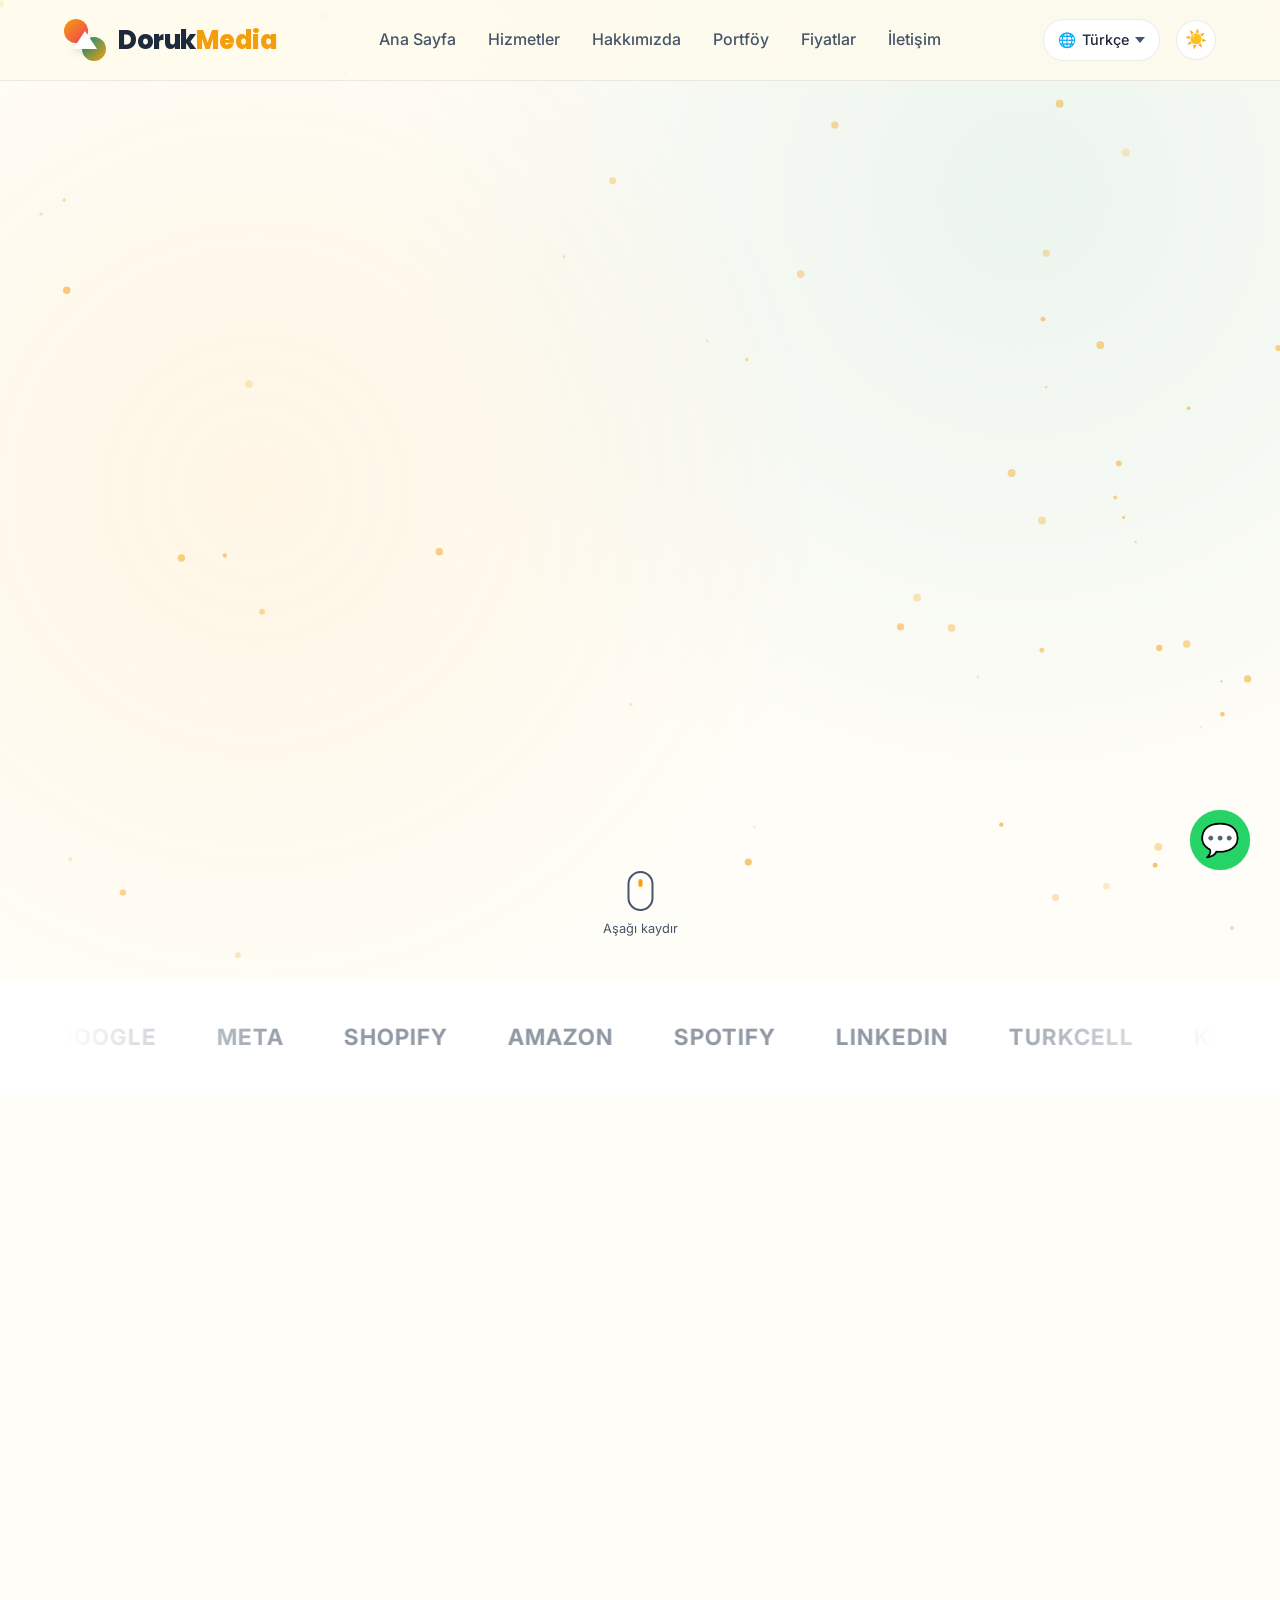
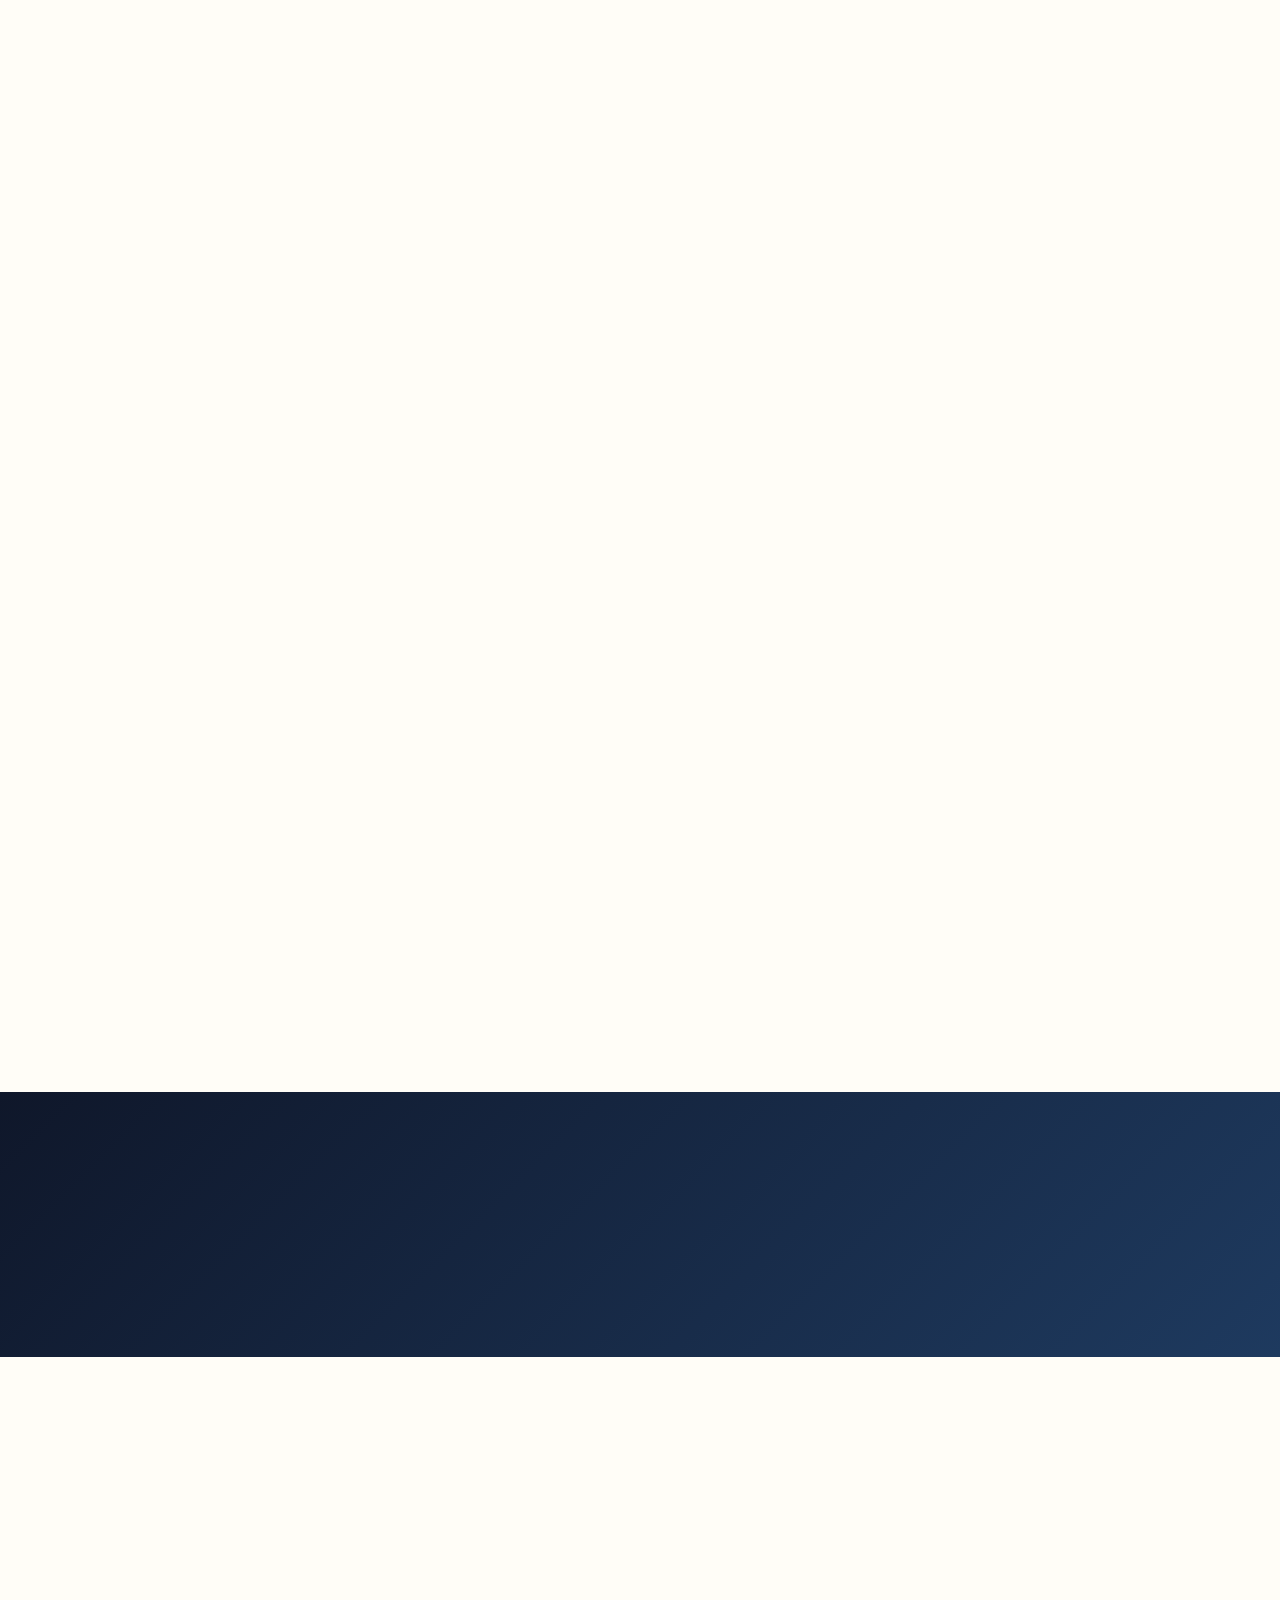
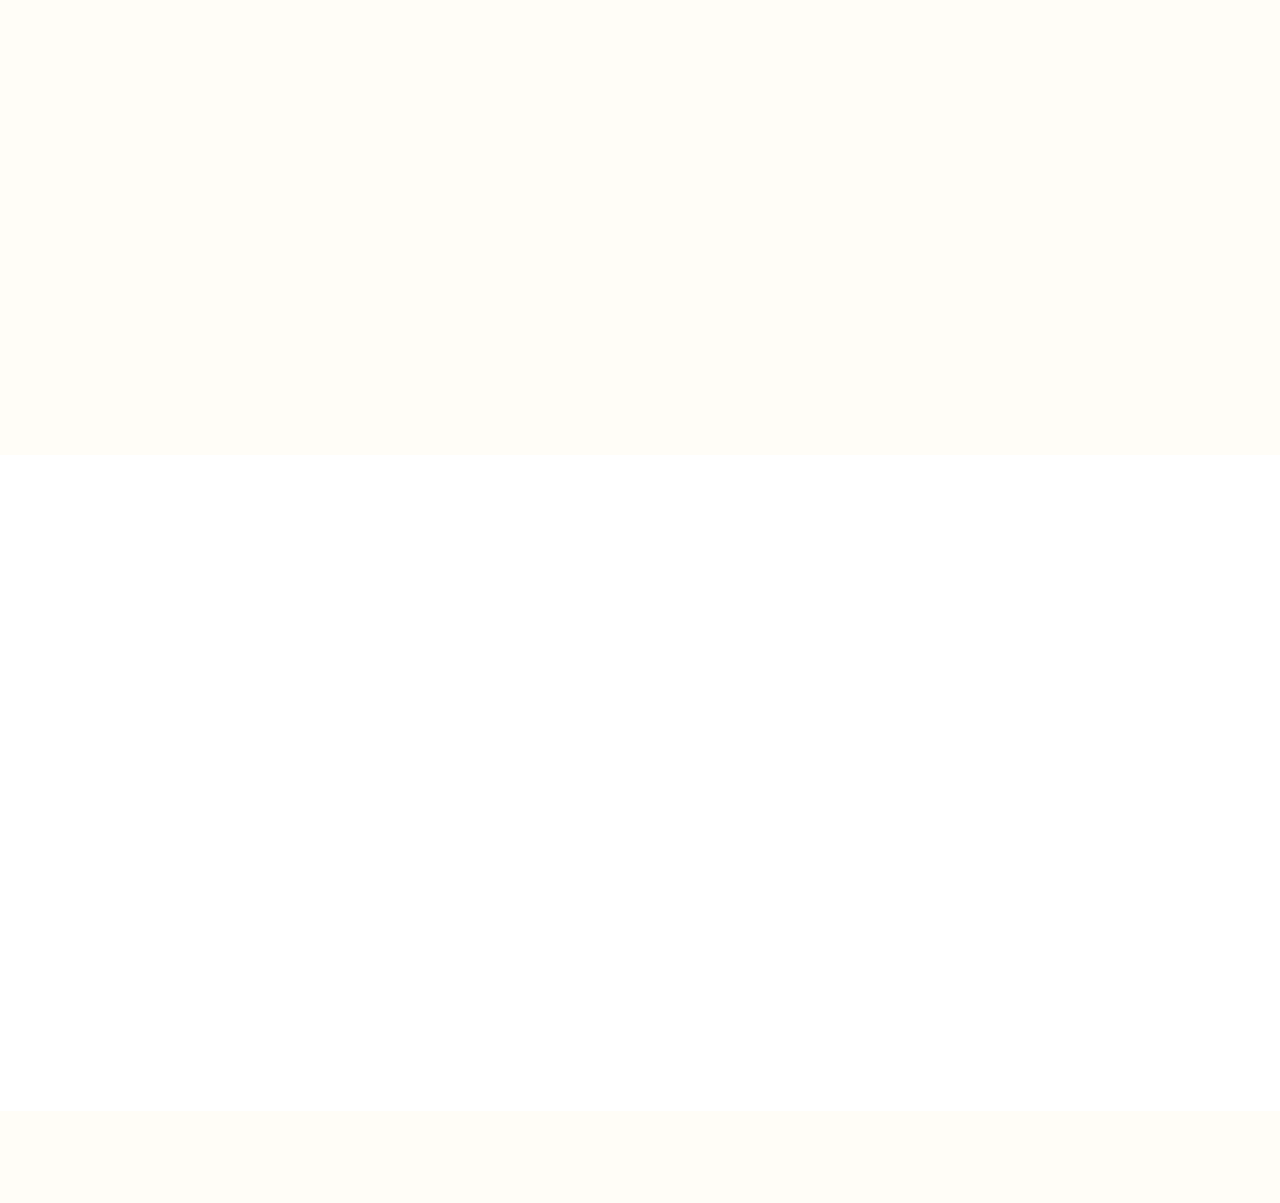
<file: index.html>
<!DOCTYPE html>
<html lang="tr">
<head>
    <meta charset="UTF-8">
    <meta name="viewport" content="width=device-width, initial-scale=1.0">
    <meta http-equiv="refresh" content="0;url=./tr/">
    <link rel="canonical" href="./tr/">
    <title>Doruk Media | Kıbrıs Sosyal Medya Ajansı</title>
</head>
<body>
    <p>Yönlendiriliyorsunuz... <a href="./tr/">Buraya tıklayın</a>.</p>
</body>
</html>
</file>
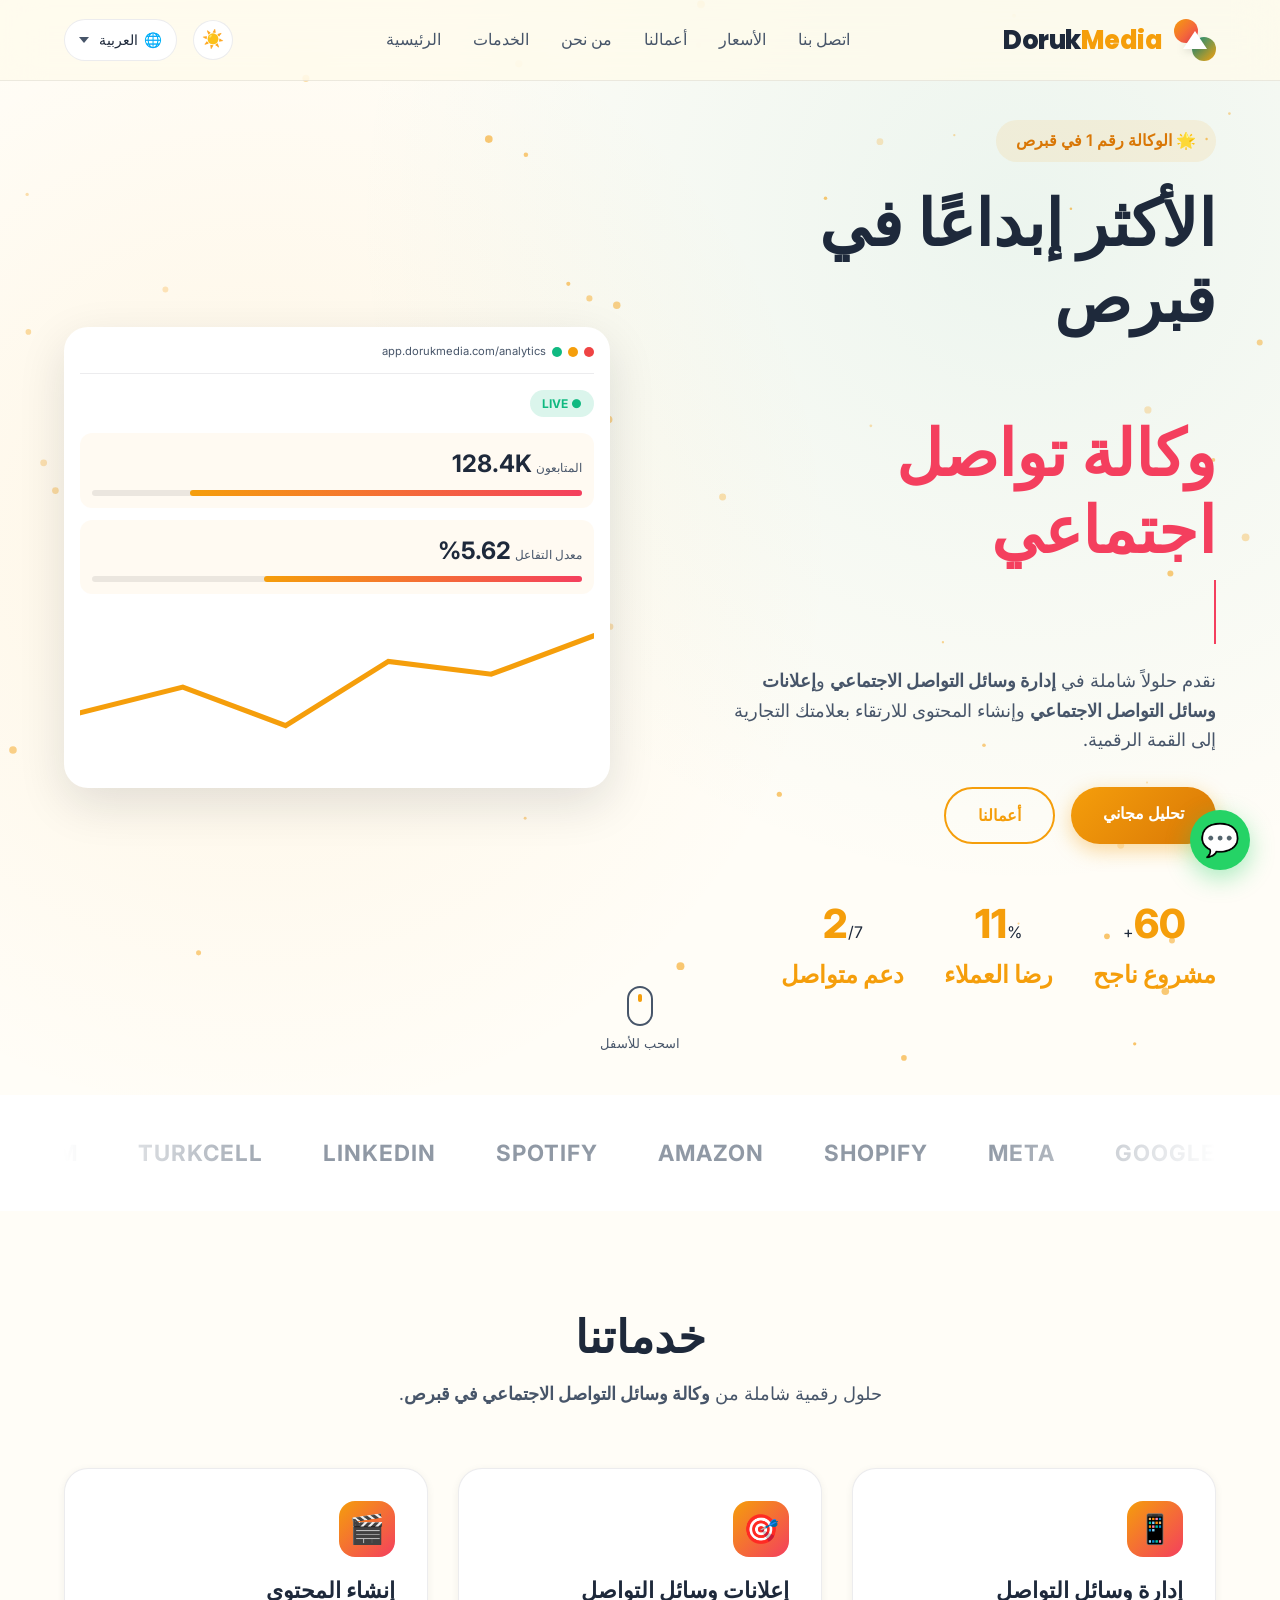
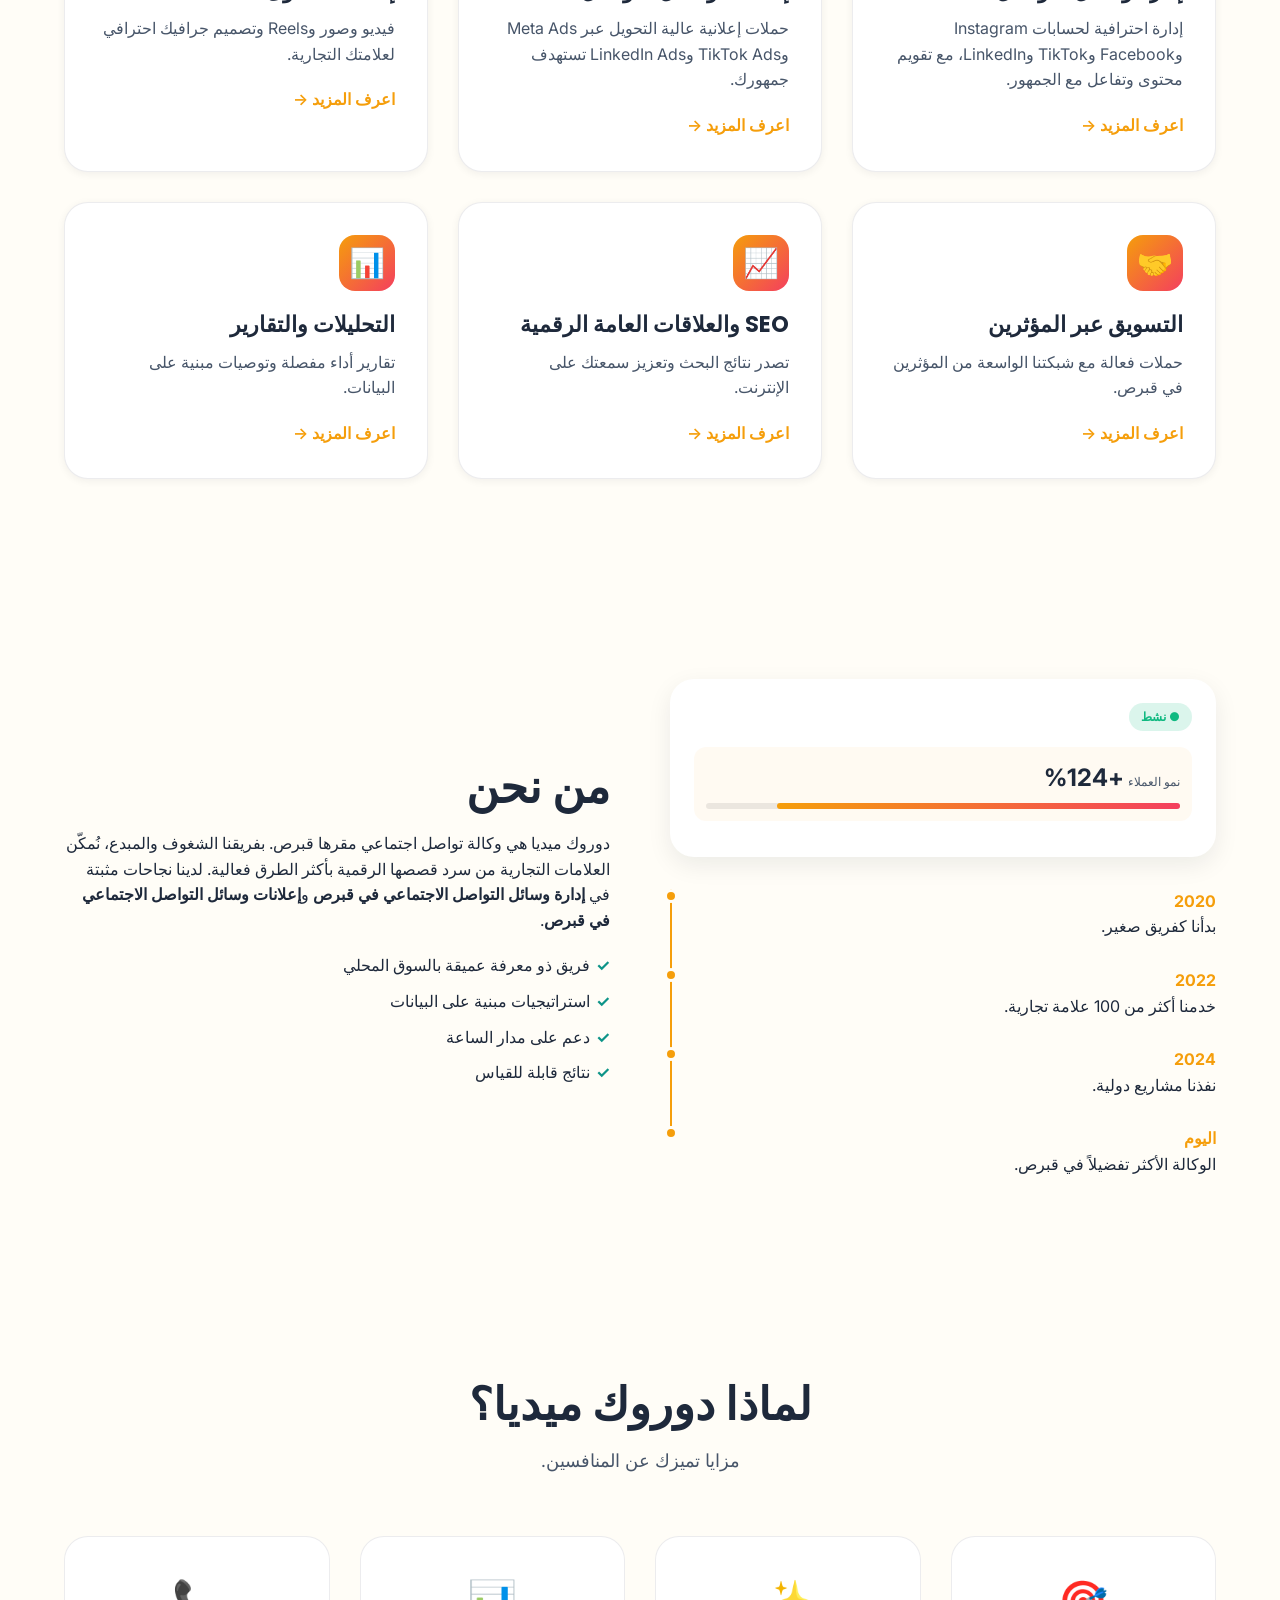
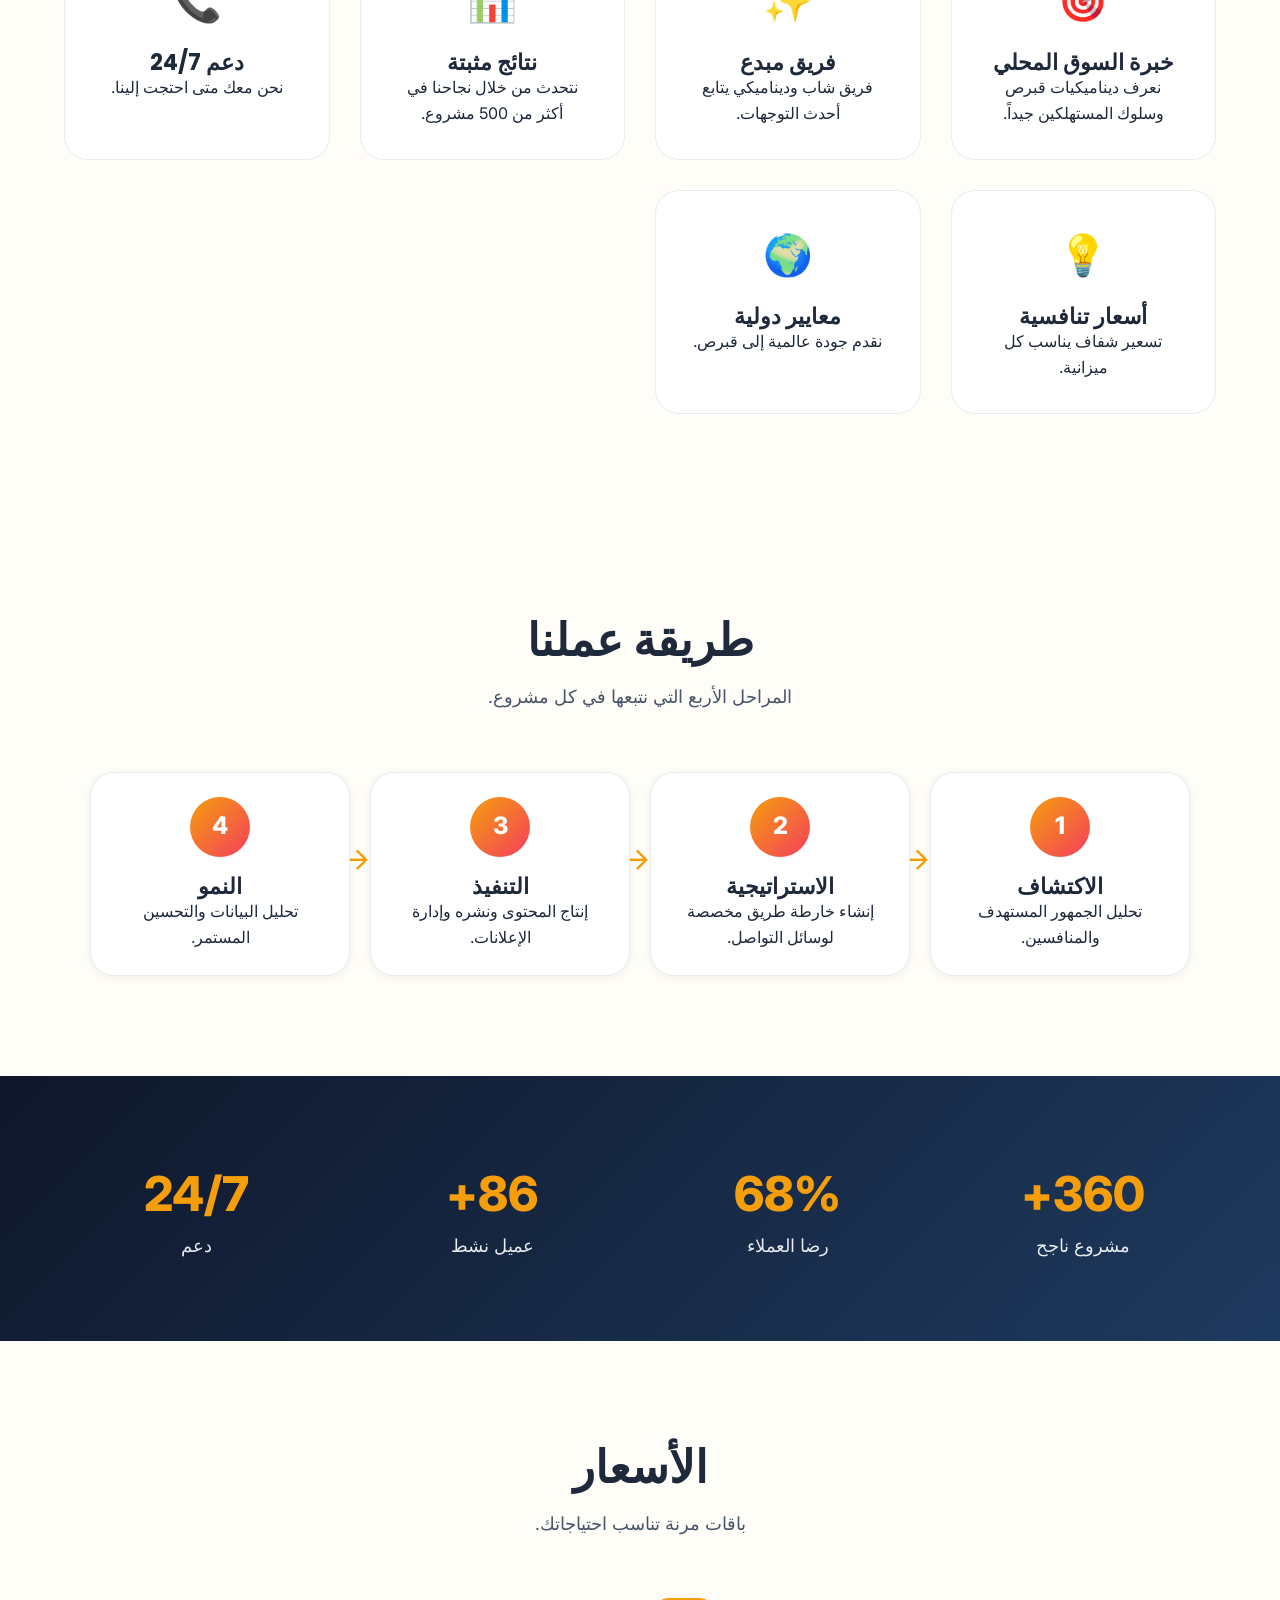
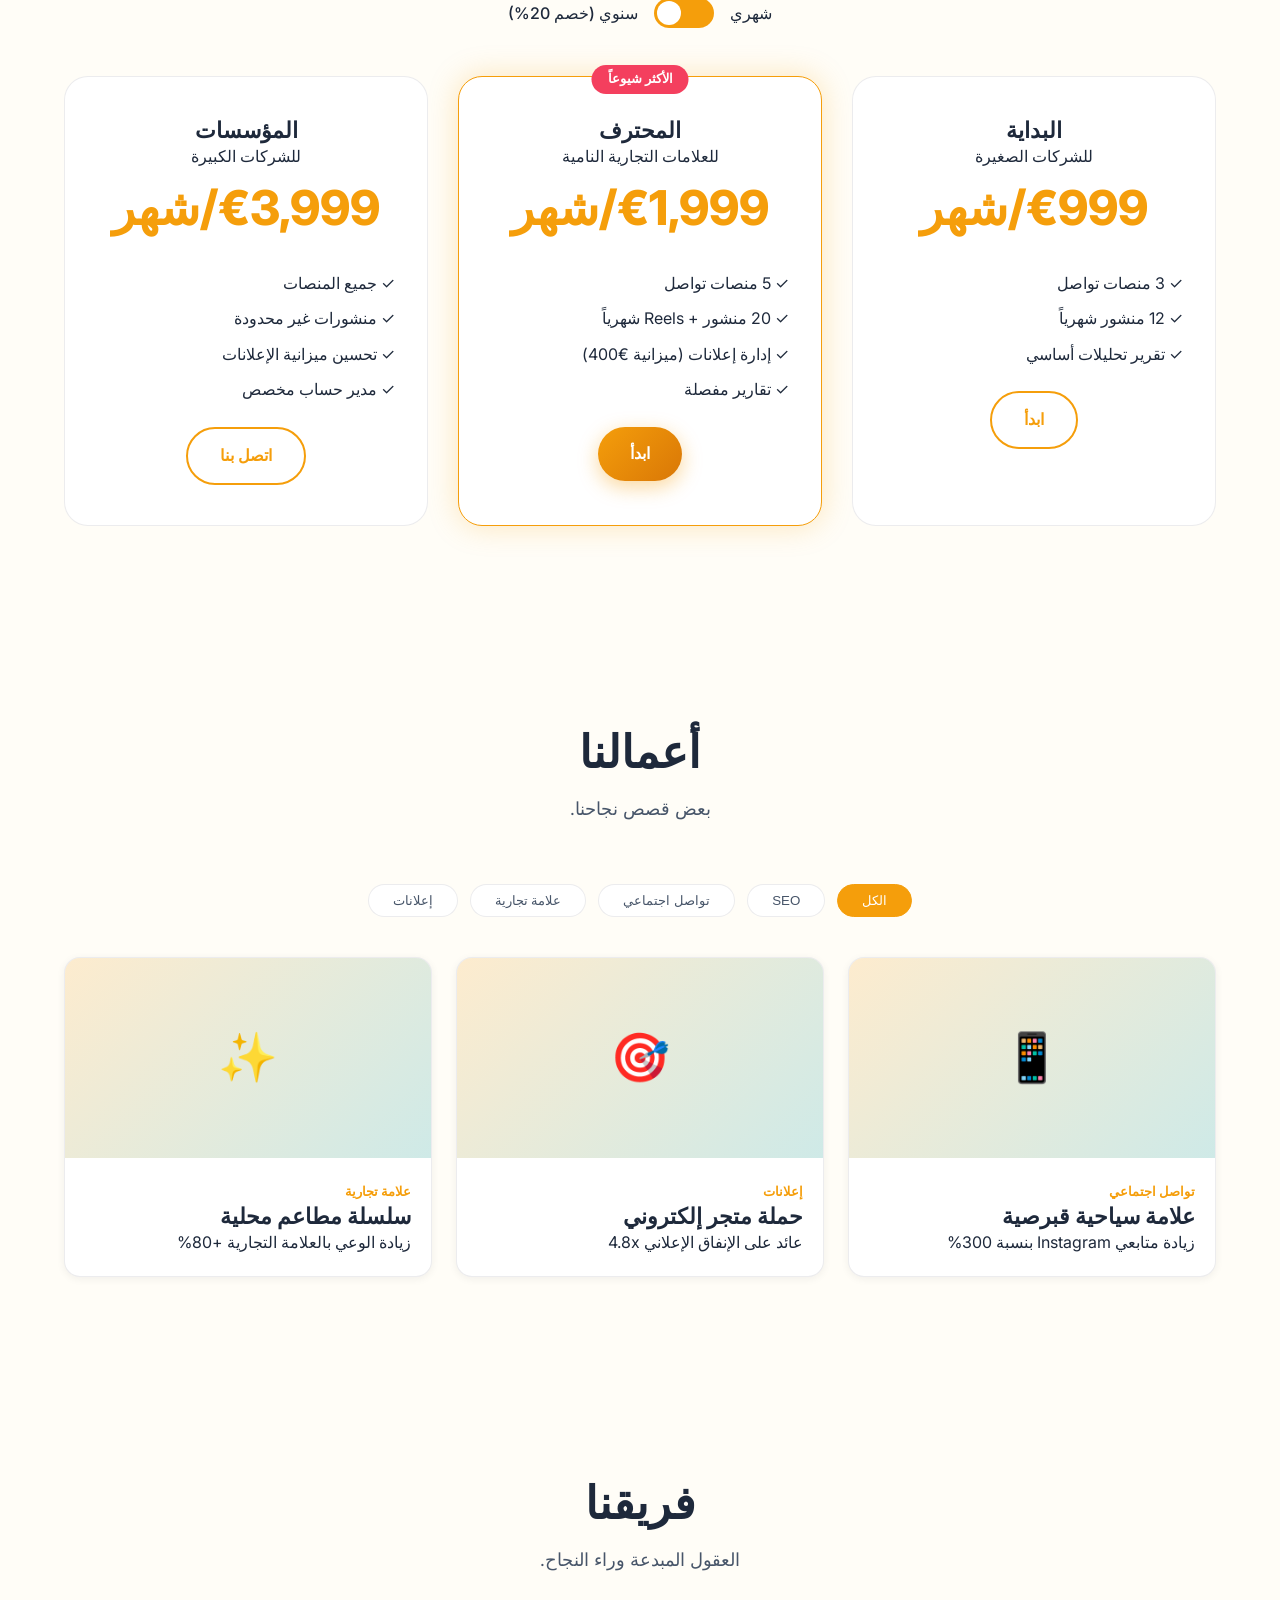
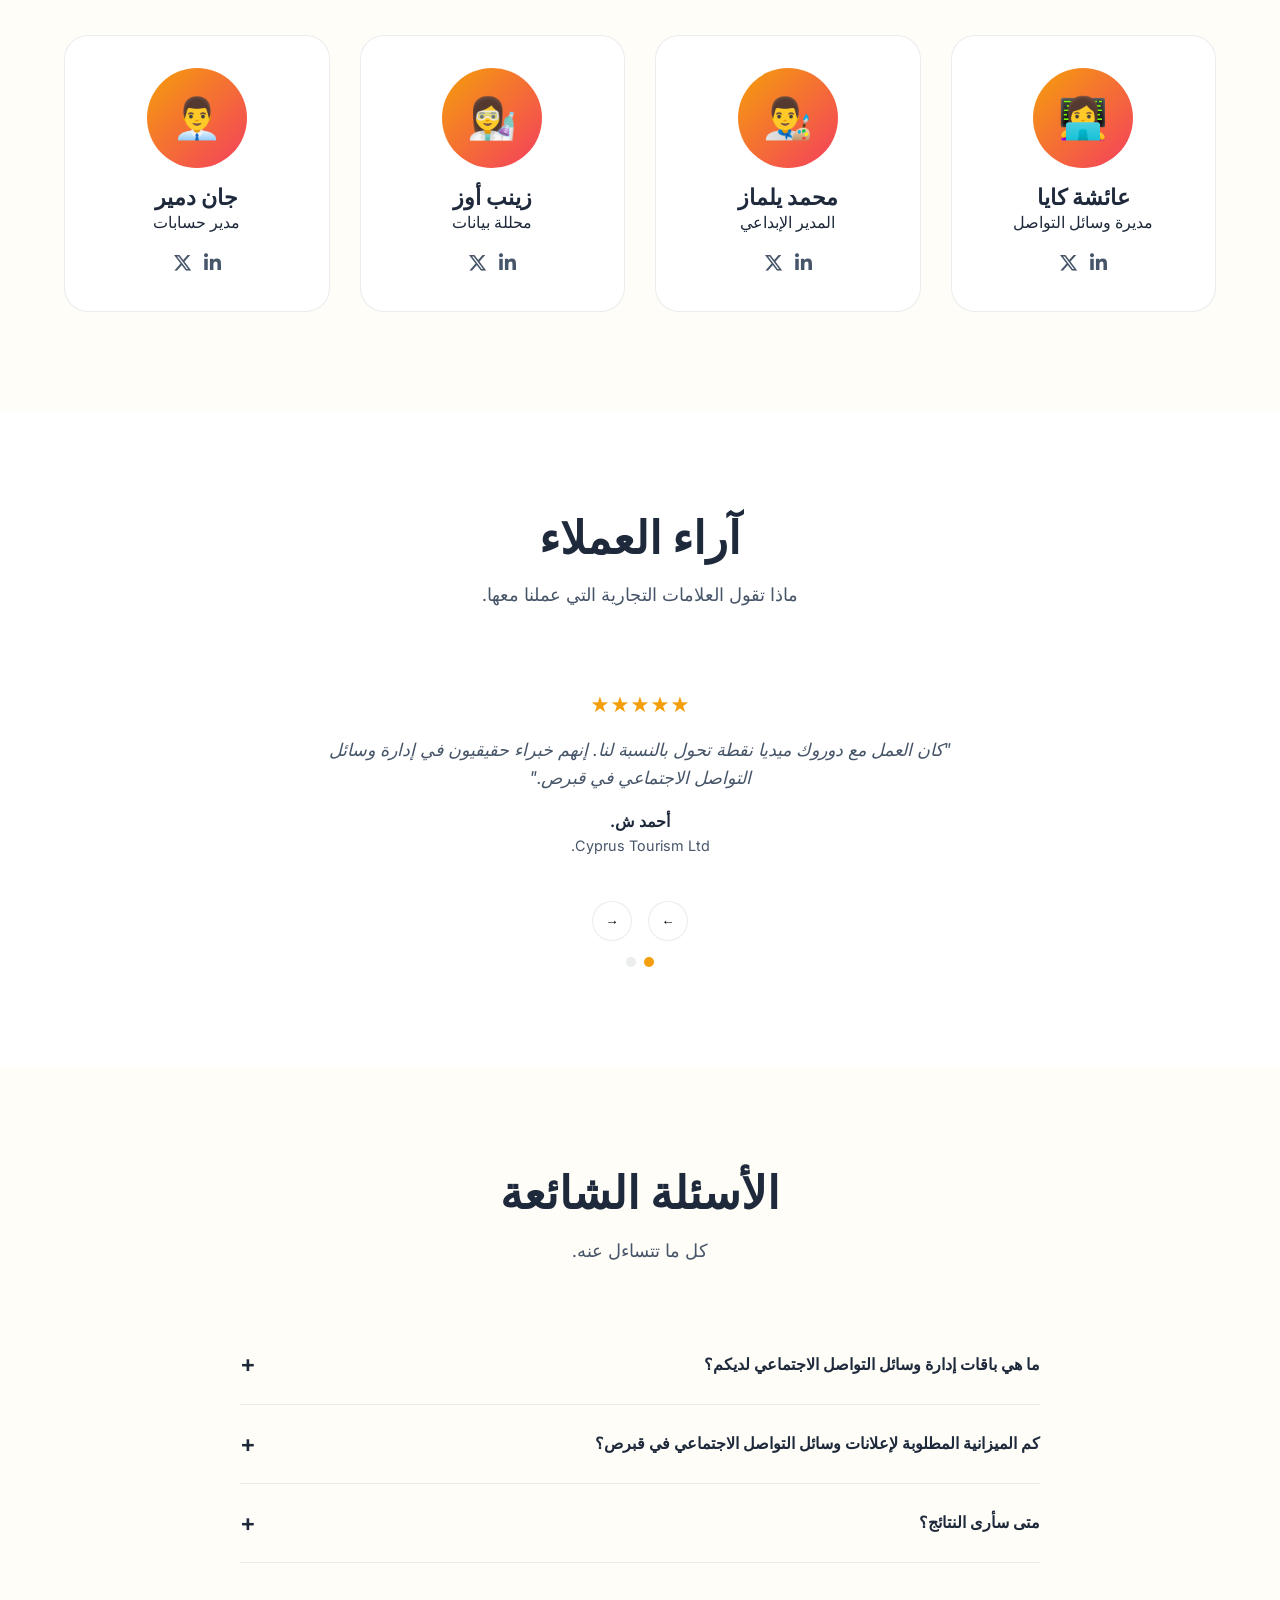
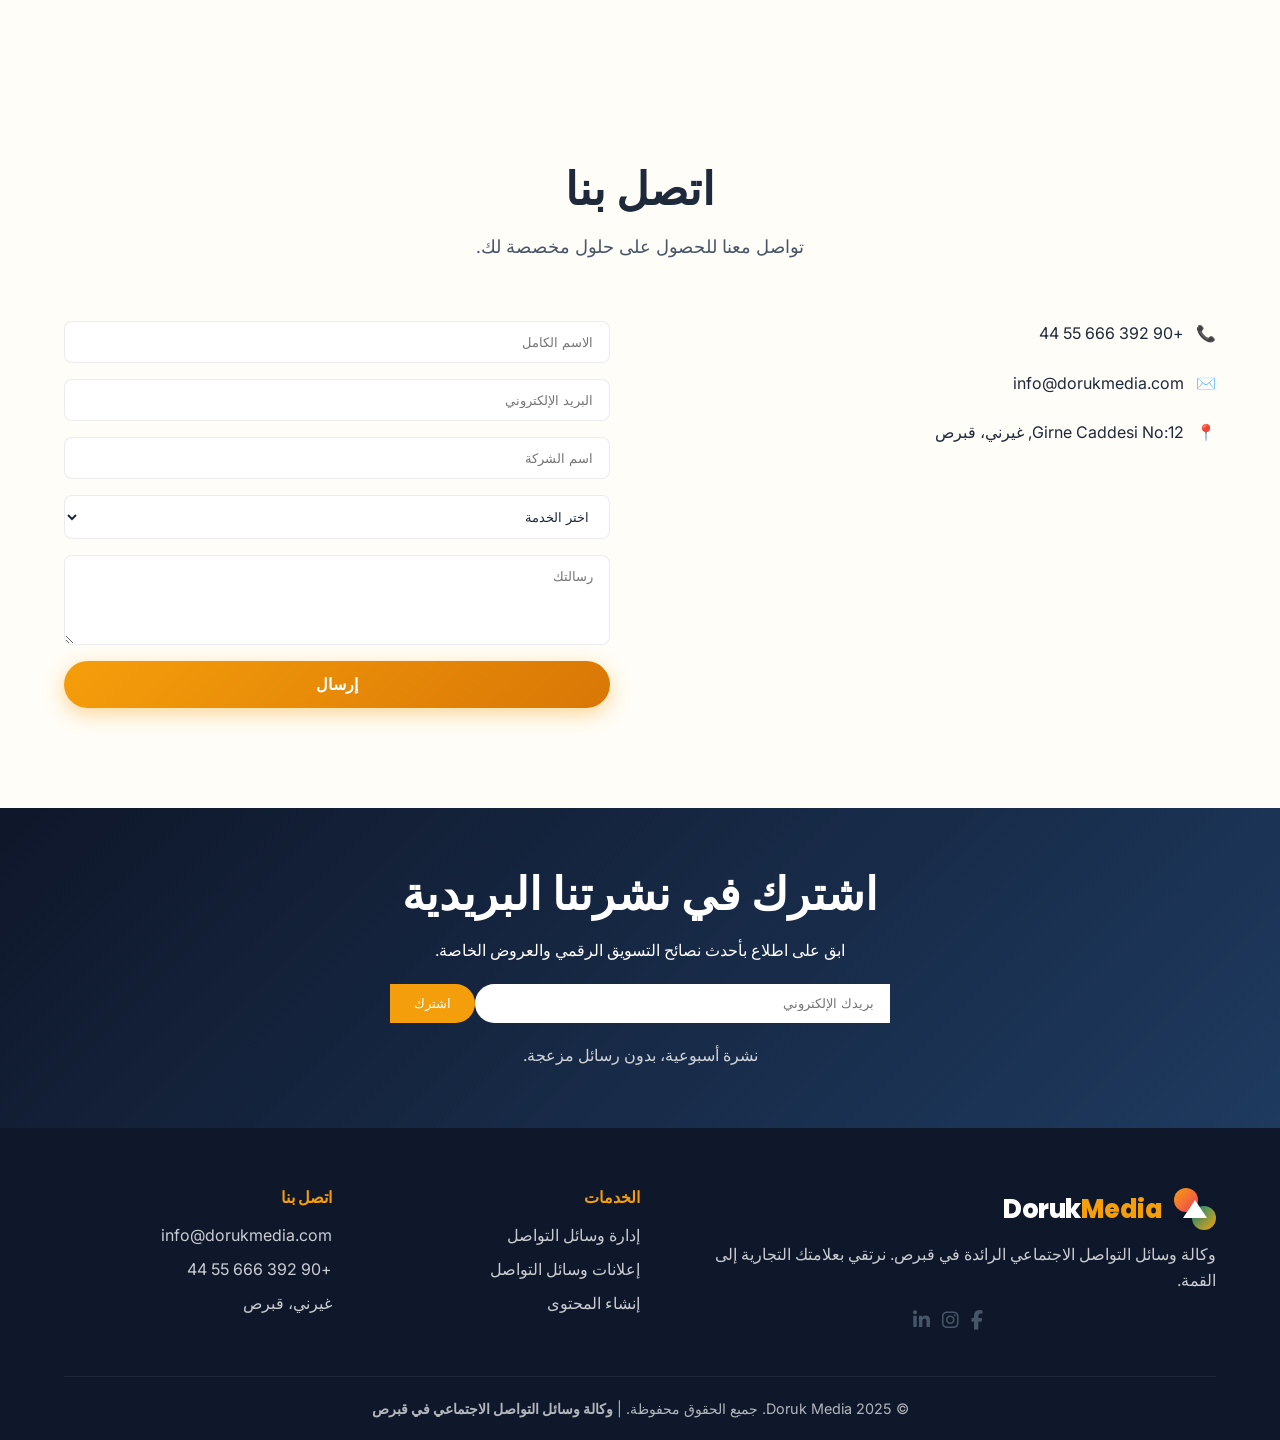
<file: ar/index.html>
<!DOCTYPE html>
<html lang="ar" dir="rtl">
<head>
    <meta charset="UTF-8">
    <meta name="viewport" content="width=device-width, initial-scale=1.0">
    <title>وكالة وسائل التواصل الاجتماعي في قبرص | دوروك ميديا - تصل إلى القمة الرقمية</title>
    <meta name="description" content="وكالة وسائل التواصل الاجتماعي الرائدة في قبرص دوروك ميديا؛ نقدم إدارة وسائل التواصل الاجتماعي، الإعلانات، إنشاء المحتوى والتسويق عبر المؤثرين. احصل على تحليل مجاني.">
    <meta name="keywords" content="وكالة وسائل التواصل الاجتماعي قبرص, إدارة وسائل التواصل الاجتماعي قبرص, إعلانات وسائل التواصل الاجتماعي قبرص, وكالة تواصل اجتماعي قبرص, التسويق الرقمي قبرص">
    <link rel="canonical" href="https://www.dorukmedia.com/ar/">
    <link rel="alternate" hreflang="tr" href="https://www.dorukmedia.com/tr/">
    <link rel="alternate" hreflang="en" href="https://www.dorukmedia.com/en/">
    <link rel="alternate" hreflang="ru" href="https://www.dorukmedia.com/ru/">
    <link rel="alternate" hreflang="ar" href="https://www.dorukmedia.com/ar/">
    <link rel="alternate" hreflang="x-default" href="https://www.dorukmedia.com/tr/">
    <meta property="og:title" content="وكالة وسائل التواصل الاجتماعي في قبرص | دوروك ميديا">
    <meta property="og:description" content="وكالة وسائل التواصل الاجتماعي الرائدة في قبرص.">
    <meta property="og:url" content="https://www.dorukmedia.com/ar/">
    <meta property="og:type" content="website">
    <script type="application/ld+json">
        {
            "@context": "https://schema.org",
            "@type": "LocalBusiness",
            "name": "دوروك ميديا",
            "description": "وكالة إدارة وسائل التواصل الاجتماعي والإعلان في قبرص",
            "url": "https://www.dorukmedia.com/ar/",
            "telephone": "+90 392 666 55 44",
            "address": { "@type": "PostalAddress", "streetAddress": "Girne Caddesi No:12", "addressLocality": "غيرني", "addressRegion": "قبرص", "postalCode": "99300", "addressCountry": "CY" },
            "openingHours": "Mo-Fr 09:00-18:00"
        }
    </script>
        <link rel="preconnect" href="https://fonts.googleapis.com">
        <link rel="preconnect" href="https://fonts.gstatic.com" crossorigin>
        <link href="https://fonts.googleapis.com/css2?family=Inter:wght@300;400;500;600;700;800;900&family=Poppins:wght@300;400;500;600;700;800;900&display=swap" rel="stylesheet">
        <link rel="stylesheet" href="https://cdnjs.cloudflare.com/ajax/libs/font-awesome/6.5.1/css/all.min.css">
        <link rel="stylesheet" href="../css/style.css">
        <style>
        /* RTL Fixes */
        html, body { overflow-x: hidden; }
        .lang-dropdown { right: auto; left: 0; }
        .header-actions { flex-direction: row-reverse; }
        .hero-buttons { justify-content: flex-start; }
        .hero-stats { justify-content: flex-start; }
        .nav-list { flex-direction: row-reverse; }
        .step-arrow { right: auto; left: -30px; }
        .arrow-down { margin-left: 0; margin-right: 4px; }
        .contact-form { direction: rtl; }
        .hero-content { text-align: right; }
        .section-header { text-align: center; }
        .about-right ul li { padding-left: 0; padding-right: 20px; text-align: right; }
        .about-right ul li::before { left: auto; right: 0; }
        .service-card { text-align: right; }
        .portfolio-info { text-align: right; }
        .team-card { text-align: center; }
        .testimonial-card { text-align: center; }
        .faq-question { text-align: right; }
        .faq-answer { text-align: right; }
        .footer-grid { text-align: right; }
        .newsletter { text-align: center; }
    
        /* Mobile RTL fixes */
        @media (max-width: 768px) {
        .hero-content { text-align: center; }
        .about-right ul li { text-align: center; padding-right: 0; }
        .about-right ul li::before { position: static; display: inline; margin-left: 6px; }
        }
    </style>
</head>
<body>
    <div class="progress-bar" id="progressBar"></div>
    
    <!-- HEADER -->
    <header class="header" id="header">
        <div class="container header-inner">
            <a href="#" class="logo">
                <div class="logo-icon">
                    <div class="logo-circle c1"></div>
                    <div class="logo-circle c2"></div>
                    <div class="logo-triangle"></div>
                </div>
                <span class="logo-text">Doruk<span class="logo-accent">Media</span></span>
            </a>
            <nav class="nav" id="nav">
                <ul class="nav-list">
                    <li><a href="#home">الرئيسية</a></li>
                    <li><a href="#services">الخدمات</a></li>
                    <li><a href="#about">من نحن</a></li>
                    <li><a href="#portfolio">أعمالنا</a></li>
                    <li><a href="#pricing">الأسعار</a></li>
                    <li><a href="#contact">اتصل بنا</a></li>
                </ul>
            </nav>
            <div class="header-actions">
                <div class="lang-switcher">
                    <div class="lang-current" id="langCurrent">
                        <span class="globe">🌐</span>
                        <span class="lang-name" id="langName">العربية</span>
                        <i class="arrow-down"></i>
                    </div>
                    <ul class="lang-dropdown" id="langDropdown">
                        <li data-lang="tr">🇹🇷 Türkçe</li>
                        <li data-lang="en">🇬🇧 English</li>
                        <li data-lang="ru">🇷🇺 Русский</li>
                        <li data-lang="ar" class="active">🇸🇦 العربية</li>
                    </ul>
                </div>
                <button class="theme-toggle" id="themeToggle">
                    <span class="icon-sun">☀️</span>
                    <span class="icon-moon">🌙</span>
                </button>
                <button class="hamburger" id="hamburger">
                    <span></span><span></span><span></span>
                </button>
            </div>
        </div>
    </header>

    <!-- HERO -->
    <section class="hero" id="home">
        <canvas id="particleCanvas"></canvas>
        <div class="container hero-grid">
            <div class="hero-content reveal">
                <span class="badge">🌟 الوكالة رقم 1 في قبرص</span>
                <h1>
                    <span class="static-text">الأكثر إبداعًا في قبرص</span><br>
                    <span class="dynamic-text" id="typewriter"></span><span class="typewriter-cursor"></span>
                </h1>
                <p class="hero-description">نقدم حلولاً شاملة في <strong>إدارة وسائل التواصل الاجتماعي</strong> و<strong>إعلانات وسائل التواصل الاجتماعي</strong> وإنشاء المحتوى للارتقاء بعلامتك التجارية إلى القمة الرقمية.</p>
                <div class="hero-buttons">
                    <a href="#contact" class="btn btn-primary">تحليل مجاني</a>
                    <a href="#portfolio" class="btn btn-outline">أعمالنا</a>
                </div>
                <div class="hero-stats">
                    <div class="stat">
                        <span class="stat-number" data-count="500">0</span><span>+</span>
                        <span class="stat-label">مشروع ناجح</span>
                    </div>
                    <div class="stat">
                        <span class="stat-number" data-count="98">0</span><span>%</span>
                        <span class="stat-label">رضا العملاء</span>
                    </div>
                    <div class="stat">
                        <span class="stat-number" data-count="24">0</span><span>/7</span>
                        <span class="stat-label">دعم متواصل</span>
                    </div>
                </div>
            </div>
            <div class="hero-visual reveal">
                <div class="dashboard-mockup">
                    <div class="browser-bar">
                        <span class="dot red"></span><span class="dot yellow"></span><span class="dot green"></span>
                        <span class="url">app.dorukmedia.com/analytics</span>
                    </div>
                    <div class="dashboard-content">
                        <div class="live-badge">● LIVE</div>
                        <div class="metric-card">
                            <span class="metric-label">المتابعون</span>
                            <span class="metric-value">128.4K</span>
                            <div class="metric-bar"><div class="fill" style="width:80%"></div></div>
                        </div>
                        <div class="metric-card">
                            <span class="metric-label">معدل التفاعل</span>
                            <span class="metric-value">5.62%</span>
                            <div class="metric-bar"><div class="fill" style="width:65%"></div></div>
                        </div>
                        <div class="chart-area">
                            <svg viewBox="0 0 200 60">
                                <polyline class="chart-line" points="0,40 40,30 80,45 120,20 160,25 200,10"/>
                            </svg>
                        </div>
                    </div>
                </div>
            </div>
        </div>
        <div class="scroll-indicator">
            <div class="mouse"><div class="wheel"></div></div>
            <span>اسحب للأسفل</span>
        </div>
    </section>

    <!-- TRUSTED -->
    <section class="trusted">
        <div class="container">
            <div class="marquee">
                <div class="marquee-track">
                    <span>GOOGLE</span><span>META</span><span>SHOPIFY</span><span>AMAZON</span>
                    <span>SPOTIFY</span><span>LINKEDIN</span><span>TURKCELL</span><span>KKTC TELSIM</span>
                    <span>GOOGLE</span><span>META</span><span>SHOPIFY</span><span>AMAZON</span>
                </div>
            </div>
        </div>
    </section>

    <!-- SERVICES -->
    <section id="services">
        <div class="container">
            <div class="section-header reveal">
                <h2>خدماتنا</h2>
                <p>حلول رقمية شاملة من <strong>وكالة وسائل التواصل الاجتماعي في قبرص</strong>.</p>
            </div>
            <div class="services-grid">
                <div class="service-card reveal">
                    <div class="service-icon">📱</div>
                    <h3>إدارة وسائل التواصل</h3>
                    <p>إدارة احترافية لحسابات Instagram وFacebook وTikTok وLinkedIn، مع تقويم محتوى وتفاعل مع الجمهور.</p>
                    <span class="learn-more">اعرف المزيد →</span>
                </div>
                <div class="service-card reveal">
                    <div class="service-icon">🎯</div>
                    <h3>إعلانات وسائل التواصل</h3>
                    <p>حملات إعلانية عالية التحويل عبر Meta Ads وTikTok Ads وLinkedIn Ads تستهدف جمهورك.</p>
                    <span class="learn-more">اعرف المزيد →</span>
                </div>
                <div class="service-card reveal">
                    <div class="service-icon">🎬</div>
                    <h3>إنشاء المحتوى</h3>
                    <p>فيديو وصور وReels وتصميم جرافيك احترافي لعلامتك التجارية.</p>
                    <span class="learn-more">اعرف المزيد →</span>
                </div>
                <div class="service-card reveal">
                    <div class="service-icon">🤝</div>
                    <h3>التسويق عبر المؤثرين</h3>
                    <p>حملات فعالة مع شبكتنا الواسعة من المؤثرين في قبرص.</p>
                    <span class="learn-more">اعرف المزيد →</span>
                </div>
                <div class="service-card reveal">
                    <div class="service-icon">📈</div>
                    <h3>SEO والعلاقات العامة الرقمية</h3>
                    <p>تصدر نتائج البحث وتعزيز سمعتك على الإنترنت.</p>
                    <span class="learn-more">اعرف المزيد →</span>
                </div>
                <div class="service-card reveal">
                    <div class="service-icon">📊</div>
                    <h3>التحليلات والتقارير</h3>
                    <p>تقارير أداء مفصلة وتوصيات مبنية على البيانات.</p>
                    <span class="learn-more">اعرف المزيد →</span>
                </div>
            </div>
        </div>
    </section>
    <div class="modal-overlay" id="serviceModal">
        <div class="modal-content">
            <button class="modal-close">✕</button>
            <h3 id="modalTitle">اسم الخدمة</h3>
            <p id="modalDescription">وصف الخدمة هنا.</p>
        </div>
    </div>

    <!-- ABOUT -->
    <section id="about">
        <div class="container about-grid">
            <div class="about-left reveal">
                <div class="analytics-card">
                    <div class="live-badge">● نشط</div>
                    <div class="metric-card">
                        <span class="metric-label">نمو العملاء</span>
                        <span class="metric-value">+124%</span>
                        <div class="metric-bar"><div class="fill" style="width:85%"></div></div>
                    </div>
                </div>
                <div class="timeline">
                    <div class="timeline-item"><div class="timeline-dot"></div><span class="timeline-year">2020</span><p>بدأنا كفريق صغير.</p></div>
                    <div class="timeline-item"><div class="timeline-dot"></div><span class="timeline-year">2022</span><p>خدمنا أكثر من 100 علامة تجارية.</p></div>
                    <div class="timeline-item"><div class="timeline-dot"></div><span class="timeline-year">2024</span><p>نفذنا مشاريع دولية.</p></div>
                    <div class="timeline-item"><div class="timeline-dot"></div><span class="timeline-year">اليوم</span><p>الوكالة الأكثر تفضيلاً في قبرص.</p></div>
                </div>
            </div>
            <div class="about-right reveal">
                <h2>من نحن</h2>
                <p>دوروك ميديا هي وكالة تواصل اجتماعي مقرها قبرص. بفريقنا الشغوف والمبدع، نُمكّن العلامات التجارية من سرد قصصها الرقمية بأكثر الطرق فعالية. لدينا نجاحات مثبتة في <strong>إدارة وسائل التواصل الاجتماعي في قبرص</strong> و<strong>إعلانات وسائل التواصل الاجتماعي في قبرص</strong>.</p>
                <ul>
                    <li>فريق ذو معرفة عميقة بالسوق المحلي</li>
                    <li>استراتيجيات مبنية على البيانات</li>
                    <li>دعم على مدار الساعة</li>
                    <li>نتائج قابلة للقياس</li>
                </ul>
            </div>
        </div>
    </section>

    <!-- WHY US -->
    <section id="why-us">
        <div class="container">
            <div class="section-header reveal">
                <h2>لماذا دوروك ميديا؟</h2>
                <p>مزايا تميزك عن المنافسين.</p>
            </div>
            <div class="why-grid">
                <div class="why-card reveal"><div class="why-icon">🎯</div><h3>خبرة السوق المحلي</h3><p>نعرف ديناميكيات قبرص وسلوك المستهلكين جيداً.</p></div>
                <div class="why-card reveal"><div class="why-icon">✨</div><h3>فريق مبدع</h3><p>فريق شاب وديناميكي يتابع أحدث التوجهات.</p></div>
                <div class="why-card reveal"><div class="why-icon">📊</div><h3>نتائج مثبتة</h3><p>نتحدث من خلال نجاحنا في أكثر من 500 مشروع.</p></div>
                <div class="why-card reveal"><div class="why-icon">📞</div><h3>دعم 24/7</h3><p>نحن معك متى احتجت إلينا.</p></div>
                <div class="why-card reveal"><div class="why-icon">💡</div><h3>أسعار تنافسية</h3><p>تسعير شفاف يناسب كل ميزانية.</p></div>
                <div class="why-card reveal"><div class="why-icon">🌍</div><h3>معايير دولية</h3><p>نقدم جودة عالمية إلى قبرص.</p></div>
            </div>
        </div>
    </section>

    <!-- PROCESS -->
    <section id="process">
        <div class="container">
            <div class="section-header reveal">
                <h2>طريقة عملنا</h2>
                <p>المراحل الأربع التي نتبعها في كل مشروع.</p>
            </div>
            <div class="process-steps">
                <div class="step-card reveal">
                    <div class="step-number">1</div>
                    <h3>الاكتشاف</h3>
                    <p>تحليل الجمهور المستهدف والمنافسين.</p>
                    <span class="step-arrow">→</span>
                </div>
                <div class="step-card reveal">
                    <div class="step-number">2</div>
                    <h3>الاستراتيجية</h3>
                    <p>إنشاء خارطة طريق مخصصة لوسائل التواصل.</p>
                    <span class="step-arrow">→</span>
                </div>
                <div class="step-card reveal">
                    <div class="step-number">3</div>
                    <h3>التنفيذ</h3>
                    <p>إنتاج المحتوى ونشره وإدارة الإعلانات.</p>
                    <span class="step-arrow">→</span>
                </div>
                <div class="step-card reveal">
                    <div class="step-number">4</div>
                    <h3>النمو</h3>
                    <p>تحليل البيانات والتحسين المستمر.</p>
                </div>
            </div>
        </div>
    </section>

    <!-- STATISTICS -->
    <section class="stats-section">
        <div class="container">
            <div class="stats-grid reveal">
                <div class="stat-item"><span class="number stat-number" data-count="500">0</span><span class="number">+</span><div class="label">مشروع ناجح</div></div>
                <div class="stat-item"><span class="number stat-number" data-count="95">0</span><span class="number">%</span><div class="label">رضا العملاء</div></div>
                <div class="stat-item"><span class="number stat-number" data-count="120">0</span><span class="number">+</span><div class="label">عميل نشط</div></div>
                <div class="stat-item"><span class="number">24/7</span><div class="label">دعم</div></div>
            </div>
        </div>
    </section>

    <!-- PRICING -->
    <section id="pricing">
        <div class="container">
            <div class="section-header reveal">
                <h2>الأسعار</h2>
                <p>باقات مرنة تناسب احتياجاتك.</p>
            </div>
            <div class="pricing-toggle reveal">
                <span>شهري</span>
                <div class="toggle-switch" id="pricingToggle"></div>
                <span>سنوي (خصم 20%)</span>
            </div>
            <div class="pricing-grid">
                <div class="pricing-card reveal">
                    <h3>البداية</h3>
                    <p>للشركات الصغيرة</p>
                    <div class="price monthly">€999<span>/شهر</span></div>
                    <div class="price yearly" style="display:none;">€799<span>/شهر</span></div>
                    <ul>
                        <li>✓ 3 منصات تواصل</li>
                        <li>✓ 12 منشور شهرياً</li>
                        <li>✓ تقرير تحليلات أساسي</li>
                    </ul>
                    <a href="#contact" class="btn btn-outline">ابدأ</a>
                </div>
                <div class="pricing-card popular reveal">
                    <div class="popular-badge">الأكثر شيوعاً</div>
                    <h3>المحترف</h3>
                    <p>للعلامات التجارية النامية</p>
                    <div class="price monthly">€1,999<span>/شهر</span></div>
                    <div class="price yearly" style="display:none;">€1,599<span>/شهر</span></div>
                    <ul>
                        <li>✓ 5 منصات تواصل</li>
                        <li>✓ 20 منشور + Reels شهرياً</li>
                        <li>✓ إدارة إعلانات (ميزانية €400)</li>
                        <li>✓ تقارير مفصلة</li>
                    </ul>
                    <a href="#contact" class="btn btn-primary">ابدأ</a>
                </div>
                <div class="pricing-card reveal">
                    <h3>المؤسسات</h3>
                    <p>للشركات الكبيرة</p>
                    <div class="price monthly">€3,999<span>/شهر</span></div>
                    <div class="price yearly" style="display:none;">€3,199<span>/شهر</span></div>
                    <ul>
                        <li>✓ جميع المنصات</li>
                        <li>✓ منشورات غير محدودة</li>
                        <li>✓ تحسين ميزانية الإعلانات</li>
                        <li>✓ مدير حساب مخصص</li>
                    </ul>
                    <a href="#contact" class="btn btn-outline">اتصل بنا</a>
                </div>
            </div>
        </div>
    </section>

    <!-- PORTFOLIO -->
    <section id="portfolio">
        <div class="container">
            <div class="section-header reveal">
                <h2>أعمالنا</h2>
                <p>بعض قصص نجاحنا.</p>
            </div>
            <div class="filter-buttons reveal">
                <button class="filter-btn active" data-filter="all">الكل</button>
                <button class="filter-btn" data-filter="seo">SEO</button>
                <button class="filter-btn" data-filter="social">تواصل اجتماعي</button>
                <button class="filter-btn" data-filter="branding">علامة تجارية</button>
                <button class="filter-btn" data-filter="ads">إعلانات</button>
            </div>
            <div class="portfolio-grid">
                <div class="portfolio-item reveal" data-category="social">
                    <div class="portfolio-img">📱</div>
                    <div class="portfolio-info">
                        <span class="portfolio-category">تواصل اجتماعي</span>
                        <h3>علامة سياحية قبرصية</h3>
                        <p>زيادة متابعي Instagram بنسبة 300%</p>
                    </div>
                </div>
                <div class="portfolio-item reveal" data-category="ads">
                    <div class="portfolio-img">🎯</div>
                    <div class="portfolio-info">
                        <span class="portfolio-category">إعلانات</span>
                        <h3>حملة متجر إلكتروني</h3>
                        <p>عائد على الإنفاق الإعلاني 4.8x</p>
                    </div>
                </div>
                <div class="portfolio-item reveal" data-category="branding">
                    <div class="portfolio-img">✨</div>
                    <div class="portfolio-info">
                        <span class="portfolio-category">علامة تجارية</span>
                        <h3>سلسلة مطاعم محلية</h3>
                        <p>زيادة الوعي بالعلامة التجارية +80%</p>
                    </div>
                </div>
            </div>
        </div>
    </section>

    <!-- TEAM -->
    <section id="team">
        <div class="container">
            <div class="section-header reveal">
                <h2>فريقنا</h2>
                <p>العقول المبدعة وراء النجاح.</p>
            </div>
            <div class="team-grid">
                <div class="team-card reveal">
                    <div class="team-avatar">👩‍💻</div>
                    <h3>عائشة كايا</h3>
                    <p>مديرة وسائل التواصل</p>
                    <div class="social-links">
                        <a href="#"><i class="fab fa-linkedin-in"></i></a>
                        <a href="#"><i class="fab fa-x-twitter"></i></a>
                    </div>
                </div>
                <div class="team-card reveal">
                    <div class="team-avatar">👨‍🎨</div>
                    <h3>محمد يلماز</h3>
                    <p>المدير الإبداعي</p>
                    <div class="social-links">
                        <a href="#"><i class="fab fa-linkedin-in"></i></a>
                        <a href="#"><i class="fab fa-x-twitter"></i></a>
                    </div>
                </div>
                <div class="team-card reveal">
                    <div class="team-avatar">👩‍🔬</div>
                    <h3>زينب أوز</h3>
                    <p>محللة بيانات</p>
                    <div class="social-links">
                        <a href="#"><i class="fab fa-linkedin-in"></i></a>
                        <a href="#"><i class="fab fa-x-twitter"></i></a>
                    </div>
                </div>
                <div class="team-card reveal">
                    <div class="team-avatar">👨‍💼</div>
                    <h3>جان دمير</h3>
                    <p>مدير حسابات</p>
                    <div class="social-links">
                        <a href="#"><i class="fab fa-linkedin-in"></i></a>
                        <a href="#"><i class="fab fa-x-twitter"></i></a>
                    </div>
                </div>
            </div>
        </div>
    </section>

    <!-- TESTIMONIALS -->
    <section id="testimonials" class="testimonials">
        <div class="container">
            <div class="section-header reveal">
                <h2>آراء العملاء</h2>
                <p>ماذا تقول العلامات التجارية التي عملنا معها.</p>
            </div>
            <div class="carousel reveal">
                <div class="carousel-track">
                    <div class="testimonial-card">
                        <div class="testimonial-stars">★★★★★</div>
                        <p class="testimonial-text">"كان العمل مع دوروك ميديا نقطة تحول بالنسبة لنا. إنهم خبراء حقيقيون في إدارة وسائل التواصل الاجتماعي في قبرص."</p>
                        <p class="testimonial-author">أحمد ش.</p>
                        <p class="testimonial-company">Cyprus Tourism Ltd.</p>
                    </div>
                    <div class="testimonial-card">
                        <div class="testimonial-stars">★★★★★</div>
                        <p class="testimonial-text">"تضاعفت مبيعاتنا بفضل حملات إعلانات وسائل التواصل الاجتماعي في قبرص. فريق رائع!"</p>
                        <p class="testimonial-author">إيلينا م.</p>
                        <p class="testimonial-company">متجر أزياء</p>
                    </div>
                </div>
                <div class="carousel-controls">
                    <button id="carousel-prev">←</button>
                    <button id="carousel-next">→</button>
                </div>
                <div class="carousel-dots"></div>
            </div>
        </div>
    </section>

    <!-- FAQ -->
    <section id="faq">
        <div class="container">
            <div class="section-header reveal">
                <h2>الأسئلة الشائعة</h2>
                <p>كل ما تتساءل عنه.</p>
            </div>
            <div class="faq-list reveal">
                <div class="faq-item">
                    <div class="faq-question">ما هي باقات إدارة وسائل التواصل الاجتماعي لديكم؟</div>
                    <div class="faq-answer"><p>لدينا باقات البداية والمحترف والمؤسسات. راجع قسم الأسعار للتفاصيل.</p></div>
                </div>
                <div class="faq-item">
                    <div class="faq-question">كم الميزانية المطلوبة لإعلانات وسائل التواصل الاجتماعي في قبرص؟</div>
                    <div class="faq-answer"><p>نحدد الميزانية بناءً على أهدافك. يمكنك الحصول على نتائج فعالة بدءاً من €400.</p></div>
                </div>
                <div class="faq-item">
                    <div class="faq-question">متى سأرى النتائج؟</div>
                    <div class="faq-answer"><p>النمو العضوي يظهر خلال 3-6 أشهر، بينما تجلب الإعلانات زيارات فورية.</p></div>
                </div>
            </div>
        </div>
    </section>

    <!-- CONTACT -->
    <section id="contact">
        <div class="container">
            <div class="section-header reveal">
                <h2>اتصل بنا</h2>
                <p>تواصل معنا للحصول على حلول مخصصة لك.</p>
            </div>
            <div class="contact-grid reveal">
                <div class="contact-info">
                    <div class="contact-info-item">📞 <span>+90 392 666 55 44</span></div>
                    <div class="contact-info-item">✉️ <span>info@dorukmedia.com</span></div>
                    <div class="contact-info-item">📍 <span>Girne Caddesi No:12, غيرني، قبرص</span></div>
                </div>
                <form class="contact-form" id="contactForm">
                    <input type="text" id="name" placeholder="الاسم الكامل" required>
                    <input type="email" id="email" placeholder="البريد الإلكتروني" required>
                    <input type="text" id="company" placeholder="اسم الشركة">
                    <select id="service">
                        <option value="">اختر الخدمة</option>
                        <option value="management">إدارة وسائل التواصل</option>
                        <option value="ads">إعلانات وسائل التواصل</option>
                        <option value="content">إنشاء المحتوى</option>
                        <option value="other">أخرى</option>
                    </select>
                    <textarea id="message" rows="4" placeholder="رسالتك"></textarea>
                    <button type="submit" class="btn btn-primary">إرسال</button>
                    <div class="success-message" id="formSuccess">✅ تم إرسال رسالتك بنجاح! سنرد عليك قريباً.</div>
                </form>
            </div>
        </div>
    </section>

    <!-- NEWSLETTER -->
    <section class="newsletter">
        <div class="container reveal">
            <h2>اشترك في نشرتنا البريدية</h2>
            <p>ابق على اطلاع بأحدث نصائح التسويق الرقمي والعروض الخاصة.</p>
            <form class="newsletter-form" id="newsletterForm">
                <input type="email" placeholder="بريدك الإلكتروني" required>
                <button type="submit">اشترك</button>
            </form>
            <p style="margin-top:12px; opacity:0.8;">نشرة أسبوعية، بدون رسائل مزعجة.</p>
        </div>
    </section>

    <!-- FOOTER -->
    <footer class="footer">
        <div class="container">
            <div class="footer-grid">
                <div>
                    <div class="logo" style="margin-bottom:12px;">
                        <div class="logo-icon">
                            <div class="logo-circle c1"></div><div class="logo-circle c2"></div><div class="logo-triangle"></div>
                        </div>
                        <span class="logo-text" style="color:white;">Doruk<span class="logo-accent">Media</span></span>
                    </div>
                    <p style="opacity:0.8;">وكالة وسائل التواصل الاجتماعي الرائدة في قبرص. نرتقي بعلامتك التجارية إلى القمة.</p>
                    <div class="social-links footer-social">
                        <a href="#" aria-label="Facebook"><i class="fab fa-facebook-f"></i></a>
                        <a href="#" aria-label="Instagram"><i class="fab fa-instagram"></i></a>
                        <a href="#" aria-label="LinkedIn"><i class="fab fa-linkedin-in"></i></a>
                    </div>
                </div>
                <div class="footer-links">
                    <h4>الخدمات</h4>
                    <ul>
                        <li><a href="#">إدارة وسائل التواصل</a></li>
                        <li><a href="#">إعلانات وسائل التواصل</a></li>
                        <li><a href="#">إنشاء المحتوى</a></li>
                    </ul>
                </div>
                <div class="footer-links">
                    <h4>اتصل بنا</h4>
                    <ul>
                        <li><a href="#">info@dorukmedia.com</a></li>
                        <li><a href="#">+90 392 666 55 44</a></li>
                        <li><a href="#">غيرني، قبرص</a></li>
                    </ul>
                </div>
            </div>
            <div class="footer-bottom">
                <p>© 2025 Doruk Media. جميع الحقوق محفوظة. | <strong>وكالة وسائل التواصل الاجتماعي في قبرص</strong></p>
            </div>
        </div>
    </footer>

    <a href="https://wa.me/903926665544" class="whatsapp-float" target="_blank">💬</a>
    <button class="back-to-top" id="backToTop">↑</button>

    <script src="../js/script.js"></script>
</body>
</html>
</file>
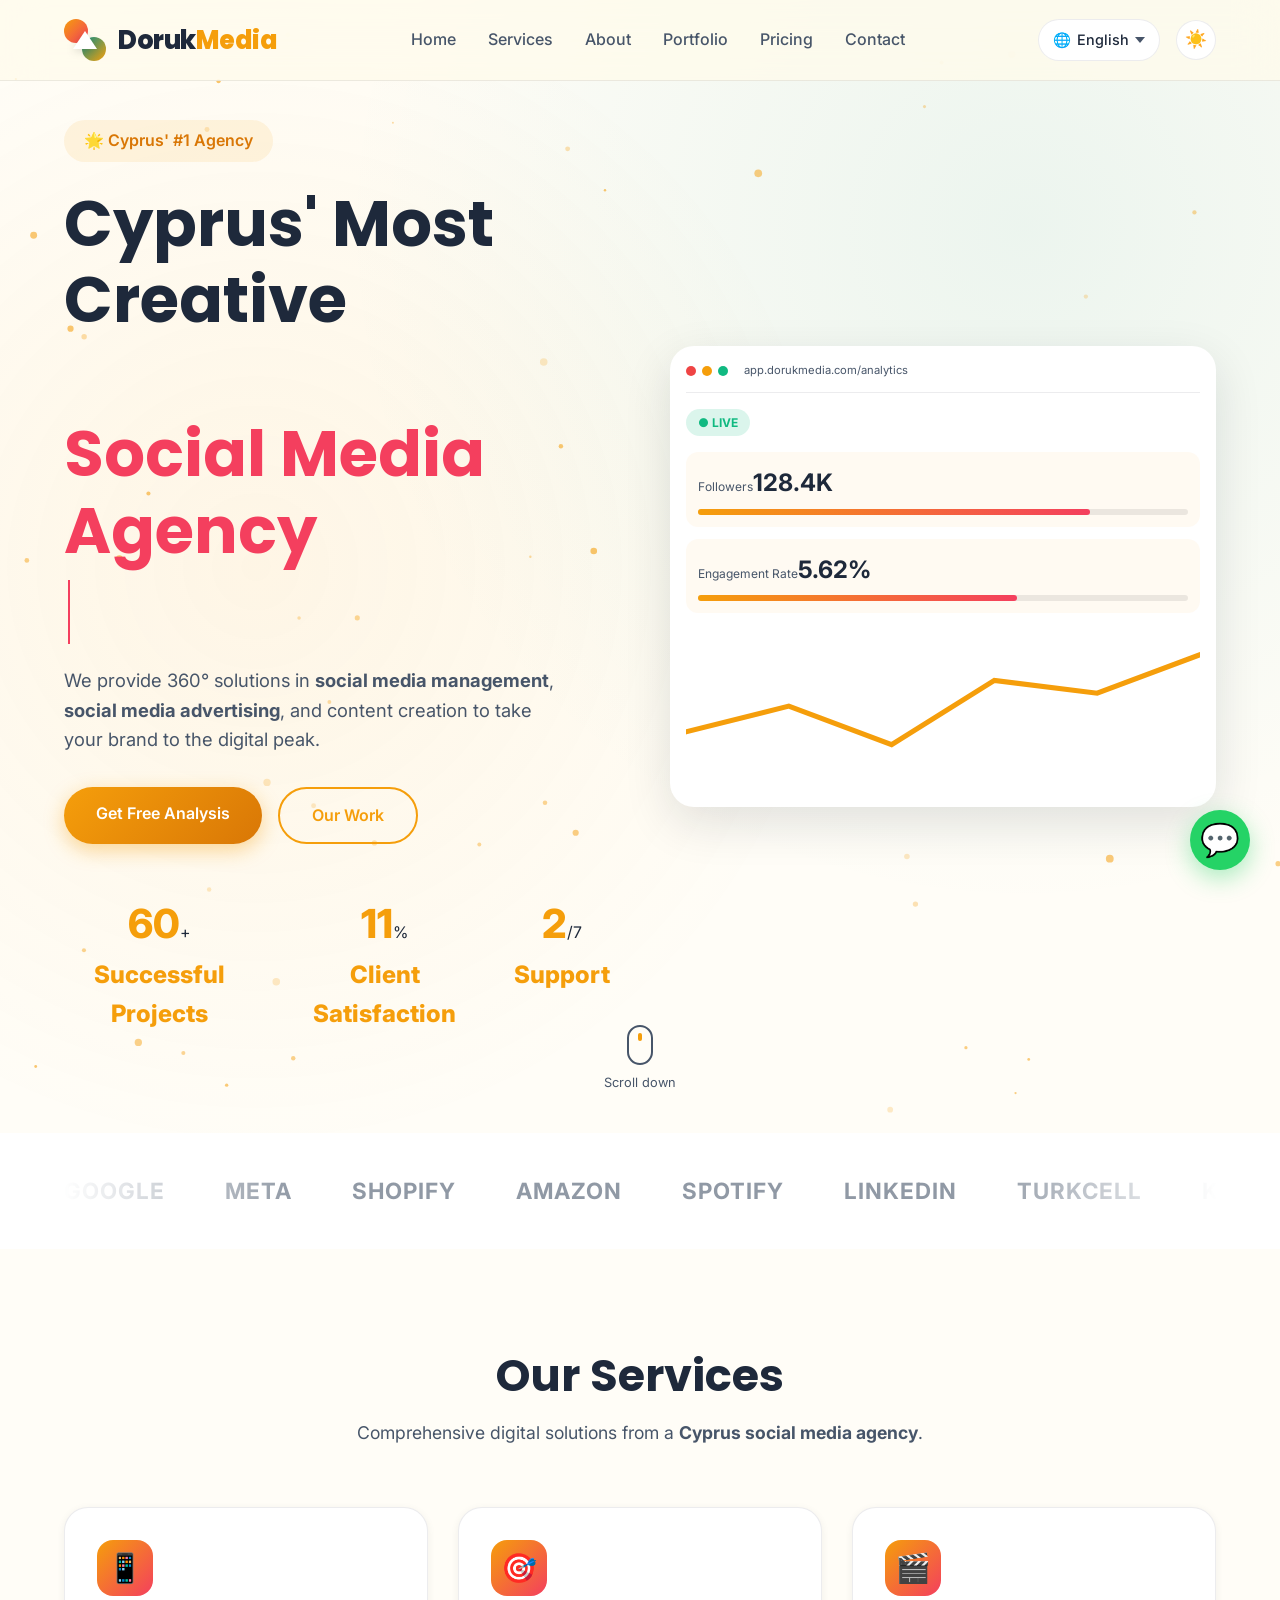
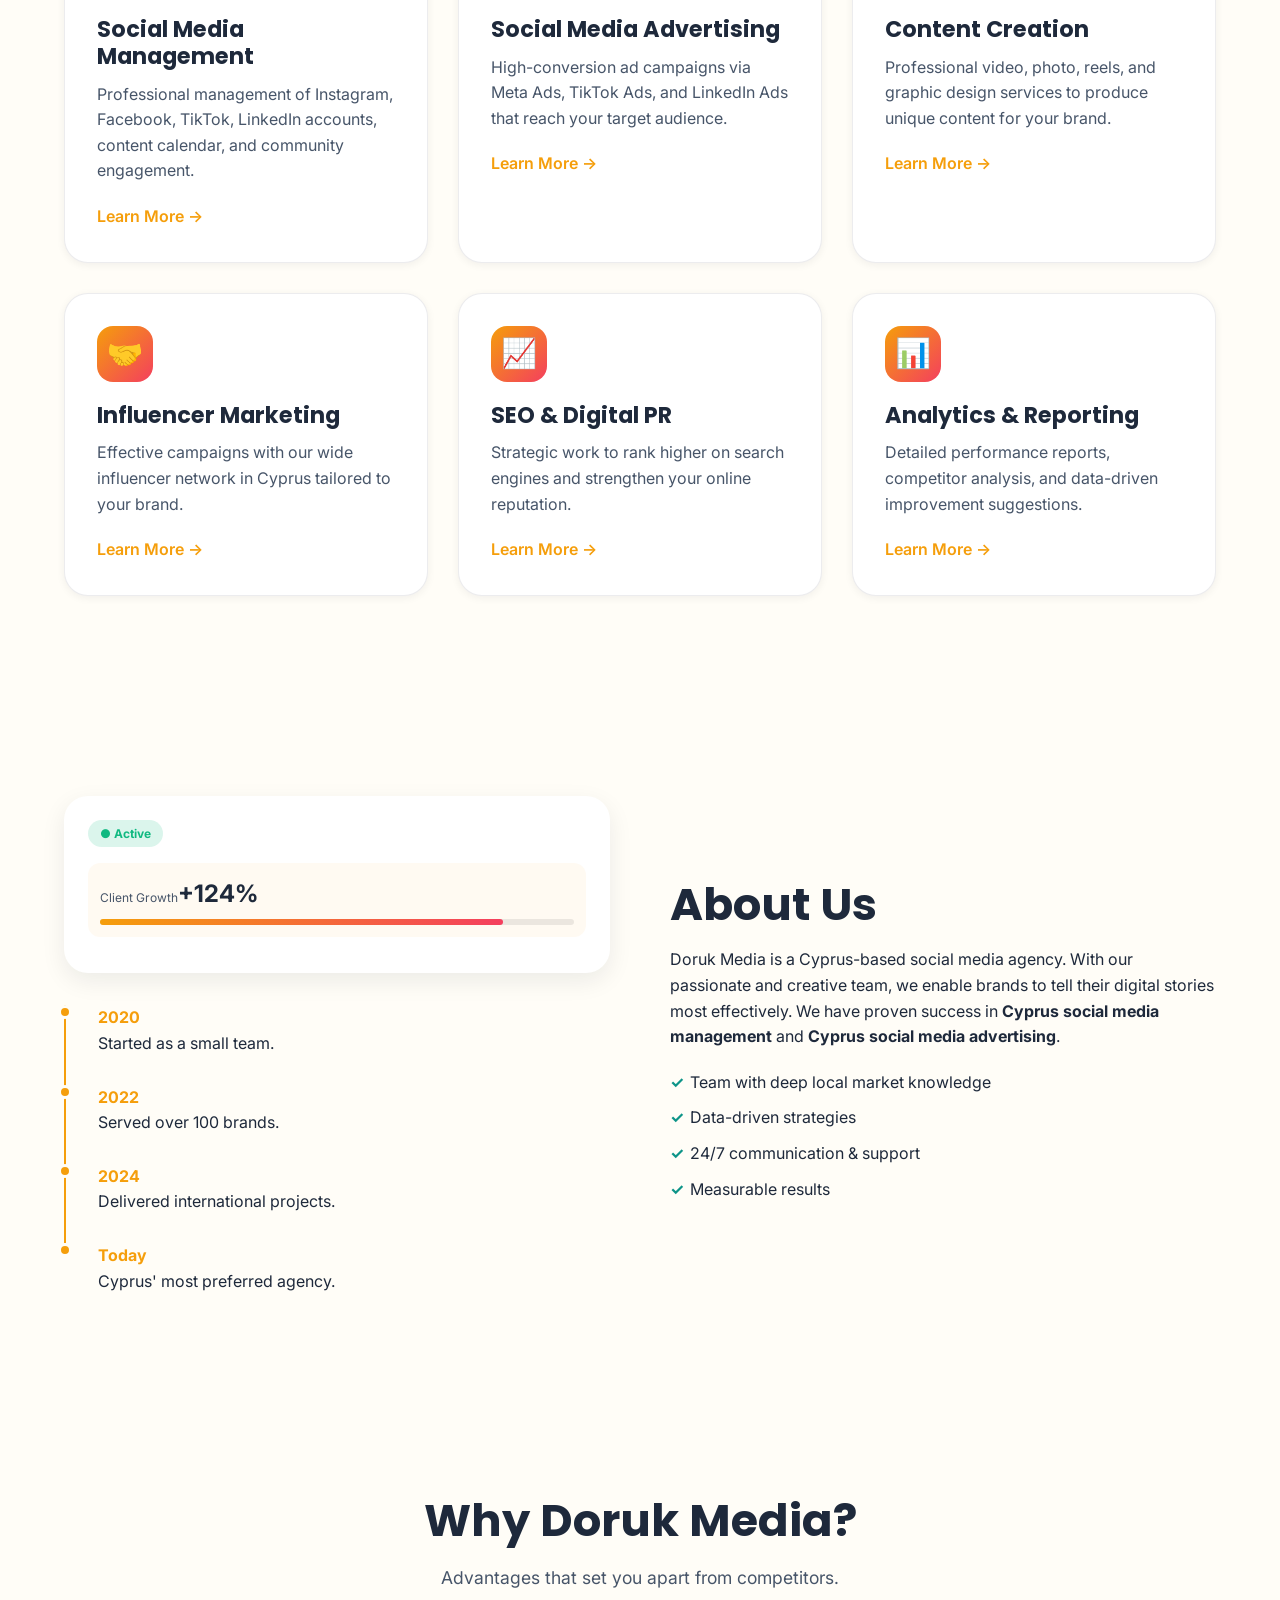
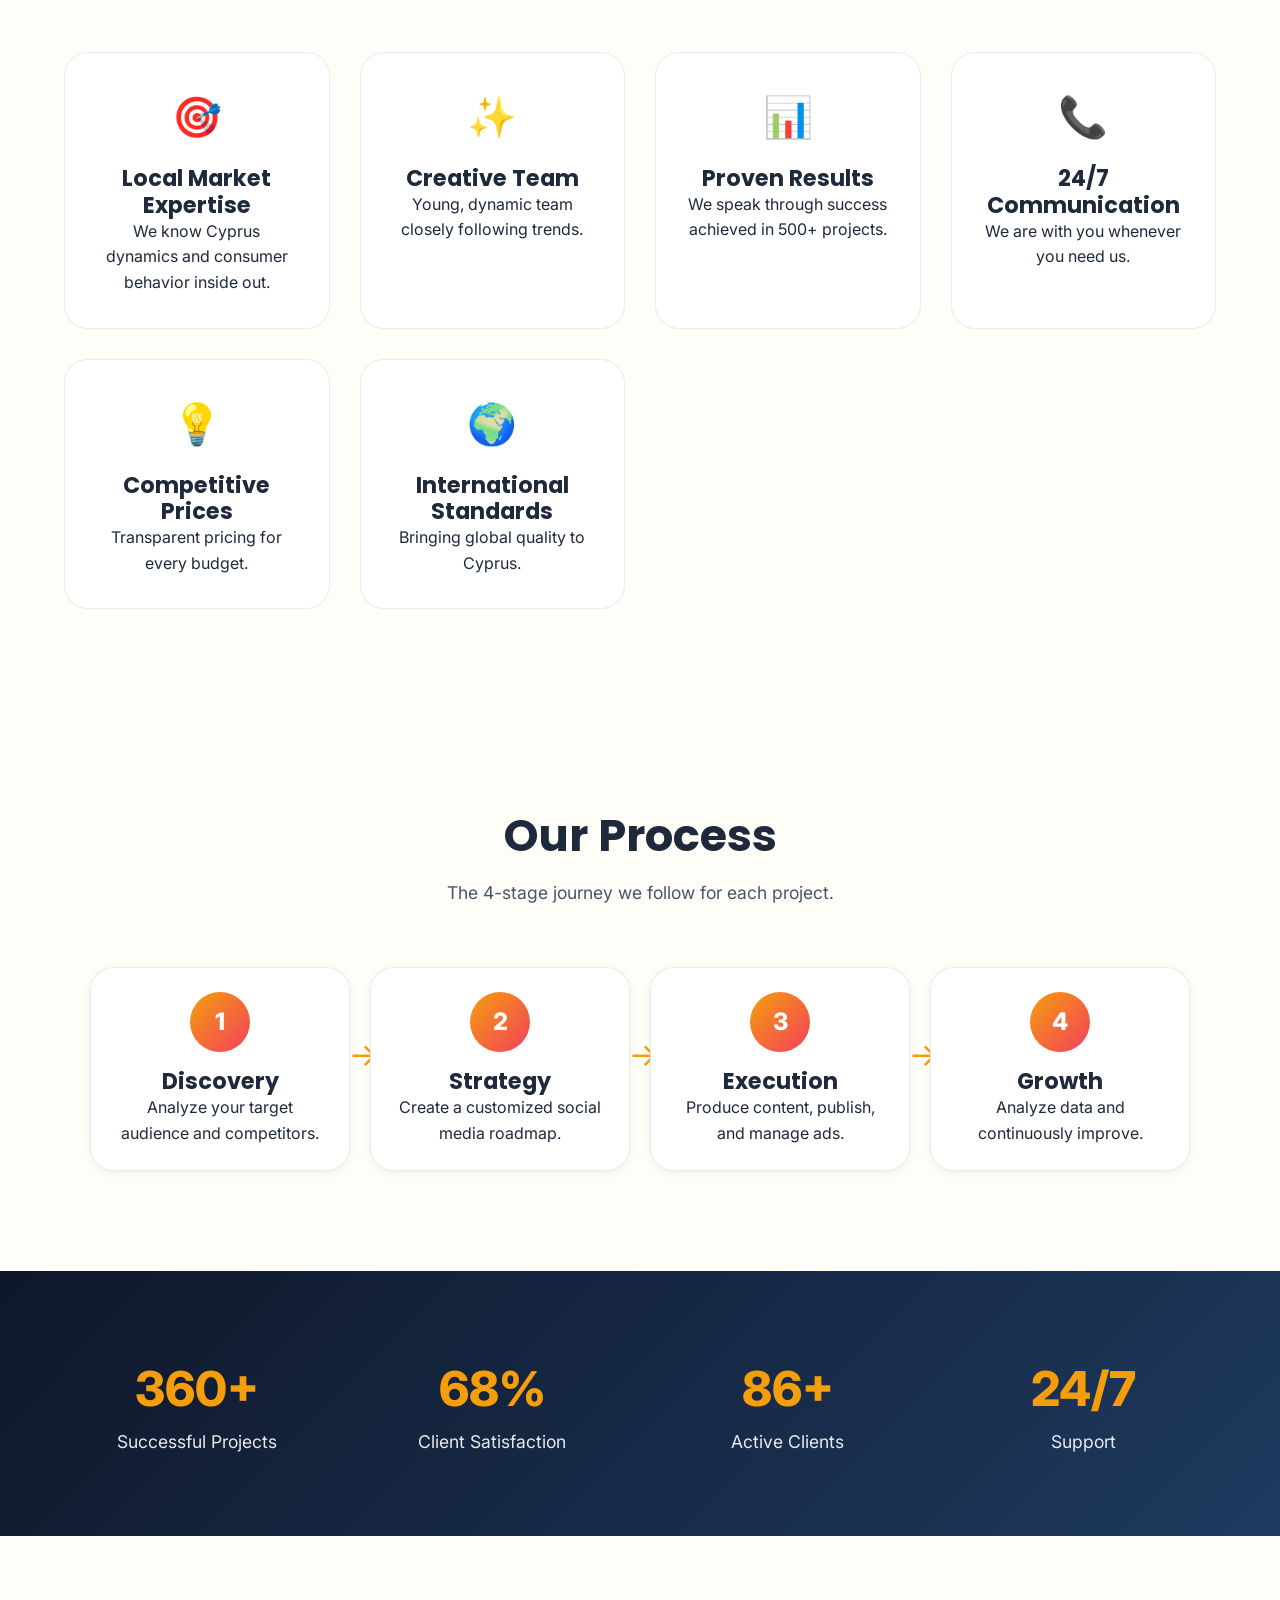
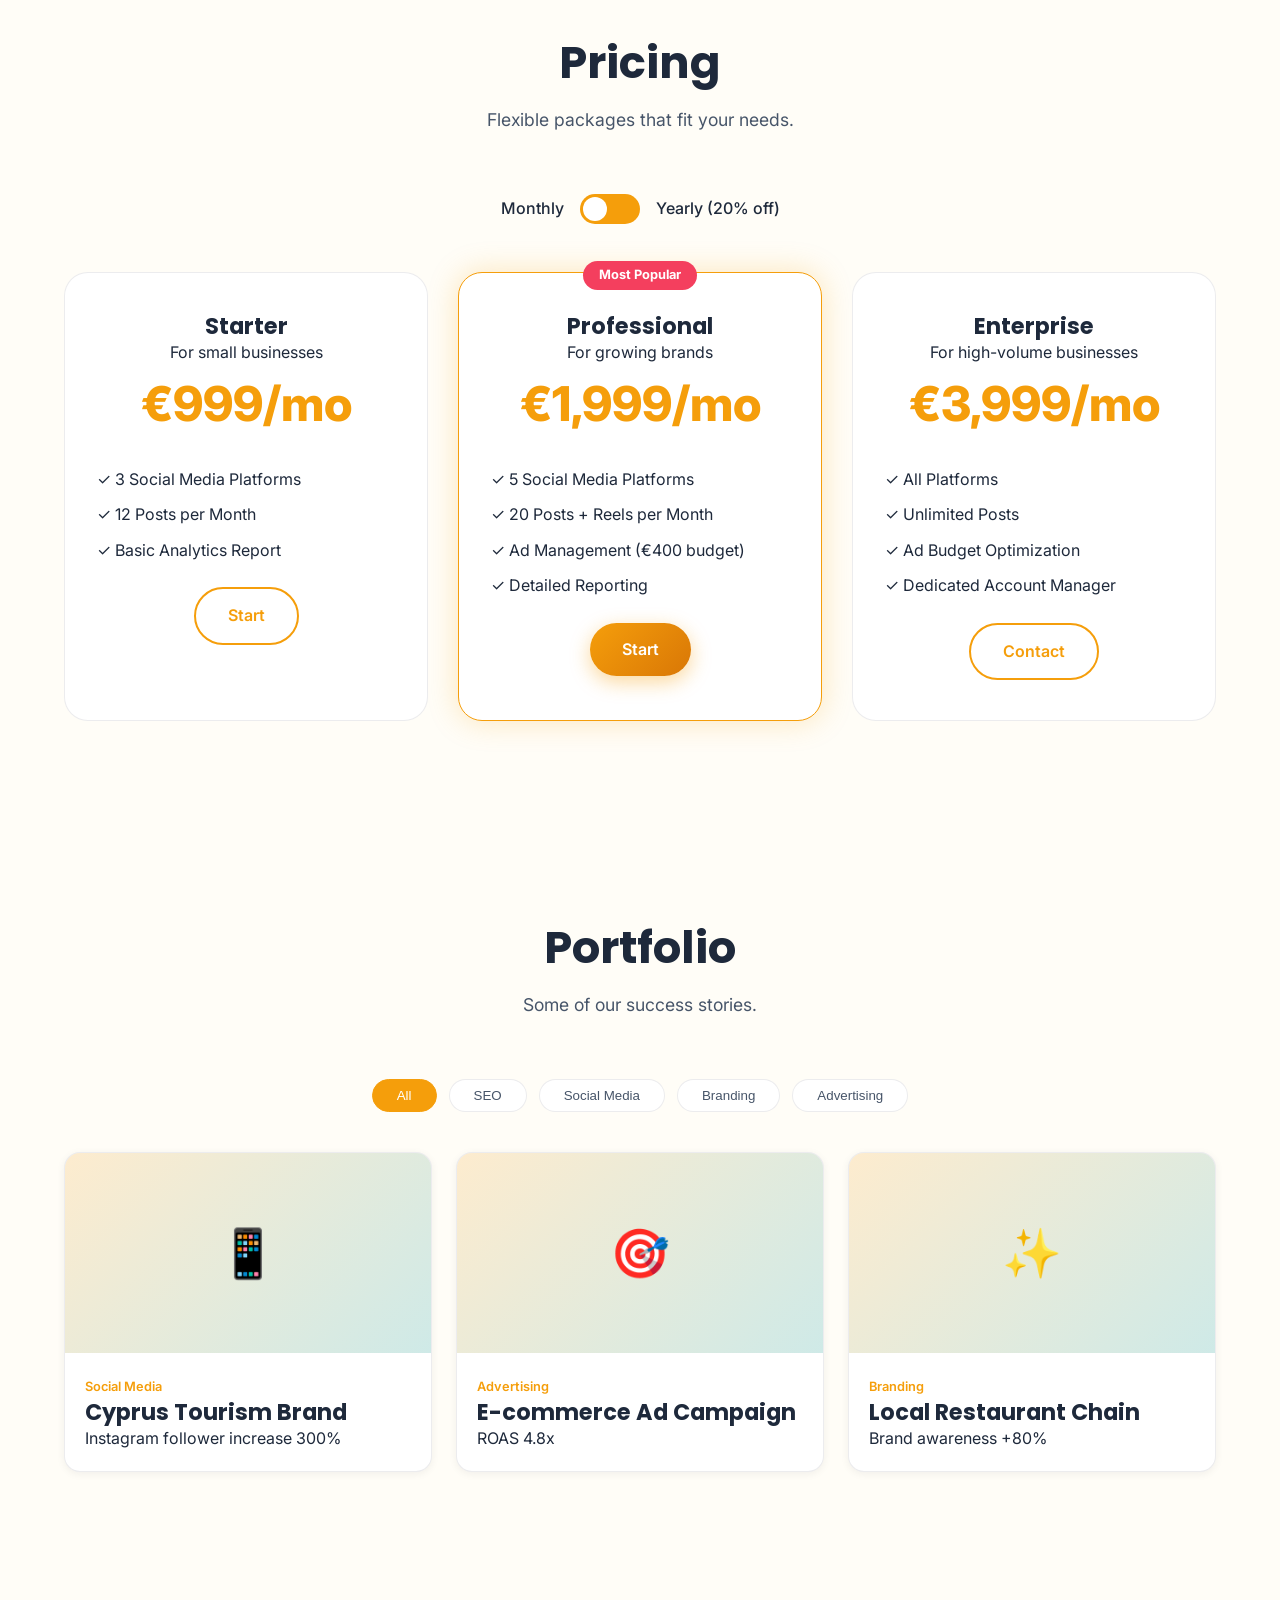
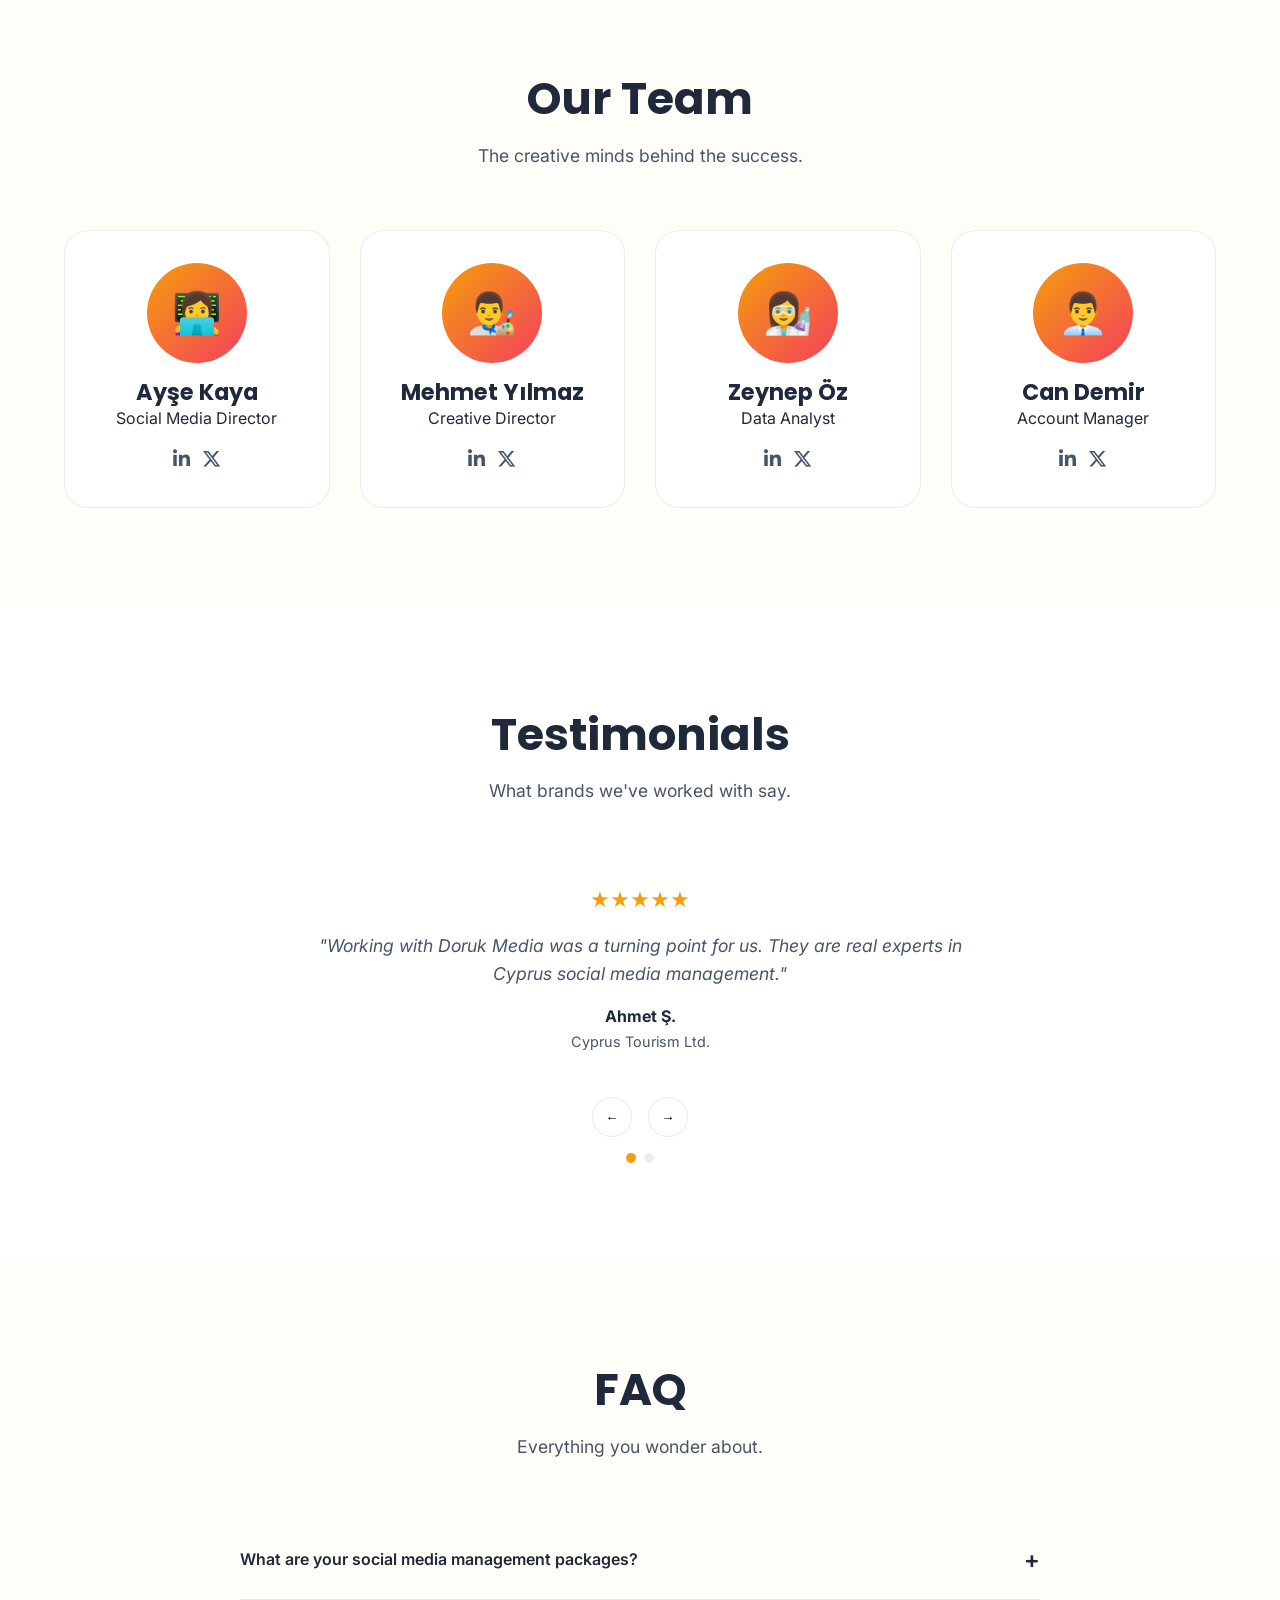
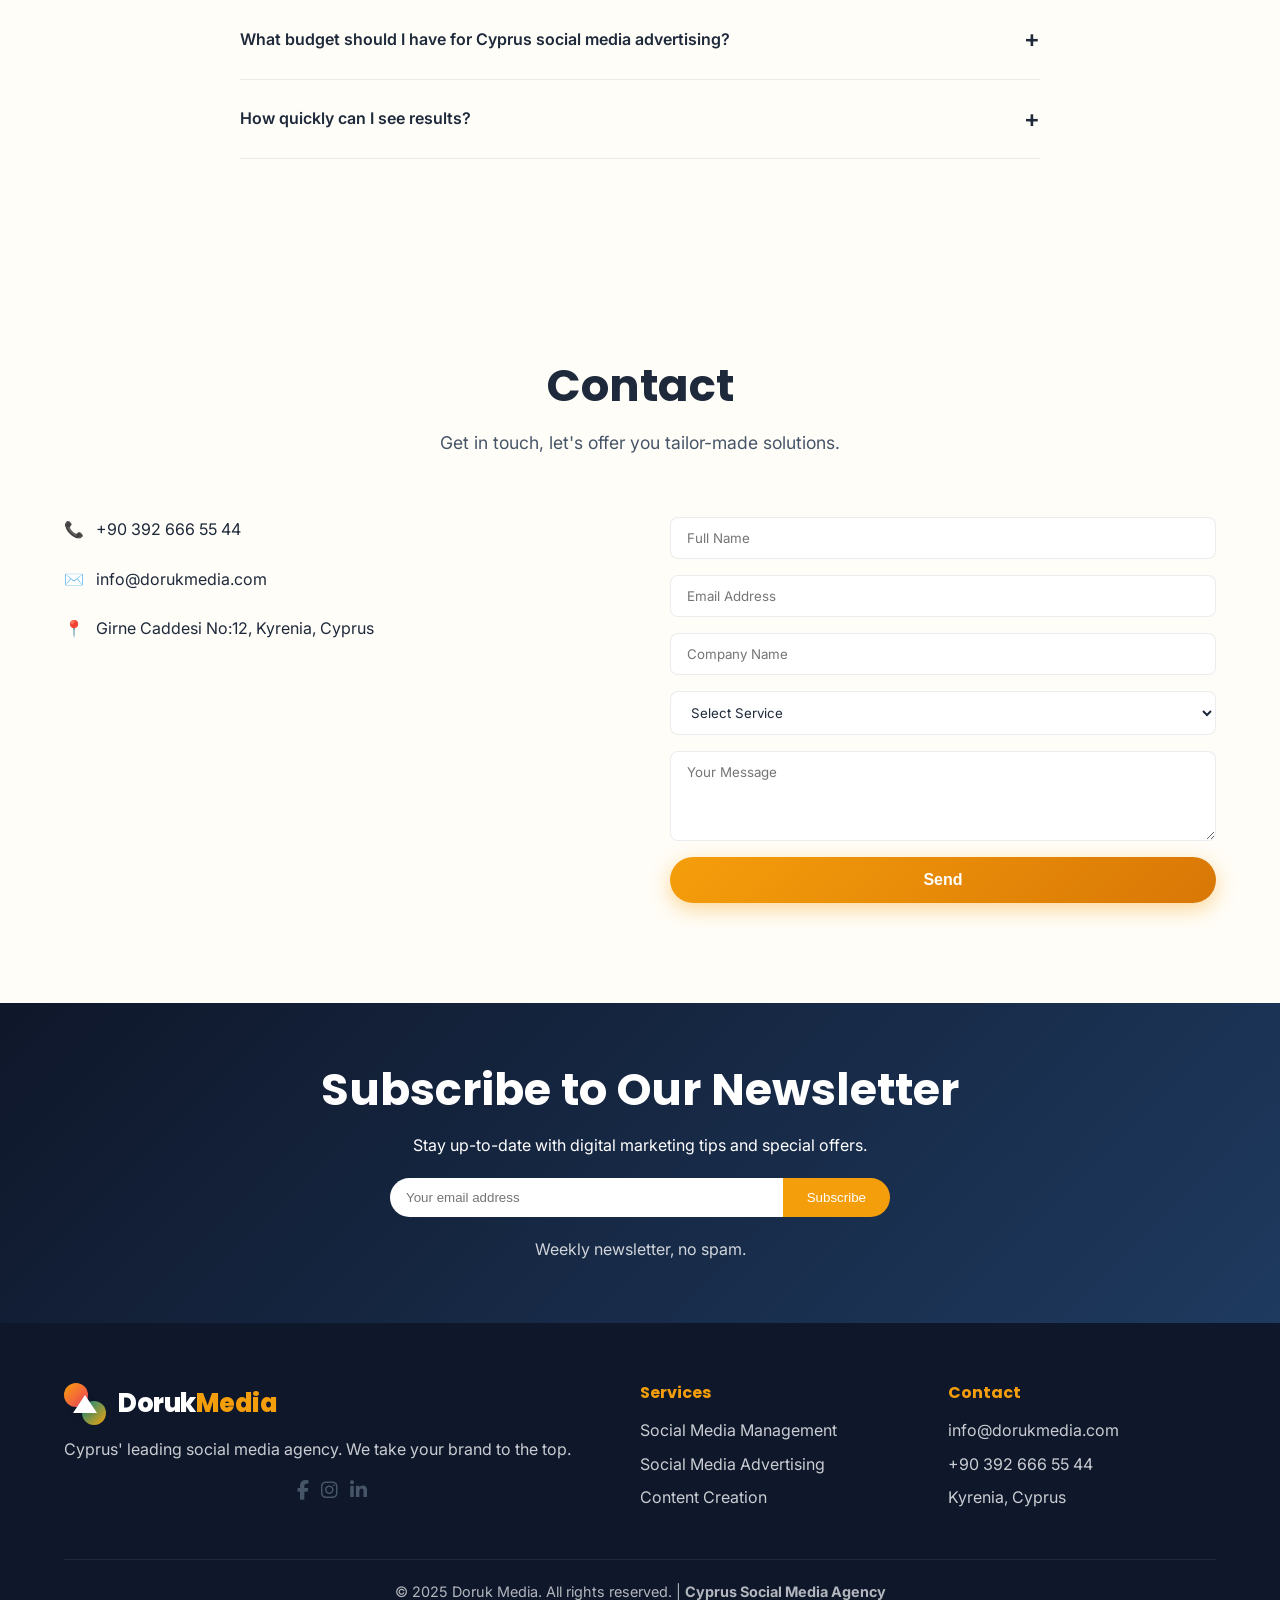
<file: en/index.html>
<!DOCTYPE html>
<html lang="en" dir="ltr">
<head>
    <meta charset="UTF-8">
    <meta name="viewport" content="width=device-width, initial-scale=1.0">
    <title>Cyprus Social Media Agency | Doruk Media - Reach Your Digital Peak</title>
    <meta name="description" content="Cyprus' leading social media agency Doruk Media; we grow your brand with social media management, advertising, content creation & influencer marketing. Get a free analysis.">
    <meta name="keywords" content="Cyprus social media agency, Cyprus social media management, Cyprus social media advertising, social media agency Cyprus, digital marketing Cyprus">
    <link rel="canonical" href="https://www.dorukmedia.com/en/">
    <link rel="alternate" hreflang="tr" href="https://www.dorukmedia.com/tr/">
    <link rel="alternate" hreflang="en" href="https://www.dorukmedia.com/en/">
    <link rel="alternate" hreflang="ru" href="https://www.dorukmedia.com/ru/">
    <link rel="alternate" hreflang="ar" href="https://www.dorukmedia.com/ar/">
    <link rel="alternate" hreflang="x-default" href="https://www.dorukmedia.com/tr/">
    <meta property="og:title" content="Cyprus Social Media Agency | Doruk Media">
    <meta property="og:description" content="Cyprus' leading social media agency.">
    <meta property="og:url" content="https://www.dorukmedia.com/en/">
    <meta property="og:type" content="website">
    <script type="application/ld+json">
        {
            "@context": "https://schema.org",
            "@type": "LocalBusiness",
            "name": "Doruk Media",
            "description": "Social media management & advertising agency in Cyprus",
            "url": "https://www.dorukmedia.com/en/",
            "telephone": "+90 392 666 55 44",
            "address": { "@type": "PostalAddress", "streetAddress": "Girne Caddesi No:12", "addressLocality": "Girne", "addressRegion": "Cyprus", "postalCode": "99300", "addressCountry": "CY" },
            "openingHours": "Mo-Fr 09:00-18:00"
        }
    </script>
    <link rel="preconnect" href="https://fonts.googleapis.com">
    <link rel="preconnect" href="https://fonts.gstatic.com" crossorigin>
    <link href="https://fonts.googleapis.com/css2?family=Inter:wght@300;400;500;600;700;800;900&family=Poppins:wght@300;400;500;600;700;800;900&display=swap" rel="stylesheet">
    <!-- Font Awesome -->
    <link rel="stylesheet" href="https://cdnjs.cloudflare.com/ajax/libs/font-awesome/6.5.1/css/all.min.css">
    <link rel="stylesheet" href="../css/style.css">
</head>
<body>
    <div class="progress-bar" id="progressBar"></div>
    
    <!-- HEADER -->
    <header class="header" id="header">
        <div class="container header-inner">
            <a href="#" class="logo">
                <div class="logo-icon">
                    <div class="logo-circle c1"></div>
                    <div class="logo-circle c2"></div>
                    <div class="logo-triangle"></div>
                </div>
                <span class="logo-text">Doruk<span class="logo-accent">Media</span></span>
            </a>
            <nav class="nav" id="nav">
                <ul class="nav-list">
                    <li><a href="#home">Home</a></li>
                    <li><a href="#services">Services</a></li>
                    <li><a href="#about">About</a></li>
                    <li><a href="#portfolio">Portfolio</a></li>
                    <li><a href="#pricing">Pricing</a></li>
                    <li><a href="#contact">Contact</a></li>
                </ul>
            </nav>
            <div class="header-actions">
                <div class="lang-switcher">
                    <div class="lang-current" id="langCurrent">
                        <span class="globe">🌐</span>
                        <span class="lang-name" id="langName">English</span>
                        <i class="arrow-down"></i>
                    </div>
                    <ul class="lang-dropdown" id="langDropdown">
                        <li data-lang="tr">🇹🇷 Türkçe</li>
                        <li data-lang="en" class="active">🇬🇧 English</li>
                        <li data-lang="ru">🇷🇺 Русский</li>
                        <li data-lang="ar">🇸🇦 العربية</li>
                    </ul>
                </div>
                <button class="theme-toggle" id="themeToggle"><span class="icon-sun">☀️</span><span class="icon-moon">🌙</span></button>
                <button class="hamburger" id="hamburger"><span></span><span></span><span></span></button>
            </div>
        </div>
    </header>

    <!-- HERO -->
    <section class="hero" id="home">
        <canvas id="particleCanvas"></canvas>
        <div class="container hero-grid">
            <div class="hero-content reveal">
                <span class="badge">🌟 Cyprus' #1 Agency</span>
                <h1>
                    <span class="static-text">Cyprus' Most Creative</span><br>
                    <span class="dynamic-text" id="typewriter"></span><span class="typewriter-cursor"></span>
                </h1>
                <p class="hero-description">We provide 360° solutions in <strong>social media management</strong>, <strong>social media advertising</strong>, and content creation to take your brand to the digital peak.</p>
                <div class="hero-buttons">
                    <a href="#contact" class="btn btn-primary">Get Free Analysis</a>
                    <a href="#portfolio" class="btn btn-outline">Our Work</a>
                </div>
                <div class="hero-stats">
                    <div class="stat"><span class="stat-number" data-count="500">0</span><span>+</span><span class="stat-label">Successful Projects</span></div>
                    <div class="stat"><span class="stat-number" data-count="98">0</span><span>%</span><span class="stat-label">Client Satisfaction</span></div>
                    <div class="stat"><span class="stat-number" data-count="24">0</span><span>/7</span><span class="stat-label">Support</span></div>
                </div>
            </div>
            <div class="hero-visual reveal">
                <div class="dashboard-mockup">
                    <div class="browser-bar"><span class="dot red"></span><span class="dot yellow"></span><span class="dot green"></span><span class="url">app.dorukmedia.com/analytics</span></div>
                    <div class="dashboard-content">
                        <div class="live-badge">● LIVE</div>
                        <div class="metric-card"><span class="metric-label">Followers</span><span class="metric-value">128.4K</span><div class="metric-bar"><div class="fill" style="width:80%"></div></div></div>
                        <div class="metric-card"><span class="metric-label">Engagement Rate</span><span class="metric-value">5.62%</span><div class="metric-bar"><div class="fill" style="width:65%"></div></div></div>
                        <div class="chart-area"><svg viewBox="0 0 200 60"><polyline class="chart-line" points="0,40 40,30 80,45 120,20 160,25 200,10"/></svg></div>
                    </div>
                </div>
            </div>
        </div>
        <div class="scroll-indicator"><div class="mouse"><div class="wheel"></div></div><span>Scroll down</span></div>
    </section>

    <!-- TRUSTED -->
    <section class="trusted"><div class="container"><div class="marquee"><div class="marquee-track"><span>GOOGLE</span><span>META</span><span>SHOPIFY</span><span>AMAZON</span><span>SPOTIFY</span><span>LINKEDIN</span><span>TURKCELL</span><span>KKTC TELSIM</span><span>GOOGLE</span><span>META</span><span>SHOPIFY</span><span>AMAZON</span></div></div></div></section>

    <!-- SERVICES -->
    <section id="services"><div class="container"><div class="section-header reveal"><h2>Our Services</h2><p>Comprehensive digital solutions from a <strong>Cyprus social media agency</strong>.</p></div><div class="services-grid">
        <div class="service-card reveal"><div class="service-icon">📱</div><h3>Social Media Management</h3><p>Professional management of Instagram, Facebook, TikTok, LinkedIn accounts, content calendar, and community engagement.</p><span class="learn-more">Learn More →</span></div>
        <div class="service-card reveal"><div class="service-icon">🎯</div><h3>Social Media Advertising</h3><p>High-conversion ad campaigns via Meta Ads, TikTok Ads, and LinkedIn Ads that reach your target audience.</p><span class="learn-more">Learn More →</span></div>
        <div class="service-card reveal"><div class="service-icon">🎬</div><h3>Content Creation</h3><p>Professional video, photo, reels, and graphic design services to produce unique content for your brand.</p><span class="learn-more">Learn More →</span></div>
        <div class="service-card reveal"><div class="service-icon">🤝</div><h3>Influencer Marketing</h3><p>Effective campaigns with our wide influencer network in Cyprus tailored to your brand.</p><span class="learn-more">Learn More →</span></div>
        <div class="service-card reveal"><div class="service-icon">📈</div><h3>SEO & Digital PR</h3><p>Strategic work to rank higher on search engines and strengthen your online reputation.</p><span class="learn-more">Learn More →</span></div>
        <div class="service-card reveal"><div class="service-icon">📊</div><h3>Analytics & Reporting</h3><p>Detailed performance reports, competitor analysis, and data-driven improvement suggestions.</p><span class="learn-more">Learn More →</span></div>
    </div></div></section>
    <div class="modal-overlay" id="serviceModal"><div class="modal-content"><button class="modal-close">✕</button><h3 id="modalTitle">Service Name</h3><p id="modalDescription">Description</p></div></div>

    <!-- ABOUT -->
    <section id="about"><div class="container about-grid"><div class="about-left reveal"><div class="analytics-card"><div class="live-badge">● Active</div><div class="metric-card"><span class="metric-label">Client Growth</span><span class="metric-value">+124%</span><div class="metric-bar"><div class="fill" style="width:85%"></div></div></div></div><div class="timeline"><div class="timeline-item"><div class="timeline-dot"></div><span class="timeline-year">2020</span><p>Started as a small team.</p></div><div class="timeline-item"><div class="timeline-dot"></div><span class="timeline-year">2022</span><p>Served over 100 brands.</p></div><div class="timeline-item"><div class="timeline-dot"></div><span class="timeline-year">2024</span><p>Delivered international projects.</p></div><div class="timeline-item"><div class="timeline-dot"></div><span class="timeline-year">Today</span><p>Cyprus' most preferred agency.</p></div></div></div><div class="about-right reveal"><h2>About Us</h2><p>Doruk Media is a Cyprus-based social media agency. With our passionate and creative team, we enable brands to tell their digital stories most effectively. We have proven success in <strong>Cyprus social media management</strong> and <strong>Cyprus social media advertising</strong>.</p><ul><li>Team with deep local market knowledge</li><li>Data-driven strategies</li><li>24/7 communication & support</li><li>Measurable results</li></ul></div></div></section>

    <!-- WHY US -->
    <section id="why-us"><div class="container"><div class="section-header reveal"><h2>Why Doruk Media?</h2><p>Advantages that set you apart from competitors.</p></div><div class="why-grid">
        <div class="why-card reveal"><div class="why-icon">🎯</div><h3>Local Market Expertise</h3><p>We know Cyprus dynamics and consumer behavior inside out.</p></div>
        <div class="why-card reveal"><div class="why-icon">✨</div><h3>Creative Team</h3><p>Young, dynamic team closely following trends.</p></div>
        <div class="why-card reveal"><div class="why-icon">📊</div><h3>Proven Results</h3><p>We speak through success achieved in 500+ projects.</p></div>
        <div class="why-card reveal"><div class="why-icon">📞</div><h3>24/7 Communication</h3><p>We are with you whenever you need us.</p></div>
        <div class="why-card reveal"><div class="why-icon">💡</div><h3>Competitive Prices</h3><p>Transparent pricing for every budget.</p></div>
        <div class="why-card reveal"><div class="why-icon">🌍</div><h3>International Standards</h3><p>Bringing global quality to Cyprus.</p></div>
    </div></div></section>

    <!-- PROCESS -->
    <section id="process"><div class="container"><div class="section-header reveal"><h2>Our Process</h2><p>The 4-stage journey we follow for each project.</p></div><div class="process-steps">
        <div class="step-card reveal"><div class="step-number">1</div><h3>Discovery</h3><p>Analyze your target audience and competitors.</p><span class="step-arrow">→</span></div>
        <div class="step-card reveal"><div class="step-number">2</div><h3>Strategy</h3><p>Create a customized social media roadmap.</p><span class="step-arrow">→</span></div>
        <div class="step-card reveal"><div class="step-number">3</div><h3>Execution</h3><p>Produce content, publish, and manage ads.</p><span class="step-arrow">→</span></div>
        <div class="step-card reveal"><div class="step-number">4</div><h3>Growth</h3><p>Analyze data and continuously improve.</p></div>
    </div></div></section>

    <!-- STATISTICS -->
    <section class="stats-section"><div class="container"><div class="stats-grid reveal">
        <div class="stat-item"><span class="number stat-number" data-count="500">0</span><span class="number">+</span><div class="label">Successful Projects</div></div>
        <div class="stat-item"><span class="number stat-number" data-count="95">0</span><span class="number">%</span><div class="label">Client Satisfaction</div></div>
        <div class="stat-item"><span class="number stat-number" data-count="120">0</span><span class="number">+</span><div class="label">Active Clients</div></div>
        <div class="stat-item"><span class="number">24/7</span><div class="label">Support</div></div>
    </div></div></section>

    <!-- PRICING -->
    <section id="pricing"><div class="container"><div class="section-header reveal"><h2>Pricing</h2><p>Flexible packages that fit your needs.</p></div><div class="pricing-toggle reveal"><span>Monthly</span><div class="toggle-switch" id="pricingToggle"></div><span>Yearly (20% off)</span></div><div class="pricing-grid">
        <div class="pricing-card reveal"><h3>Starter</h3><p>For small businesses</p><div class="price monthly">€999<span>/mo</span></div><div class="price yearly" style="display:none;">€799<span>/mo</span></div><ul><li>✓ 3 Social Media Platforms</li><li>✓ 12 Posts per Month</li><li>✓ Basic Analytics Report</li></ul><a href="#contact" class="btn btn-outline">Start</a></div>
        <div class="pricing-card popular reveal"><div class="popular-badge">Most Popular</div><h3>Professional</h3><p>For growing brands</p><div class="price monthly">€1,999<span>/mo</span></div><div class="price yearly" style="display:none;">€1,599<span>/mo</span></div><ul><li>✓ 5 Social Media Platforms</li><li>✓ 20 Posts + Reels per Month</li><li>✓ Ad Management (€400 budget)</li><li>✓ Detailed Reporting</li></ul><a href="#contact" class="btn btn-primary">Start</a></div>
        <div class="pricing-card reveal"><h3>Enterprise</h3><p>For high-volume businesses</p><div class="price monthly">€3,999<span>/mo</span></div><div class="price yearly" style="display:none;">€3,199<span>/mo</span></div><ul><li>✓ All Platforms</li><li>✓ Unlimited Posts</li><li>✓ Ad Budget Optimization</li><li>✓ Dedicated Account Manager</li></ul><a href="#contact" class="btn btn-outline">Contact</a></div>
    </div></div></section>

    <!-- PORTFOLIO -->
    <section id="portfolio"><div class="container"><div class="section-header reveal"><h2>Portfolio</h2><p>Some of our success stories.</p></div><div class="filter-buttons reveal"><button class="filter-btn active" data-filter="all">All</button><button class="filter-btn" data-filter="seo">SEO</button><button class="filter-btn" data-filter="social">Social Media</button><button class="filter-btn" data-filter="branding">Branding</button><button class="filter-btn" data-filter="ads">Advertising</button></div><div class="portfolio-grid">
        <div class="portfolio-item reveal" data-category="social"><div class="portfolio-img">📱</div><div class="portfolio-info"><span class="portfolio-category">Social Media</span><h3>Cyprus Tourism Brand</h3><p>Instagram follower increase 300%</p></div></div>
        <div class="portfolio-item reveal" data-category="ads"><div class="portfolio-img">🎯</div><div class="portfolio-info"><span class="portfolio-category">Advertising</span><h3>E-commerce Ad Campaign</h3><p>ROAS 4.8x</p></div></div>
        <div class="portfolio-item reveal" data-category="branding"><div class="portfolio-img">✨</div><div class="portfolio-info"><span class="portfolio-category">Branding</span><h3>Local Restaurant Chain</h3><p>Brand awareness +80%</p></div></div>
    </div></div></section>

    <!-- TEAM -->
    <section id="team"><div class="container"><div class="section-header reveal"><h2>Our Team</h2><p>The creative minds behind the success.</p></div><div class="team-grid">
        <div class="team-card reveal"><div class="team-avatar">👩‍💻</div><h3>Ayşe Kaya</h3><p>Social Media Director</p><div class="social-links"><a href="#"><i class="fab fa-linkedin-in"></i></a><a href="#"><i class="fab fa-x-twitter"></i></a></div></div>
        <div class="team-card reveal"><div class="team-avatar">👨‍🎨</div><h3>Mehmet Yılmaz</h3><p>Creative Director</p><div class="social-links"><a href="#"><i class="fab fa-linkedin-in"></i></a><a href="#"><i class="fab fa-x-twitter"></i></a></div></div>
        <div class="team-card reveal"><div class="team-avatar">👩‍🔬</div><h3>Zeynep Öz</h3><p>Data Analyst</p><div class="social-links"><a href="#"><i class="fab fa-linkedin-in"></i></a><a href="#"><i class="fab fa-x-twitter"></i></a></div></div>
        <div class="team-card reveal"><div class="team-avatar">👨‍💼</div><h3>Can Demir</h3><p>Account Manager</p><div class="social-links"><a href="#"><i class="fab fa-linkedin-in"></i></a><a href="#"><i class="fab fa-x-twitter"></i></a></div></div>
    </div></div></section>

    <!-- TESTIMONIALS -->
    <section id="testimonials" class="testimonials"><div class="container"><div class="section-header reveal"><h2>Testimonials</h2><p>What brands we've worked with say.</p></div><div class="carousel reveal"><div class="carousel-track">
        <div class="testimonial-card"><div class="testimonial-stars">★★★★★</div><p class="testimonial-text">"Working with Doruk Media was a turning point for us. They are real experts in Cyprus social media management."</p><p class="testimonial-author">Ahmet Ş.</p><p class="testimonial-company">Cyprus Tourism Ltd.</p></div>
        <div class="testimonial-card"><div class="testimonial-stars">★★★★★</div><p class="testimonial-text">"Our sales doubled thanks to Cyprus social media advertising campaigns. Great team!"</p><p class="testimonial-author">Elena M.</p><p class="testimonial-company">Fashion Boutique</p></div>
    </div><div class="carousel-controls"><button id="carousel-prev">←</button><button id="carousel-next">→</button></div><div class="carousel-dots"></div></div></div></section>

    <!-- FAQ -->
    <section id="faq"><div class="container"><div class="section-header reveal"><h2>FAQ</h2><p>Everything you wonder about.</p></div><div class="faq-list reveal">
        <div class="faq-item"><div class="faq-question">What are your social media management packages?</div><div class="faq-answer"><p>We have Starter, Professional, and Enterprise packages according to your needs. Check our pricing section for details.</p></div></div>
        <div class="faq-item"><div class="faq-question">What budget should I have for Cyprus social media advertising?</div><div class="faq-answer"><p>We determine your ad budget based on your goals. You can get effective results with campaigns starting from €400.</p></div></div>
        <div class="faq-item"><div class="faq-question">How quickly can I see results?</div><div class="faq-answer"><p>Organic growth becomes noticeable within 3-6 months, while ad campaigns can generate immediate traffic.</p></div></div>
    </div></div></section>

    <!-- CONTACT -->
    <section id="contact"><div class="container"><div class="section-header reveal"><h2>Contact</h2><p>Get in touch, let's offer you tailor-made solutions.</p></div><div class="contact-grid reveal"><div class="contact-info"><div class="contact-info-item">📞 <span>+90 392 666 55 44</span></div><div class="contact-info-item">✉️ <span>info@dorukmedia.com</span></div><div class="contact-info-item">📍 <span>Girne Caddesi No:12, Kyrenia, Cyprus</span></div></div><form class="contact-form" id="contactForm"><input type="text" id="name" placeholder="Full Name" required><input type="email" id="email" placeholder="Email Address" required><input type="text" id="company" placeholder="Company Name"><select id="service"><option value="">Select Service</option><option value="management">Social Media Management</option><option value="ads">Social Media Advertising</option><option value="content">Content Creation</option><option value="other">Other</option></select><textarea id="message" rows="4" placeholder="Your Message"></textarea><button type="submit" class="btn btn-primary">Send</button><div class="success-message" id="formSuccess">✅ Your message has been sent successfully! We'll get back to you soon.</div></form></div></div></section>

    <!-- NEWSLETTER -->
    <section class="newsletter"><div class="container reveal"><h2>Subscribe to Our Newsletter</h2><p>Stay up-to-date with digital marketing tips and special offers.</p><form class="newsletter-form" id="newsletterForm"><input type="email" placeholder="Your email address" required><button type="submit">Subscribe</button></form><p style="margin-top:12px; opacity:0.8;">Weekly newsletter, no spam.</p></div></section>

    <!-- FOOTER -->
    <footer class="footer"><div class="container"><div class="footer-grid"><div><div class="logo" style="margin-bottom:12px;"><div class="logo-icon"><div class="logo-circle c1"></div><div class="logo-circle c2"></div><div class="logo-triangle"></div></div><span class="logo-text" style="color:white;">Doruk<span class="logo-accent">Media</span></span></div><p style="opacity:0.8;">Cyprus' leading social media agency. We take your brand to the top.</p><div class="social-links footer-social"><a href="#" aria-label="Facebook"><i class="fab fa-facebook-f"></i></a><a href="#" aria-label="Instagram"><i class="fab fa-instagram"></i></a><a href="#" aria-label="LinkedIn"><i class="fab fa-linkedin-in"></i></a></div></div><div class="footer-links"><h4>Services</h4><ul><li><a href="#">Social Media Management</a></li><li><a href="#">Social Media Advertising</a></li><li><a href="#">Content Creation</a></li></ul></div><div class="footer-links"><h4>Contact</h4><ul><li><a href="#">info@dorukmedia.com</a></li><li><a href="#">+90 392 666 55 44</a></li><li><a href="#">Kyrenia, Cyprus</a></li></ul></div></div><div class="footer-bottom"><p>© 2025 Doruk Media. All rights reserved. | <strong>Cyprus Social Media Agency</strong></p></div></div></footer>

    <a href="https://wa.me/903926665544" class="whatsapp-float" target="_blank">💬</a>
    <button class="back-to-top" id="backToTop">↑</button>
    <script src="../js/script.js"></script>
</body>
</html>
</file>
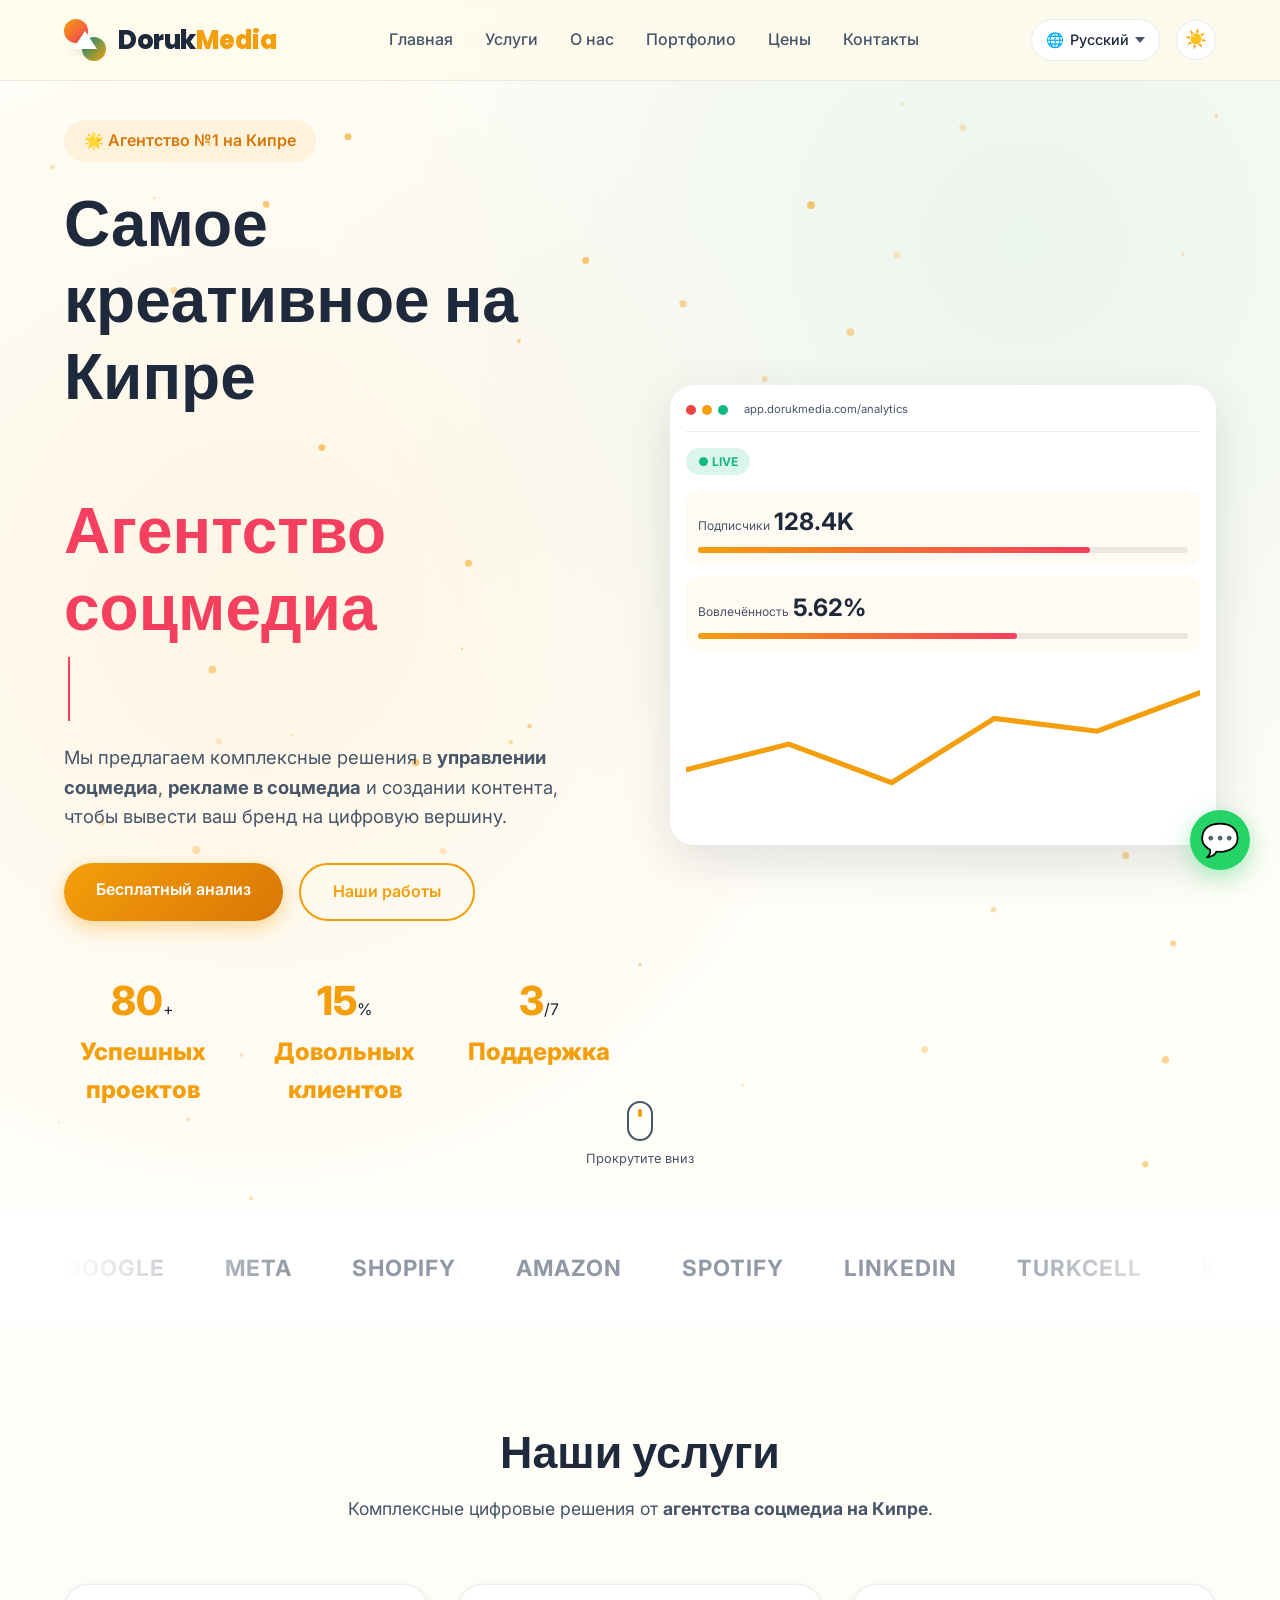
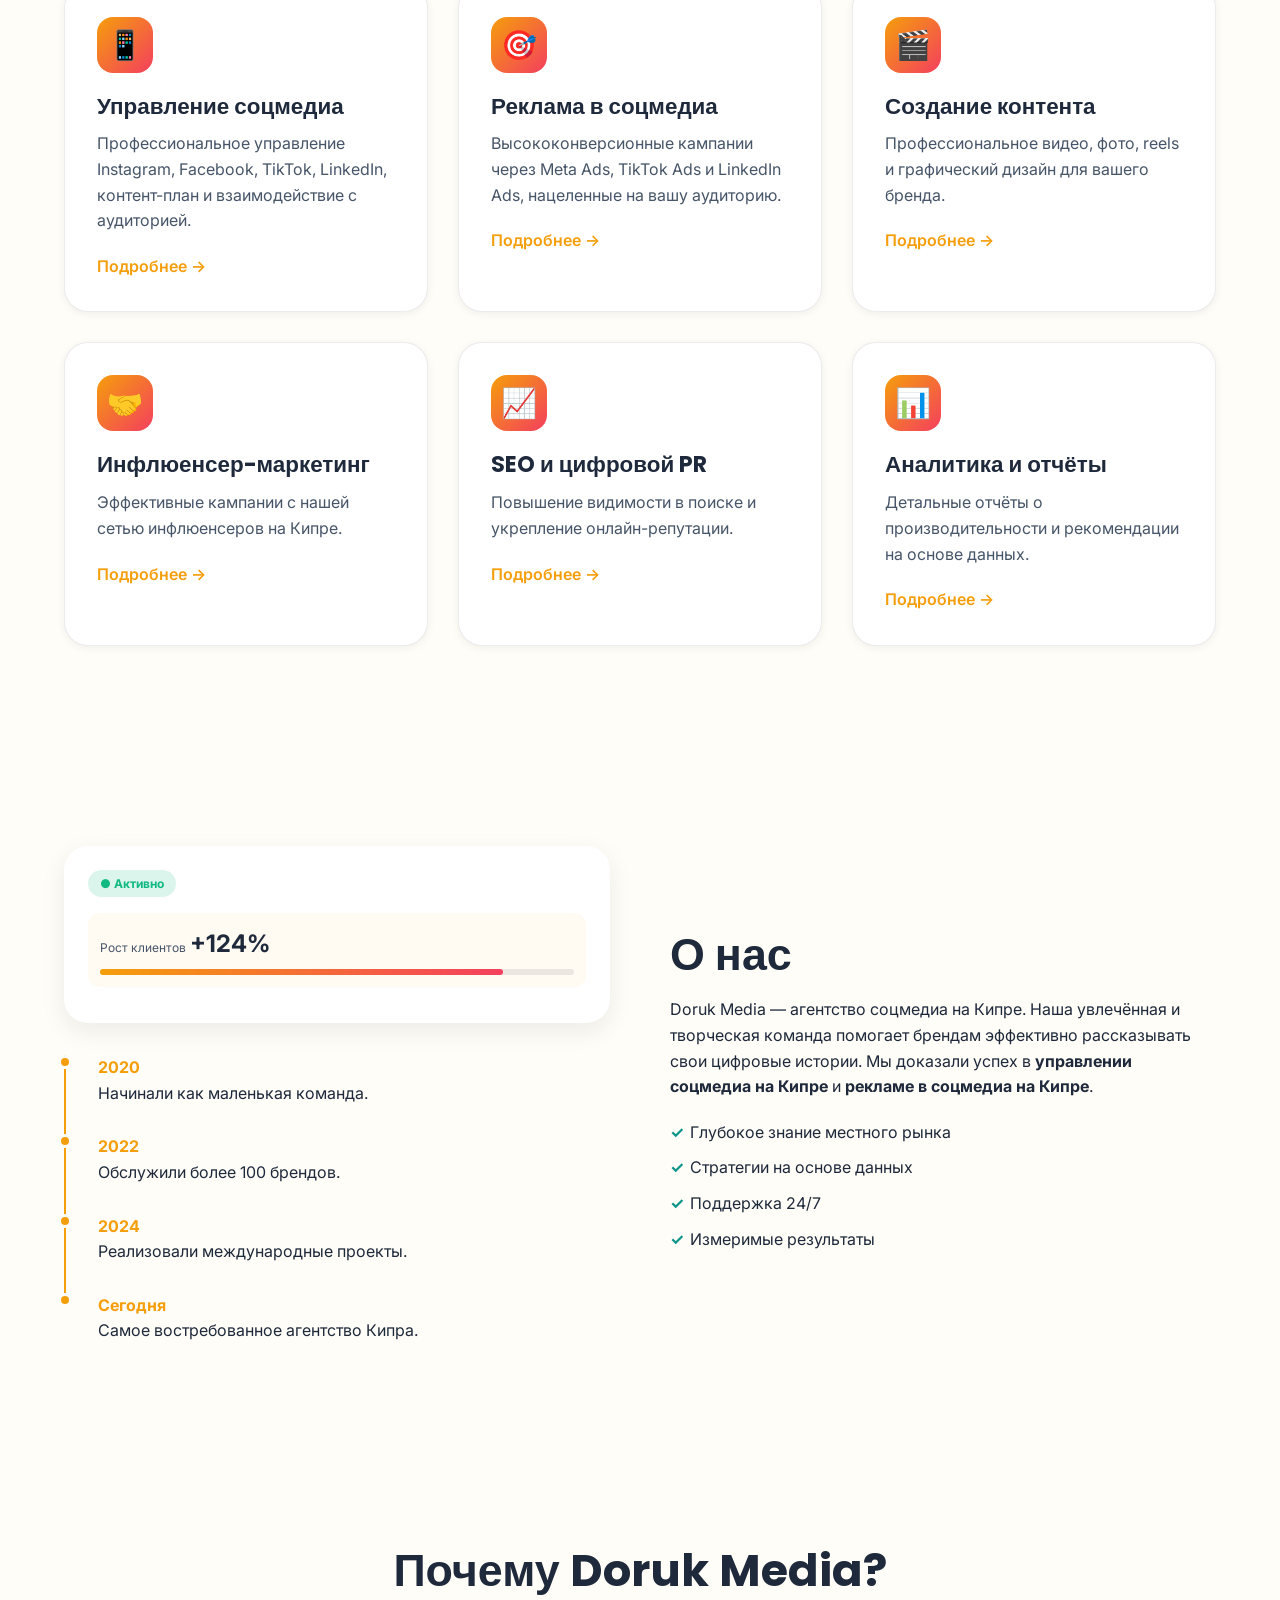
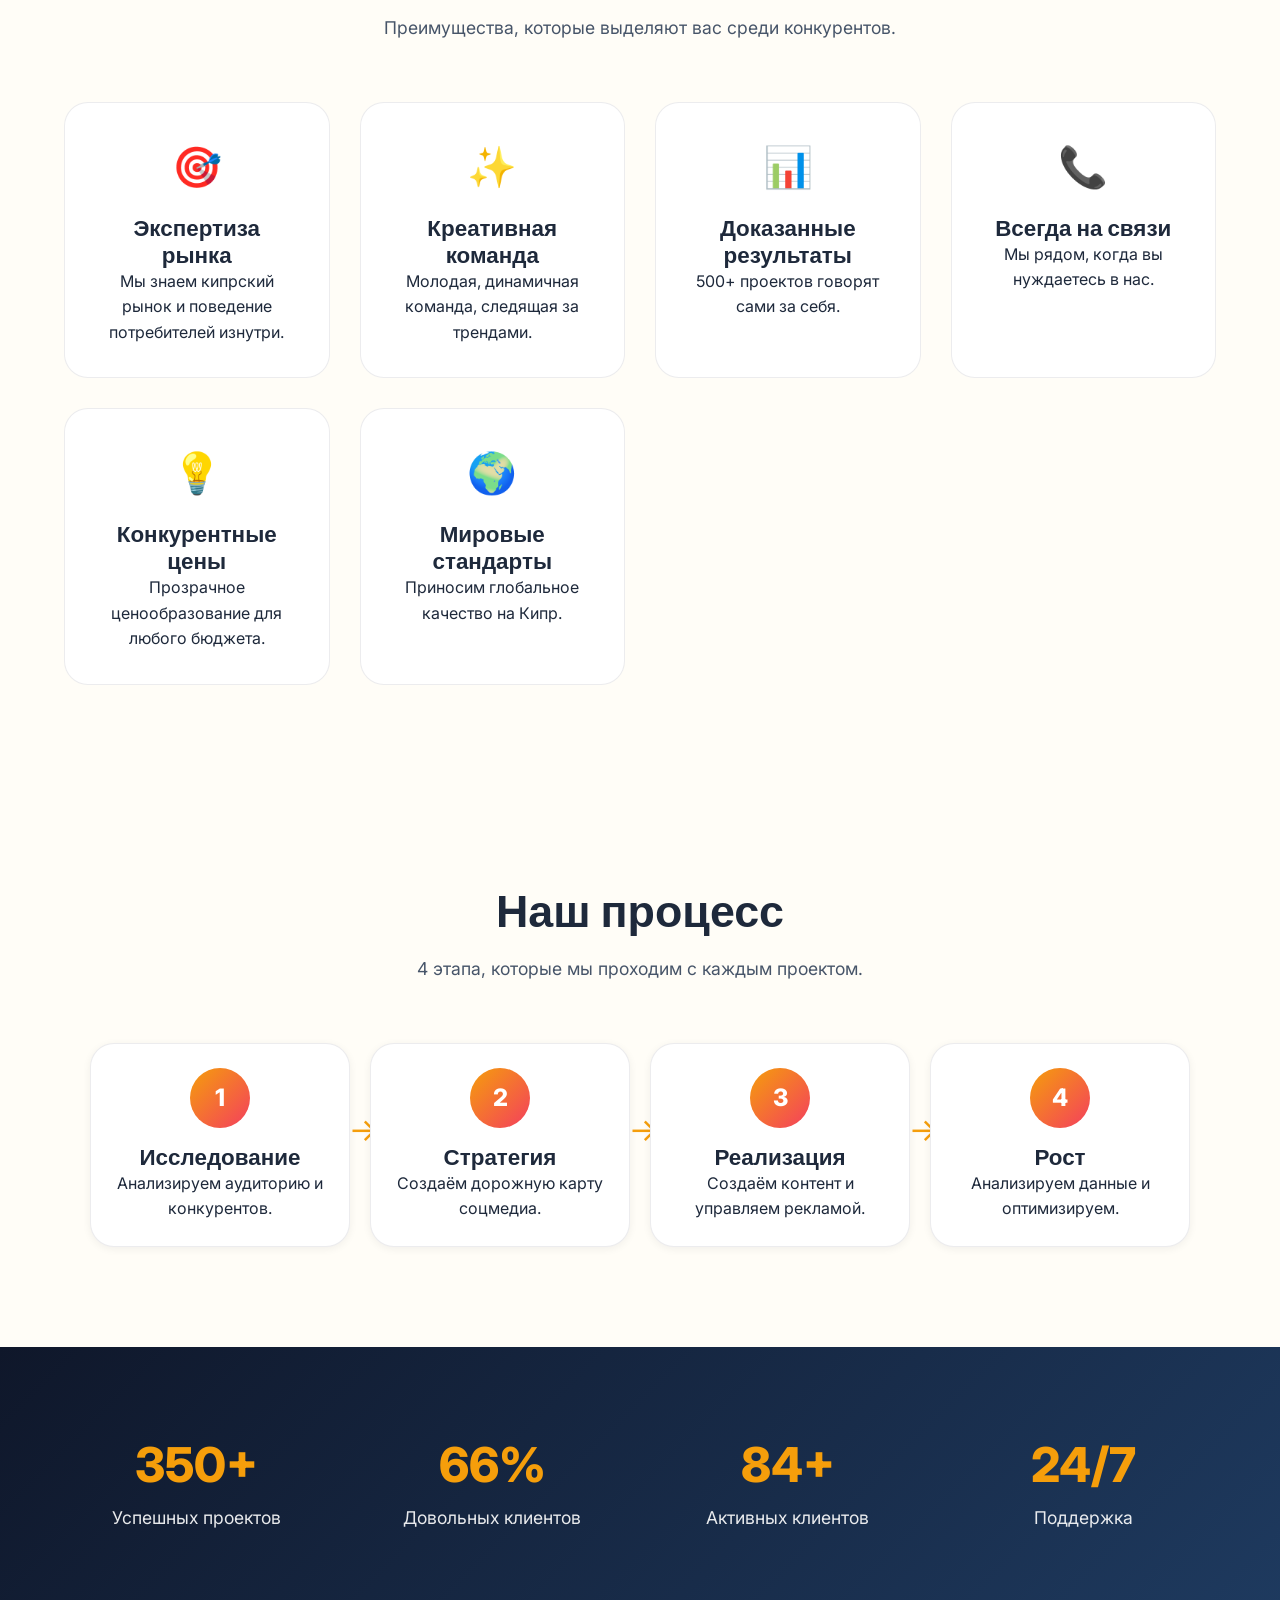
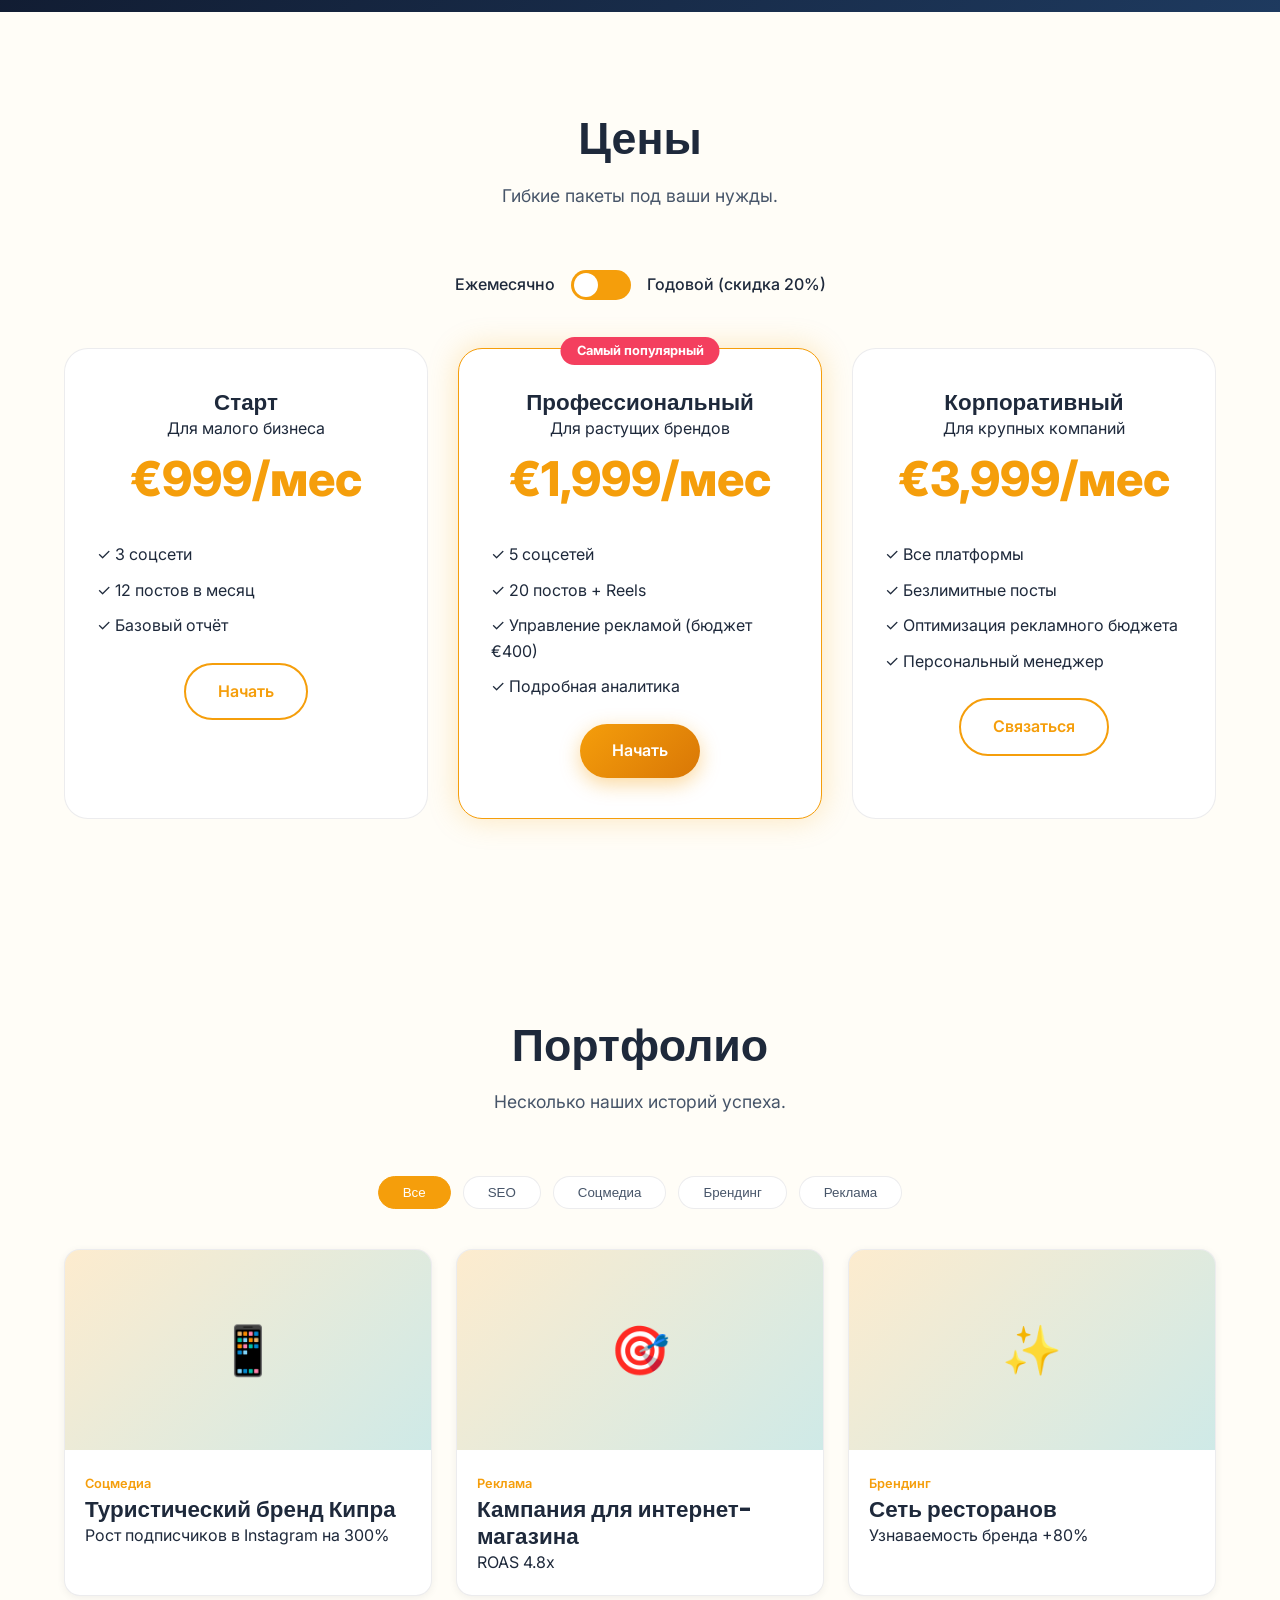
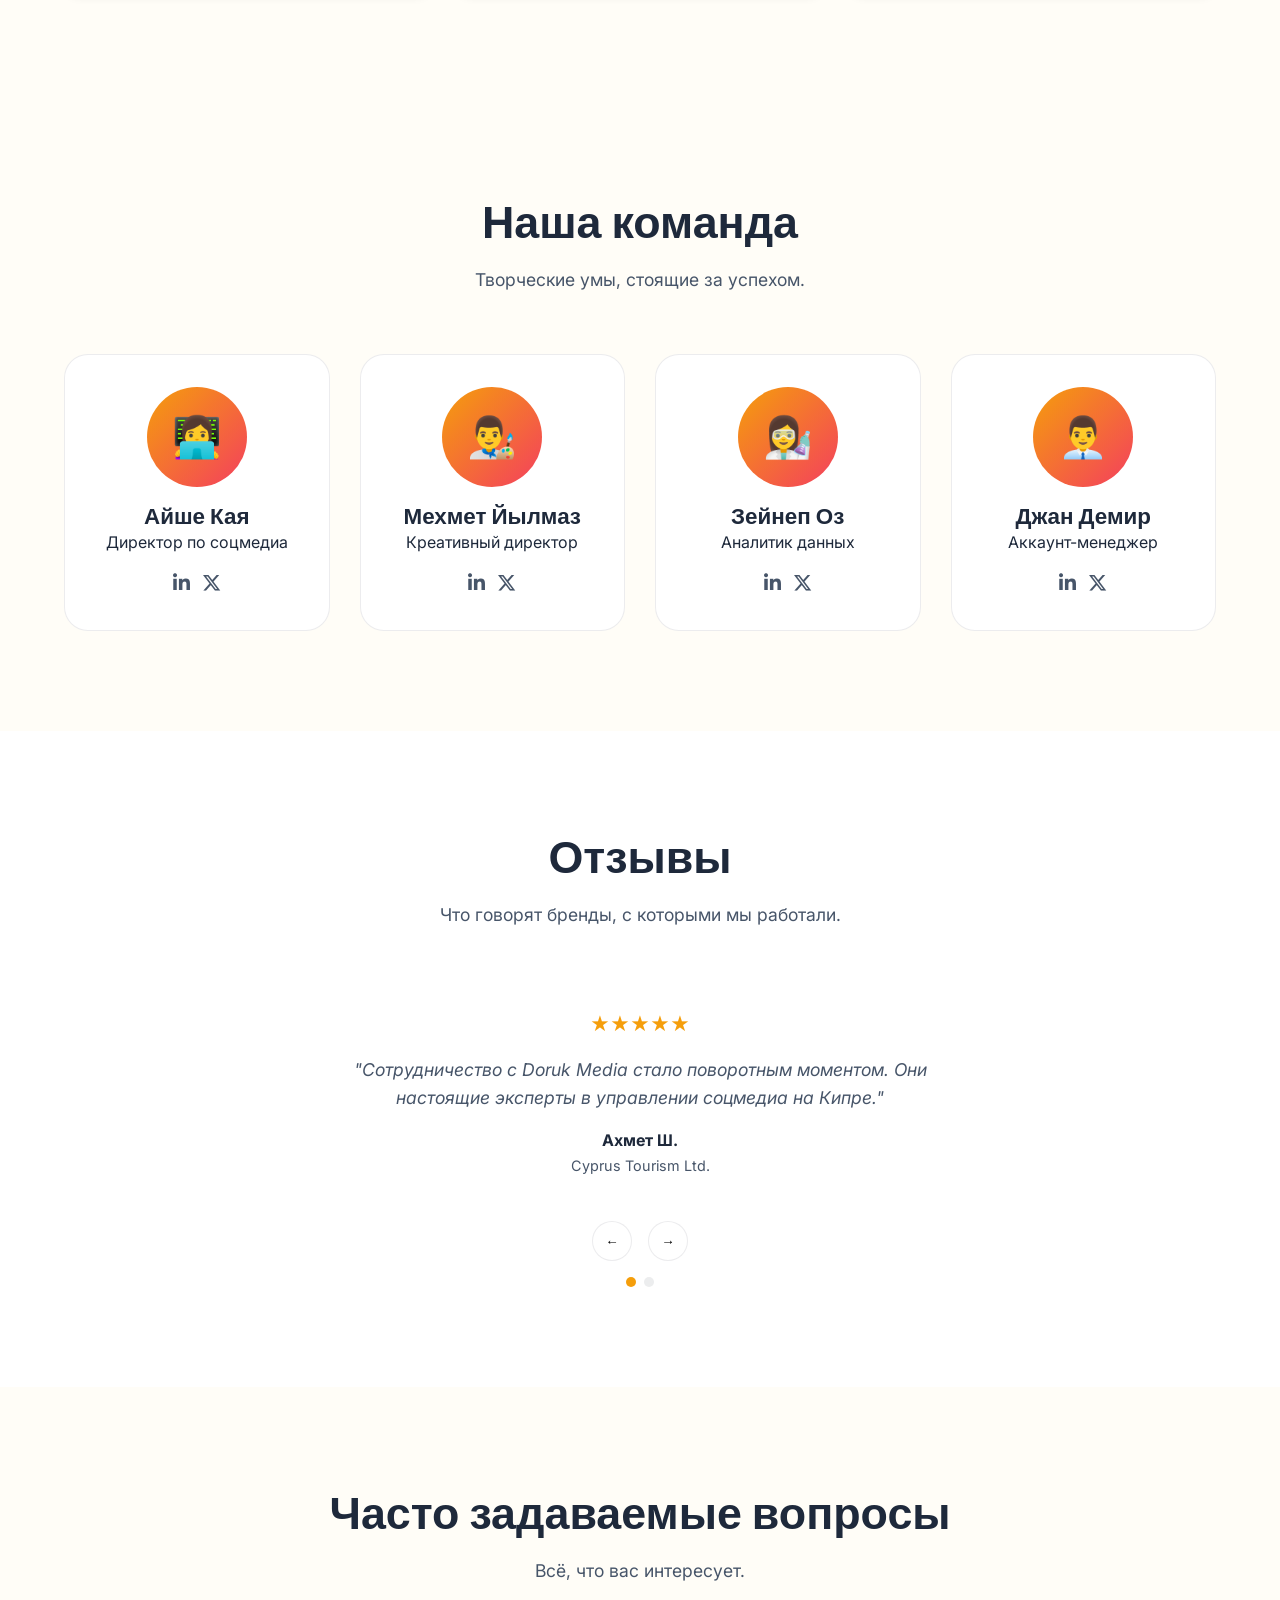
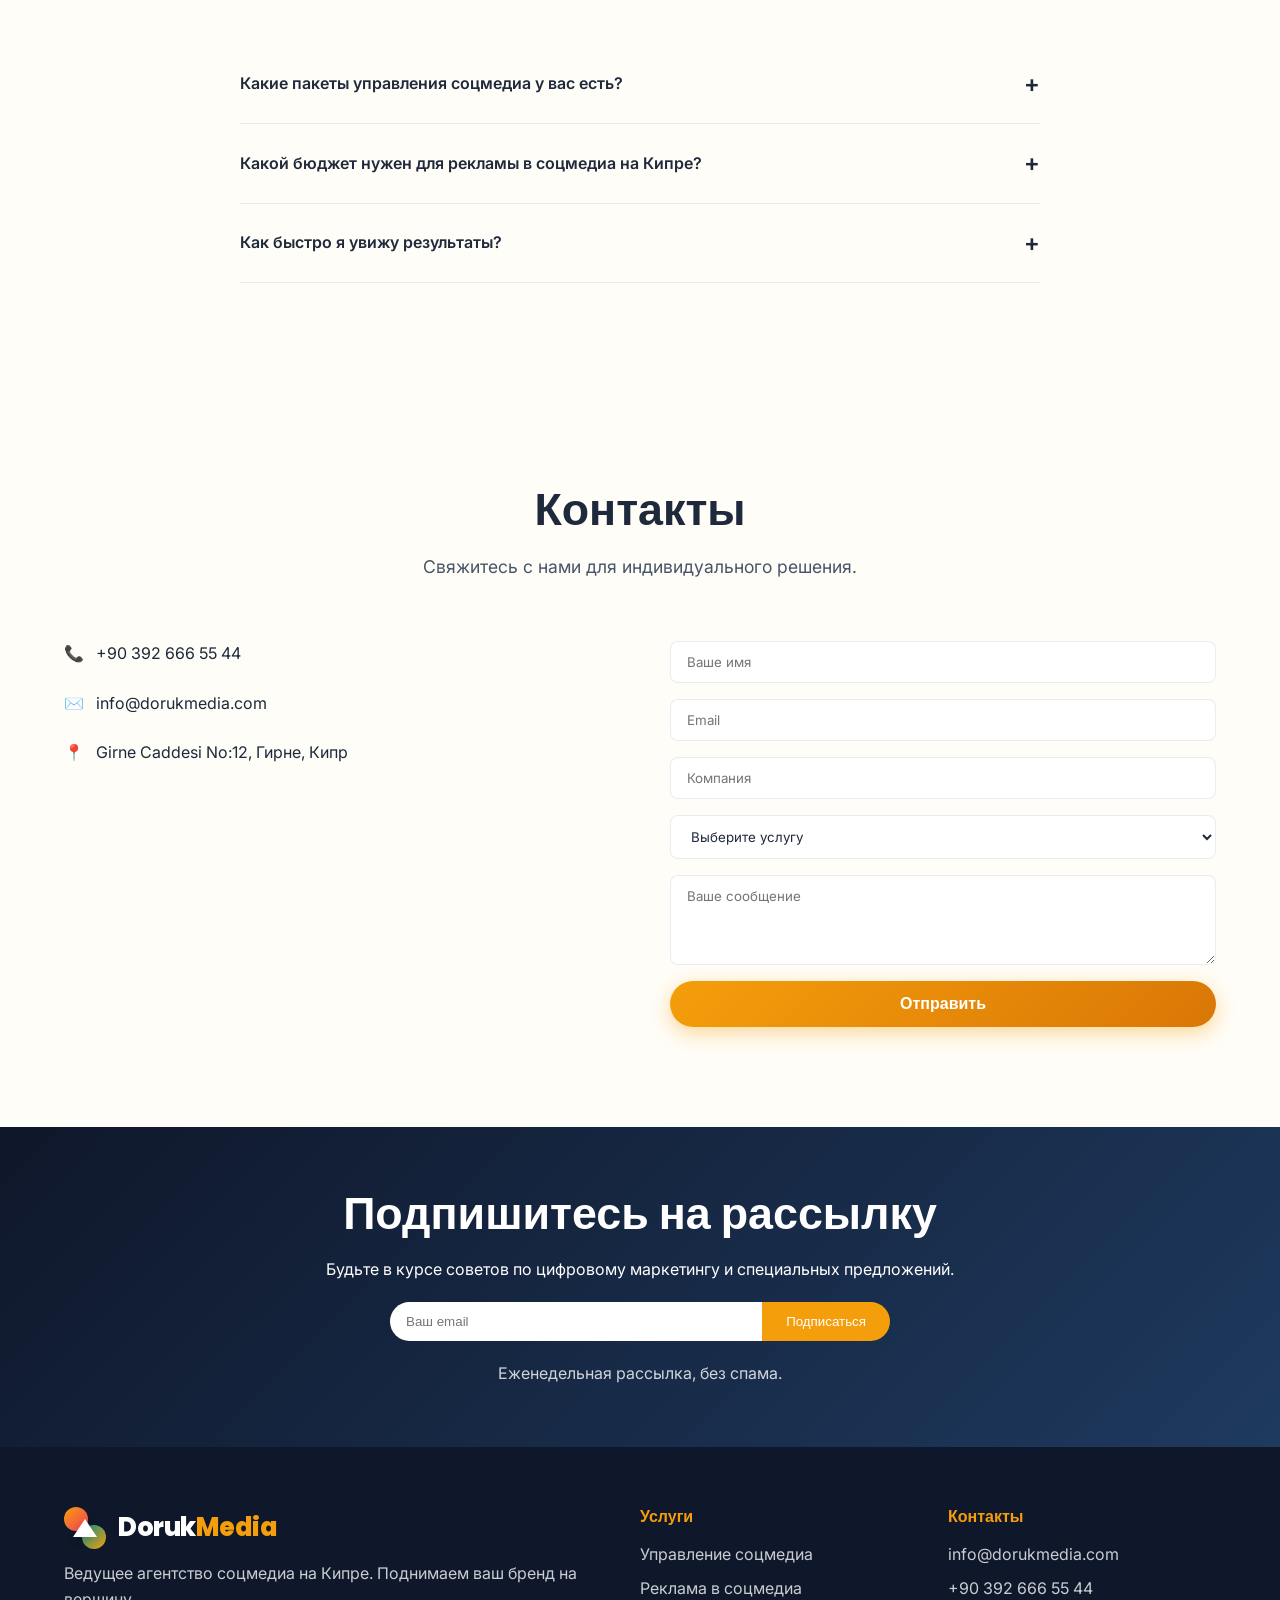
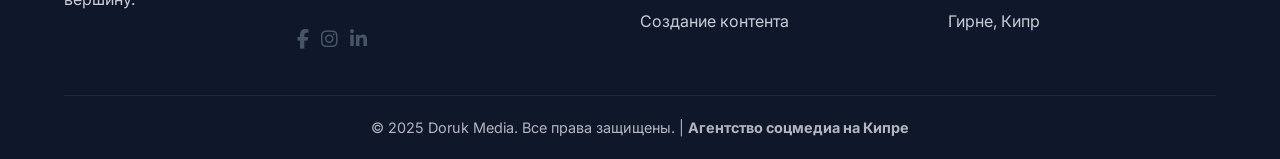
<file: ru/index.html>
<!DOCTYPE html>
<html lang="ru" dir="ltr">
<head>
    <meta charset="UTF-8">
    <meta name="viewport" content="width=device-width, initial-scale=1.0">
    <title>Агентство соцмедиа на Кипре | Doruk Media - Достигните цифровой вершины</title>
    <meta name="description" content="Ведущее агентство соцмедиа на Кипре Doruk Media: управление соцмедиа, реклама, создание контента и инфлюенсер-маркетинг. Получите бесплатный анализ.">
    <meta name="keywords" content="агентство соцмедиа Кипр, управление соцмедиа Кипр, реклама в соцмедиа Кипр, соцмедиа агентство Кипр, цифровой маркетинг Кипр">
    <link rel="canonical" href="https://www.dorukmedia.com/ru/">
    <link rel="alternate" hreflang="tr" href="https://www.dorukmedia.com/tr/">
    <link rel="alternate" hreflang="en" href="https://www.dorukmedia.com/en/">
    <link rel="alternate" hreflang="ru" href="https://www.dorukmedia.com/ru/">
    <link rel="alternate" hreflang="ar" href="https://www.dorukmedia.com/ar/">
    <link rel="alternate" hreflang="x-default" href="https://www.dorukmedia.com/tr/">
    <meta property="og:title" content="Агентство соцмедиа на Кипре | Doruk Media">
    <meta property="og:description" content="Ведущее агентство соцмедиа на Кипре.">
    <meta property="og:url" content="https://www.dorukmedia.com/ru/">
    <meta property="og:type" content="website">
    <script type="application/ld+json">
        {
            "@context": "https://schema.org",
            "@type": "LocalBusiness",
            "name": "Doruk Media",
            "description": "Агентство по управлению соцмедиа и рекламе на Кипре",
            "url": "https://www.dorukmedia.com/ru/",
            "telephone": "+90 392 666 55 44",
            "address": { "@type": "PostalAddress", "streetAddress": "Girne Caddesi No:12", "addressLocality": "Гирне", "addressRegion": "Кипр", "postalCode": "99300", "addressCountry": "CY" },
            "openingHours": "Mo-Fr 09:00-18:00"
        }
    </script>
    <link rel="preconnect" href="https://fonts.googleapis.com">
    <link rel="preconnect" href="https://fonts.gstatic.com" crossorigin>
    <link href="https://fonts.googleapis.com/css2?family=Inter:wght@300;400;500;600;700;800;900&family=Poppins:wght@300;400;500;600;700;800;900&display=swap" rel="stylesheet">
    <link rel="stylesheet" href="https://cdnjs.cloudflare.com/ajax/libs/font-awesome/6.5.1/css/all.min.css">
    <link rel="stylesheet" href="../css/style.css">
</head>
<body>
    <div class="progress-bar" id="progressBar"></div>
    
    <!-- HEADER -->
    <header class="header" id="header">
        <div class="container header-inner">
            <a href="#" class="logo">
                <div class="logo-icon">
                    <div class="logo-circle c1"></div>
                    <div class="logo-circle c2"></div>
                    <div class="logo-triangle"></div>
                </div>
                <span class="logo-text">Doruk<span class="logo-accent">Media</span></span>
            </a>
            <nav class="nav" id="nav">
                <ul class="nav-list">
                    <li><a href="#home">Главная</a></li>
                    <li><a href="#services">Услуги</a></li>
                    <li><a href="#about">О нас</a></li>
                    <li><a href="#portfolio">Портфолио</a></li>
                    <li><a href="#pricing">Цены</a></li>
                    <li><a href="#contact">Контакты</a></li>
                </ul>
            </nav>
            <div class="header-actions">
                <div class="lang-switcher">
                    <div class="lang-current" id="langCurrent">
                        <span class="globe">🌐</span>
                        <span class="lang-name" id="langName">Русский</span>
                        <i class="arrow-down"></i>
                    </div>
                    <ul class="lang-dropdown" id="langDropdown">
                        <li data-lang="tr">🇹🇷 Türkçe</li>
                        <li data-lang="en">🇬🇧 English</li>
                        <li data-lang="ru" class="active">🇷🇺 Русский</li>
                        <li data-lang="ar">🇸🇦 العربية</li>
                    </ul>
                </div>
                <button class="theme-toggle" id="themeToggle">
                    <span class="icon-sun">☀️</span>
                    <span class="icon-moon">🌙</span>
                </button>
                <button class="hamburger" id="hamburger">
                    <span></span><span></span><span></span>
                </button>
            </div>
        </div>
    </header>

    <!-- HERO -->
    <section class="hero" id="home">
        <canvas id="particleCanvas"></canvas>
        <div class="container hero-grid">
            <div class="hero-content reveal">
                <span class="badge">🌟 Агентство №1 на Кипре</span>
                <h1>
                    <span class="static-text">Самое креативное на Кипре</span><br>
                    <span class="dynamic-text" id="typewriter"></span><span class="typewriter-cursor"></span>
                </h1>
                <p class="hero-description">Мы предлагаем комплексные решения в <strong>управлении соцмедиа</strong>, <strong>рекламе в соцмедиа</strong> и создании контента, чтобы вывести ваш бренд на цифровую вершину.</p>
                <div class="hero-buttons">
                    <a href="#contact" class="btn btn-primary">Бесплатный анализ</a>
                    <a href="#portfolio" class="btn btn-outline">Наши работы</a>
                </div>
                <div class="hero-stats">
                    <div class="stat">
                        <span class="stat-number" data-count="500">0</span><span>+</span>
                        <span class="stat-label">Успешных проектов</span>
                    </div>
                    <div class="stat">
                        <span class="stat-number" data-count="98">0</span><span>%</span>
                        <span class="stat-label">Довольных клиентов</span>
                    </div>
                    <div class="stat">
                        <span class="stat-number" data-count="24">0</span><span>/7</span>
                        <span class="stat-label">Поддержка</span>
                    </div>
                </div>
            </div>
            <div class="hero-visual reveal">
                <div class="dashboard-mockup">
                    <div class="browser-bar">
                        <span class="dot red"></span><span class="dot yellow"></span><span class="dot green"></span>
                        <span class="url">app.dorukmedia.com/analytics</span>
                    </div>
                    <div class="dashboard-content">
                        <div class="live-badge">● LIVE</div>
                        <div class="metric-card">
                            <span class="metric-label">Подписчики</span>
                            <span class="metric-value">128.4K</span>
                            <div class="metric-bar"><div class="fill" style="width:80%"></div></div>
                        </div>
                        <div class="metric-card">
                            <span class="metric-label">Вовлечённость</span>
                            <span class="metric-value">5.62%</span>
                            <div class="metric-bar"><div class="fill" style="width:65%"></div></div>
                        </div>
                        <div class="chart-area">
                            <svg viewBox="0 0 200 60">
                                <polyline class="chart-line" points="0,40 40,30 80,45 120,20 160,25 200,10"/>
                            </svg>
                        </div>
                    </div>
                </div>
            </div>
        </div>
        <div class="scroll-indicator">
            <div class="mouse"><div class="wheel"></div></div>
            <span>Прокрутите вниз</span>
        </div>
    </section>

    <!-- TRUSTED -->
    <section class="trusted">
        <div class="container">
            <div class="marquee">
                <div class="marquee-track">
                    <span>GOOGLE</span><span>META</span><span>SHOPIFY</span><span>AMAZON</span>
                    <span>SPOTIFY</span><span>LINKEDIN</span><span>TURKCELL</span><span>KKTC TELSIM</span>
                    <span>GOOGLE</span><span>META</span><span>SHOPIFY</span><span>AMAZON</span>
                </div>
            </div>
        </div>
    </section>

    <!-- SERVICES -->
    <section id="services">
        <div class="container">
            <div class="section-header reveal">
                <h2>Наши услуги</h2>
                <p>Комплексные цифровые решения от <strong>агентства соцмедиа на Кипре</strong>.</p>
            </div>
            <div class="services-grid">
                <div class="service-card reveal">
                    <div class="service-icon">📱</div>
                    <h3>Управление соцмедиа</h3>
                    <p>Профессиональное управление Instagram, Facebook, TikTok, LinkedIn, контент-план и взаимодействие с аудиторией.</p>
                    <span class="learn-more">Подробнее →</span>
                </div>
                <div class="service-card reveal">
                    <div class="service-icon">🎯</div>
                    <h3>Реклама в соцмедиа</h3>
                    <p>Высококонверсионные кампании через Meta Ads, TikTok Ads и LinkedIn Ads, нацеленные на вашу аудиторию.</p>
                    <span class="learn-more">Подробнее →</span>
                </div>
                <div class="service-card reveal">
                    <div class="service-icon">🎬</div>
                    <h3>Создание контента</h3>
                    <p>Профессиональное видео, фото, reels и графический дизайн для вашего бренда.</p>
                    <span class="learn-more">Подробнее →</span>
                </div>
                <div class="service-card reveal">
                    <div class="service-icon">🤝</div>
                    <h3>Инфлюенсер-маркетинг</h3>
                    <p>Эффективные кампании с нашей сетью инфлюенсеров на Кипре.</p>
                    <span class="learn-more">Подробнее →</span>
                </div>
                <div class="service-card reveal">
                    <div class="service-icon">📈</div>
                    <h3>SEO и цифровой PR</h3>
                    <p>Повышение видимости в поиске и укрепление онлайн-репутации.</p>
                    <span class="learn-more">Подробнее →</span>
                </div>
                <div class="service-card reveal">
                    <div class="service-icon">📊</div>
                    <h3>Аналитика и отчёты</h3>
                    <p>Детальные отчёты о производительности и рекомендации на основе данных.</p>
                    <span class="learn-more">Подробнее →</span>
                </div>
            </div>
        </div>
    </section>
    <div class="modal-overlay" id="serviceModal">
        <div class="modal-content">
            <button class="modal-close">✕</button>
            <h3 id="modalTitle">Название услуги</h3>
            <p id="modalDescription">Описание услуги будет здесь.</p>
        </div>
    </div>

    <!-- ABOUT -->
    <section id="about">
        <div class="container about-grid">
            <div class="about-left reveal">
                <div class="analytics-card">
                    <div class="live-badge">● Активно</div>
                    <div class="metric-card">
                        <span class="metric-label">Рост клиентов</span>
                        <span class="metric-value">+124%</span>
                        <div class="metric-bar"><div class="fill" style="width:85%"></div></div>
                    </div>
                </div>
                <div class="timeline">
                    <div class="timeline-item"><div class="timeline-dot"></div><span class="timeline-year">2020</span><p>Начинали как маленькая команда.</p></div>
                    <div class="timeline-item"><div class="timeline-dot"></div><span class="timeline-year">2022</span><p>Обслужили более 100 брендов.</p></div>
                    <div class="timeline-item"><div class="timeline-dot"></div><span class="timeline-year">2024</span><p>Реализовали международные проекты.</p></div>
                    <div class="timeline-item"><div class="timeline-dot"></div><span class="timeline-year">Сегодня</span><p>Самое востребованное агентство Кипра.</p></div>
                </div>
            </div>
            <div class="about-right reveal">
                <h2>О нас</h2>
                <p>Doruk Media — агентство соцмедиа на Кипре. Наша увлечённая и творческая команда помогает брендам эффективно рассказывать свои цифровые истории. Мы доказали успех в <strong>управлении соцмедиа на Кипре</strong> и <strong>рекламе в соцмедиа на Кипре</strong>.</p>
                <ul>
                    <li>Глубокое знание местного рынка</li>
                    <li>Стратегии на основе данных</li>
                    <li>Поддержка 24/7</li>
                    <li>Измеримые результаты</li>
                </ul>
            </div>
        </div>
    </section>

    <!-- WHY US -->
    <section id="why-us">
        <div class="container">
            <div class="section-header reveal">
                <h2>Почему Doruk Media?</h2>
                <p>Преимущества, которые выделяют вас среди конкурентов.</p>
            </div>
            <div class="why-grid">
                <div class="why-card reveal"><div class="why-icon">🎯</div><h3>Экспертиза рынка</h3><p>Мы знаем кипрский рынок и поведение потребителей изнутри.</p></div>
                <div class="why-card reveal"><div class="why-icon">✨</div><h3>Креативная команда</h3><p>Молодая, динамичная команда, следящая за трендами.</p></div>
                <div class="why-card reveal"><div class="why-icon">📊</div><h3>Доказанные результаты</h3><p>500+ проектов говорят сами за себя.</p></div>
                <div class="why-card reveal"><div class="why-icon">📞</div><h3>Всегда на связи</h3><p>Мы рядом, когда вы нуждаетесь в нас.</p></div>
                <div class="why-card reveal"><div class="why-icon">💡</div><h3>Конкурентные цены</h3><p>Прозрачное ценообразование для любого бюджета.</p></div>
                <div class="why-card reveal"><div class="why-icon">🌍</div><h3>Мировые стандарты</h3><p>Приносим глобальное качество на Кипр.</p></div>
            </div>
        </div>
    </section>

    <!-- PROCESS -->
    <section id="process">
        <div class="container">
            <div class="section-header reveal">
                <h2>Наш процесс</h2>
                <p>4 этапа, которые мы проходим с каждым проектом.</p>
            </div>
            <div class="process-steps">
                <div class="step-card reveal">
                    <div class="step-number">1</div>
                    <h3>Исследование</h3>
                    <p>Анализируем аудиторию и конкурентов.</p>
                    <span class="step-arrow">→</span>
                </div>
                <div class="step-card reveal">
                    <div class="step-number">2</div>
                    <h3>Стратегия</h3>
                    <p>Создаём дорожную карту соцмедиа.</p>
                    <span class="step-arrow">→</span>
                </div>
                <div class="step-card reveal">
                    <div class="step-number">3</div>
                    <h3>Реализация</h3>
                    <p>Создаём контент и управляем рекламой.</p>
                    <span class="step-arrow">→</span>
                </div>
                <div class="step-card reveal">
                    <div class="step-number">4</div>
                    <h3>Рост</h3>
                    <p>Анализируем данные и оптимизируем.</p>
                </div>
            </div>
        </div>
    </section>

    <!-- STATISTICS -->
    <section class="stats-section">
        <div class="container">
            <div class="stats-grid reveal">
                <div class="stat-item"><span class="number stat-number" data-count="500">0</span><span class="number">+</span><div class="label">Успешных проектов</div></div>
                <div class="stat-item"><span class="number stat-number" data-count="95">0</span><span class="number">%</span><div class="label">Довольных клиентов</div></div>
                <div class="stat-item"><span class="number stat-number" data-count="120">0</span><span class="number">+</span><div class="label">Активных клиентов</div></div>
                <div class="stat-item"><span class="number">24/7</span><div class="label">Поддержка</div></div>
            </div>
        </div>
    </section>

    <!-- PRICING -->
    <section id="pricing">
        <div class="container">
            <div class="section-header reveal">
                <h2>Цены</h2>
                <p>Гибкие пакеты под ваши нужды.</p>
            </div>
            <div class="pricing-toggle reveal">
                <span>Ежемесячно</span>
                <div class="toggle-switch" id="pricingToggle"></div>
                <span>Годовой (скидка 20%)</span>
            </div>
            <div class="pricing-grid">
                <div class="pricing-card reveal">
                    <h3>Старт</h3>
                    <p>Для малого бизнеса</p>
                    <div class="price monthly">€999<span>/мес</span></div>
                    <div class="price yearly" style="display:none;">€799<span>/мес</span></div>
                    <ul>
                        <li>✓ 3 соцсети</li>
                        <li>✓ 12 постов в месяц</li>
                        <li>✓ Базовый отчёт</li>
                    </ul>
                    <a href="#contact" class="btn btn-outline">Начать</a>
                </div>
                <div class="pricing-card popular reveal">
                    <div class="popular-badge">Самый популярный</div>
                    <h3>Профессиональный</h3>
                    <p>Для растущих брендов</p>
                    <div class="price monthly">€1,999<span>/мес</span></div>
                    <div class="price yearly" style="display:none;">€1,599<span>/мес</span></div>
                    <ul>
                        <li>✓ 5 соцсетей</li>
                        <li>✓ 20 постов + Reels</li>
                        <li>✓ Управление рекламой (бюджет €400)</li>
                        <li>✓ Подробная аналитика</li>
                    </ul>
                    <a href="#contact" class="btn btn-primary">Начать</a>
                </div>
                <div class="pricing-card reveal">
                    <h3>Корпоративный</h3>
                    <p>Для крупных компаний</p>
                    <div class="price monthly">€3,999<span>/мес</span></div>
                    <div class="price yearly" style="display:none;">€3,199<span>/мес</span></div>
                    <ul>
                        <li>✓ Все платформы</li>
                        <li>✓ Безлимитные посты</li>
                        <li>✓ Оптимизация рекламного бюджета</li>
                        <li>✓ Персональный менеджер</li>
                    </ul>
                    <a href="#contact" class="btn btn-outline">Связаться</a>
                </div>
            </div>
        </div>
    </section>

    <!-- PORTFOLIO -->
    <section id="portfolio">
        <div class="container">
            <div class="section-header reveal">
                <h2>Портфолио</h2>
                <p>Несколько наших историй успеха.</p>
            </div>
            <div class="filter-buttons reveal">
                <button class="filter-btn active" data-filter="all">Все</button>
                <button class="filter-btn" data-filter="seo">SEO</button>
                <button class="filter-btn" data-filter="social">Соцмедиа</button>
                <button class="filter-btn" data-filter="branding">Брендинг</button>
                <button class="filter-btn" data-filter="ads">Реклама</button>
            </div>
            <div class="portfolio-grid">
                <div class="portfolio-item reveal" data-category="social">
                    <div class="portfolio-img">📱</div>
                    <div class="portfolio-info">
                        <span class="portfolio-category">Соцмедиа</span>
                        <h3>Туристический бренд Кипра</h3>
                        <p>Рост подписчиков в Instagram на 300%</p>
                    </div>
                </div>
                <div class="portfolio-item reveal" data-category="ads">
                    <div class="portfolio-img">🎯</div>
                    <div class="portfolio-info">
                        <span class="portfolio-category">Реклама</span>
                        <h3>Кампания для интернет-магазина</h3>
                        <p>ROAS 4.8x</p>
                    </div>
                </div>
                <div class="portfolio-item reveal" data-category="branding">
                    <div class="portfolio-img">✨</div>
                    <div class="portfolio-info">
                        <span class="portfolio-category">Брендинг</span>
                        <h3>Сеть ресторанов</h3>
                        <p>Узнаваемость бренда +80%</p>
                    </div>
                </div>
            </div>
        </div>
    </section>

    <!-- TEAM -->
    <section id="team">
        <div class="container">
            <div class="section-header reveal">
                <h2>Наша команда</h2>
                <p>Творческие умы, стоящие за успехом.</p>
            </div>
            <div class="team-grid">
                <div class="team-card reveal">
                    <div class="team-avatar">👩‍💻</div>
                    <h3>Айше Кая</h3>
                    <p>Директор по соцмедиа</p>
                    <div class="social-links">
                        <a href="#"><i class="fab fa-linkedin-in"></i></a>
                        <a href="#"><i class="fab fa-x-twitter"></i></a>
                    </div>
                </div>
                <div class="team-card reveal">
                    <div class="team-avatar">👨‍🎨</div>
                    <h3>Мехмет Йылмаз</h3>
                    <p>Креативный директор</p>
                    <div class="social-links">
                        <a href="#"><i class="fab fa-linkedin-in"></i></a>
                        <a href="#"><i class="fab fa-x-twitter"></i></a>
                    </div>
                </div>
                <div class="team-card reveal">
                    <div class="team-avatar">👩‍🔬</div>
                    <h3>Зейнеп Оз</h3>
                    <p>Аналитик данных</p>
                    <div class="social-links">
                        <a href="#"><i class="fab fa-linkedin-in"></i></a>
                        <a href="#"><i class="fab fa-x-twitter"></i></a>
                    </div>
                </div>
                <div class="team-card reveal">
                    <div class="team-avatar">👨‍💼</div>
                    <h3>Джан Демир</h3>
                    <p>Аккаунт-менеджер</p>
                    <div class="social-links">
                        <a href="#"><i class="fab fa-linkedin-in"></i></a>
                        <a href="#"><i class="fab fa-x-twitter"></i></a>
                    </div>
                </div>
            </div>
        </div>
    </section>

    <!-- TESTIMONIALS -->
    <section id="testimonials" class="testimonials">
        <div class="container">
            <div class="section-header reveal">
                <h2>Отзывы</h2>
                <p>Что говорят бренды, с которыми мы работали.</p>
            </div>
            <div class="carousel reveal">
                <div class="carousel-track">
                    <div class="testimonial-card">
                        <div class="testimonial-stars">★★★★★</div>
                        <p class="testimonial-text">"Сотрудничество с Doruk Media стало поворотным моментом. Они настоящие эксперты в управлении соцмедиа на Кипре."</p>
                        <p class="testimonial-author">Ахмет Ш.</p>
                        <p class="testimonial-company">Cyprus Tourism Ltd.</p>
                    </div>
                    <div class="testimonial-card">
                        <div class="testimonial-stars">★★★★★</div>
                        <p class="testimonial-text">"Наши продажи удвоились благодаря рекламе в соцмедиа на Кипре. Отличная команда!"</p>
                        <p class="testimonial-author">Елена М.</p>
                        <p class="testimonial-company">Модный бутик</p>
                    </div>
                </div>
                <div class="carousel-controls">
                    <button id="carousel-prev">←</button>
                    <button id="carousel-next">→</button>
                </div>
                <div class="carousel-dots"></div>
            </div>
        </div>
    </section>

    <!-- FAQ -->
    <section id="faq">
        <div class="container">
            <div class="section-header reveal">
                <h2>Часто задаваемые вопросы</h2>
                <p>Всё, что вас интересует.</p>
            </div>
            <div class="faq-list reveal">
                <div class="faq-item">
                    <div class="faq-question">Какие пакеты управления соцмедиа у вас есть?</div>
                    <div class="faq-answer"><p>У нас есть пакеты «Старт», «Профессиональный» и «Корпоративный». Подробности в разделе цен.</p></div>
                </div>
                <div class="faq-item">
                    <div class="faq-question">Какой бюджет нужен для рекламы в соцмедиа на Кипре?</div>
                    <div class="faq-answer"><p>Бюджет определяется целями. Эффективные кампании возможны от €400.</p></div>
                </div>
                <div class="faq-item">
                    <div class="faq-question">Как быстро я увижу результаты?</div>
                    <div class="faq-answer"><p>Органический рост заметен через 3-6 месяцев, реклама даёт трафик сразу.</p></div>
                </div>
            </div>
        </div>
    </section>

    <!-- CONTACT -->
    <section id="contact">
        <div class="container">
            <div class="section-header reveal">
                <h2>Контакты</h2>
                <p>Свяжитесь с нами для индивидуального решения.</p>
            </div>
            <div class="contact-grid reveal">
                <div class="contact-info">
                    <div class="contact-info-item">📞 <span>+90 392 666 55 44</span></div>
                    <div class="contact-info-item">✉️ <span>info@dorukmedia.com</span></div>
                    <div class="contact-info-item">📍 <span>Girne Caddesi No:12, Гирне, Кипр</span></div>
                </div>
                <form class="contact-form" id="contactForm">
                    <input type="text" id="name" placeholder="Ваше имя" required>
                    <input type="email" id="email" placeholder="Email" required>
                    <input type="text" id="company" placeholder="Компания">
                    <select id="service">
                        <option value="">Выберите услугу</option>
                        <option value="management">Управление соцмедиа</option>
                        <option value="ads">Реклама в соцмедиа</option>
                        <option value="content">Создание контента</option>
                        <option value="other">Другое</option>
                    </select>
                    <textarea id="message" rows="4" placeholder="Ваше сообщение"></textarea>
                    <button type="submit" class="btn btn-primary">Отправить</button>
                    <div class="success-message" id="formSuccess">✅ Сообщение отправлено! Мы скоро свяжемся с вами.</div>
                </form>
            </div>
        </div>
    </section>

    <!-- NEWSLETTER -->
    <section class="newsletter">
        <div class="container reveal">
            <h2>Подпишитесь на рассылку</h2>
            <p>Будьте в курсе советов по цифровому маркетингу и специальных предложений.</p>
            <form class="newsletter-form" id="newsletterForm">
                <input type="email" placeholder="Ваш email" required>
                <button type="submit">Подписаться</button>
            </form>
            <p style="margin-top:12px; opacity:0.8;">Еженедельная рассылка, без спама.</p>
        </div>
    </section>

    <!-- FOOTER -->
    <footer class="footer">
        <div class="container">
            <div class="footer-grid">
                <div>
                    <div class="logo" style="margin-bottom:12px;">
                        <div class="logo-icon">
                            <div class="logo-circle c1"></div><div class="logo-circle c2"></div><div class="logo-triangle"></div>
                        </div>
                        <span class="logo-text" style="color:white;">Doruk<span class="logo-accent">Media</span></span>
                    </div>
                    <p style="opacity:0.8;">Ведущее агентство соцмедиа на Кипре. Поднимаем ваш бренд на вершину.</p>
                    <div class="social-links footer-social">
                        <a href="#" aria-label="Facebook"><i class="fab fa-facebook-f"></i></a>
                        <a href="#" aria-label="Instagram"><i class="fab fa-instagram"></i></a>
                        <a href="#" aria-label="LinkedIn"><i class="fab fa-linkedin-in"></i></a>
                    </div>
                </div>
                <div class="footer-links">
                    <h4>Услуги</h4>
                    <ul>
                        <li><a href="#">Управление соцмедиа</a></li>
                        <li><a href="#">Реклама в соцмедиа</a></li>
                        <li><a href="#">Создание контента</a></li>
                    </ul>
                </div>
                <div class="footer-links">
                    <h4>Контакты</h4>
                    <ul>
                        <li><a href="#">info@dorukmedia.com</a></li>
                        <li><a href="#">+90 392 666 55 44</a></li>
                        <li><a href="#">Гирне, Кипр</a></li>
                    </ul>
                </div>
            </div>
            <div class="footer-bottom">
                <p>© 2025 Doruk Media. Все права защищены. | <strong>Агентство соцмедиа на Кипре</strong></p>
            </div>
        </div>
    </footer>

    <a href="https://wa.me/903926665544" class="whatsapp-float" target="_blank">💬</a>
    <button class="back-to-top" id="backToTop">↑</button>

    <script src="../js/script.js"></script>
</body>
</html>
</file>
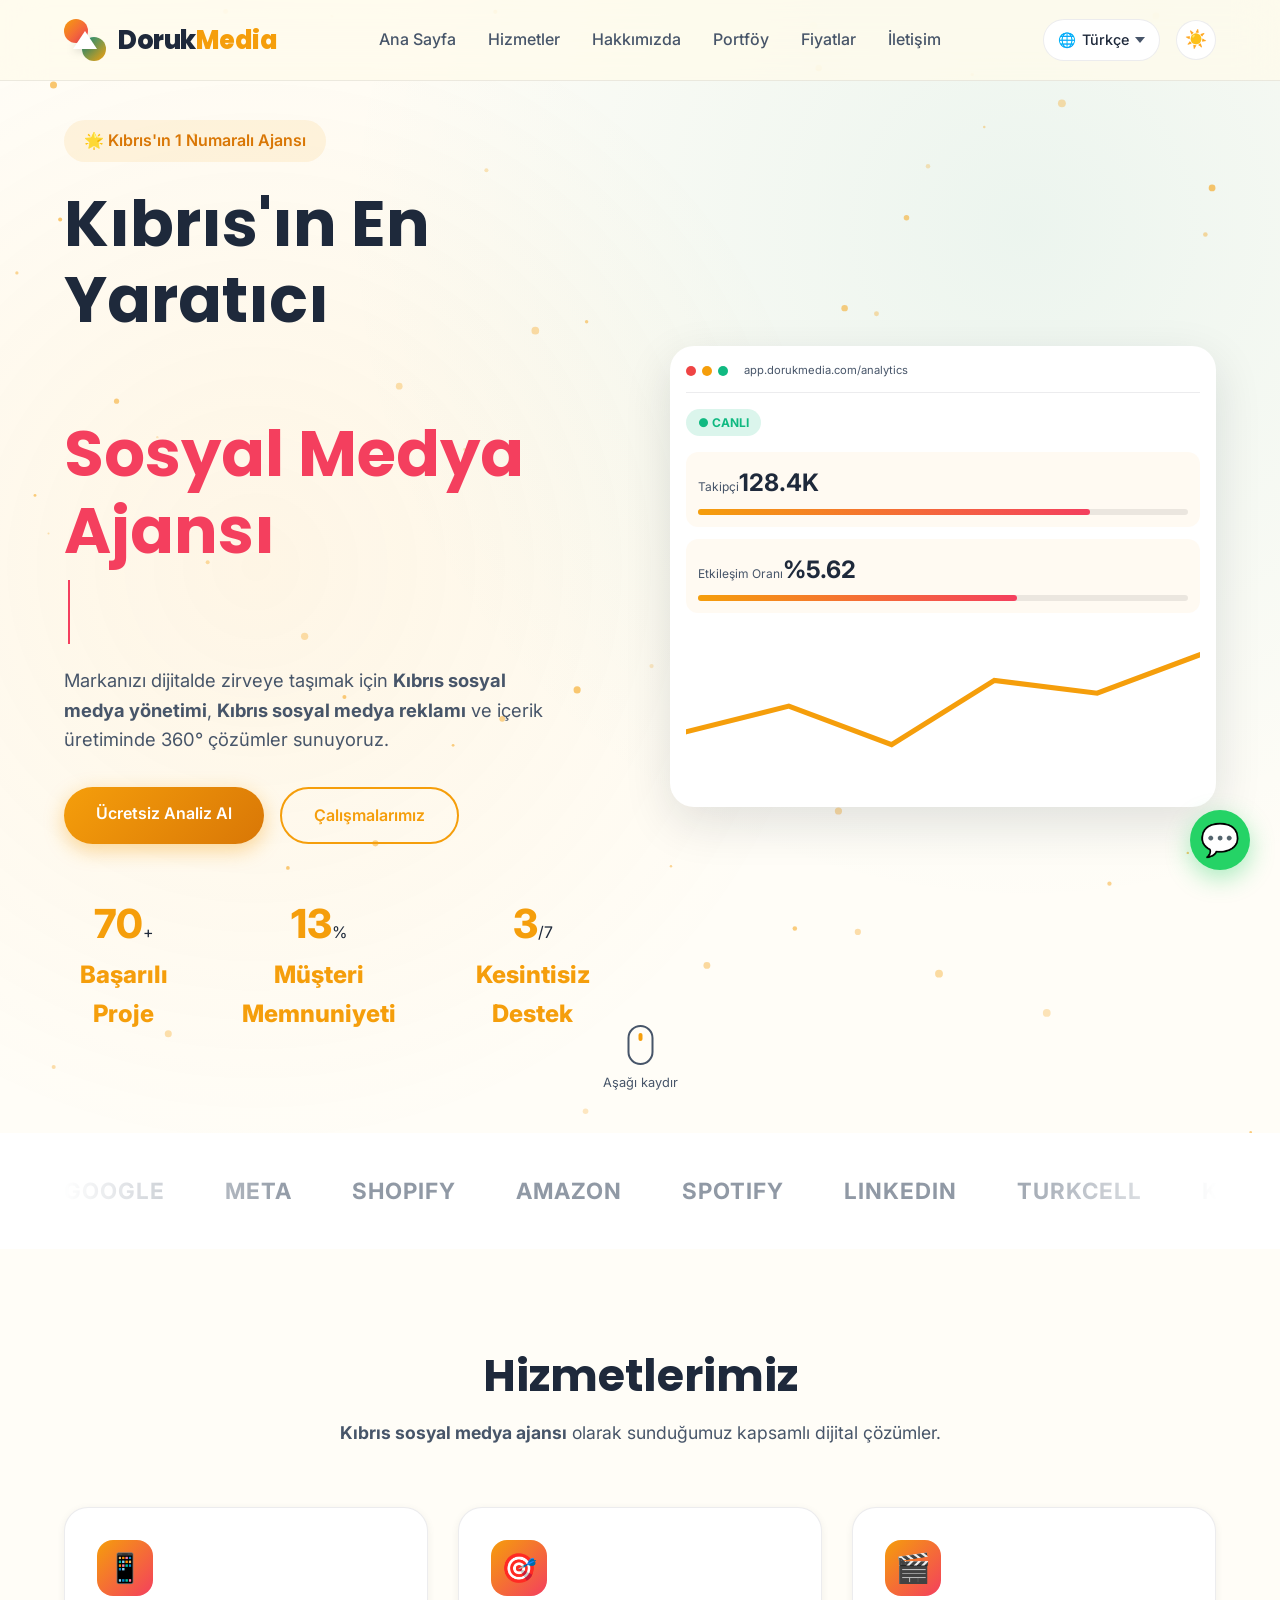
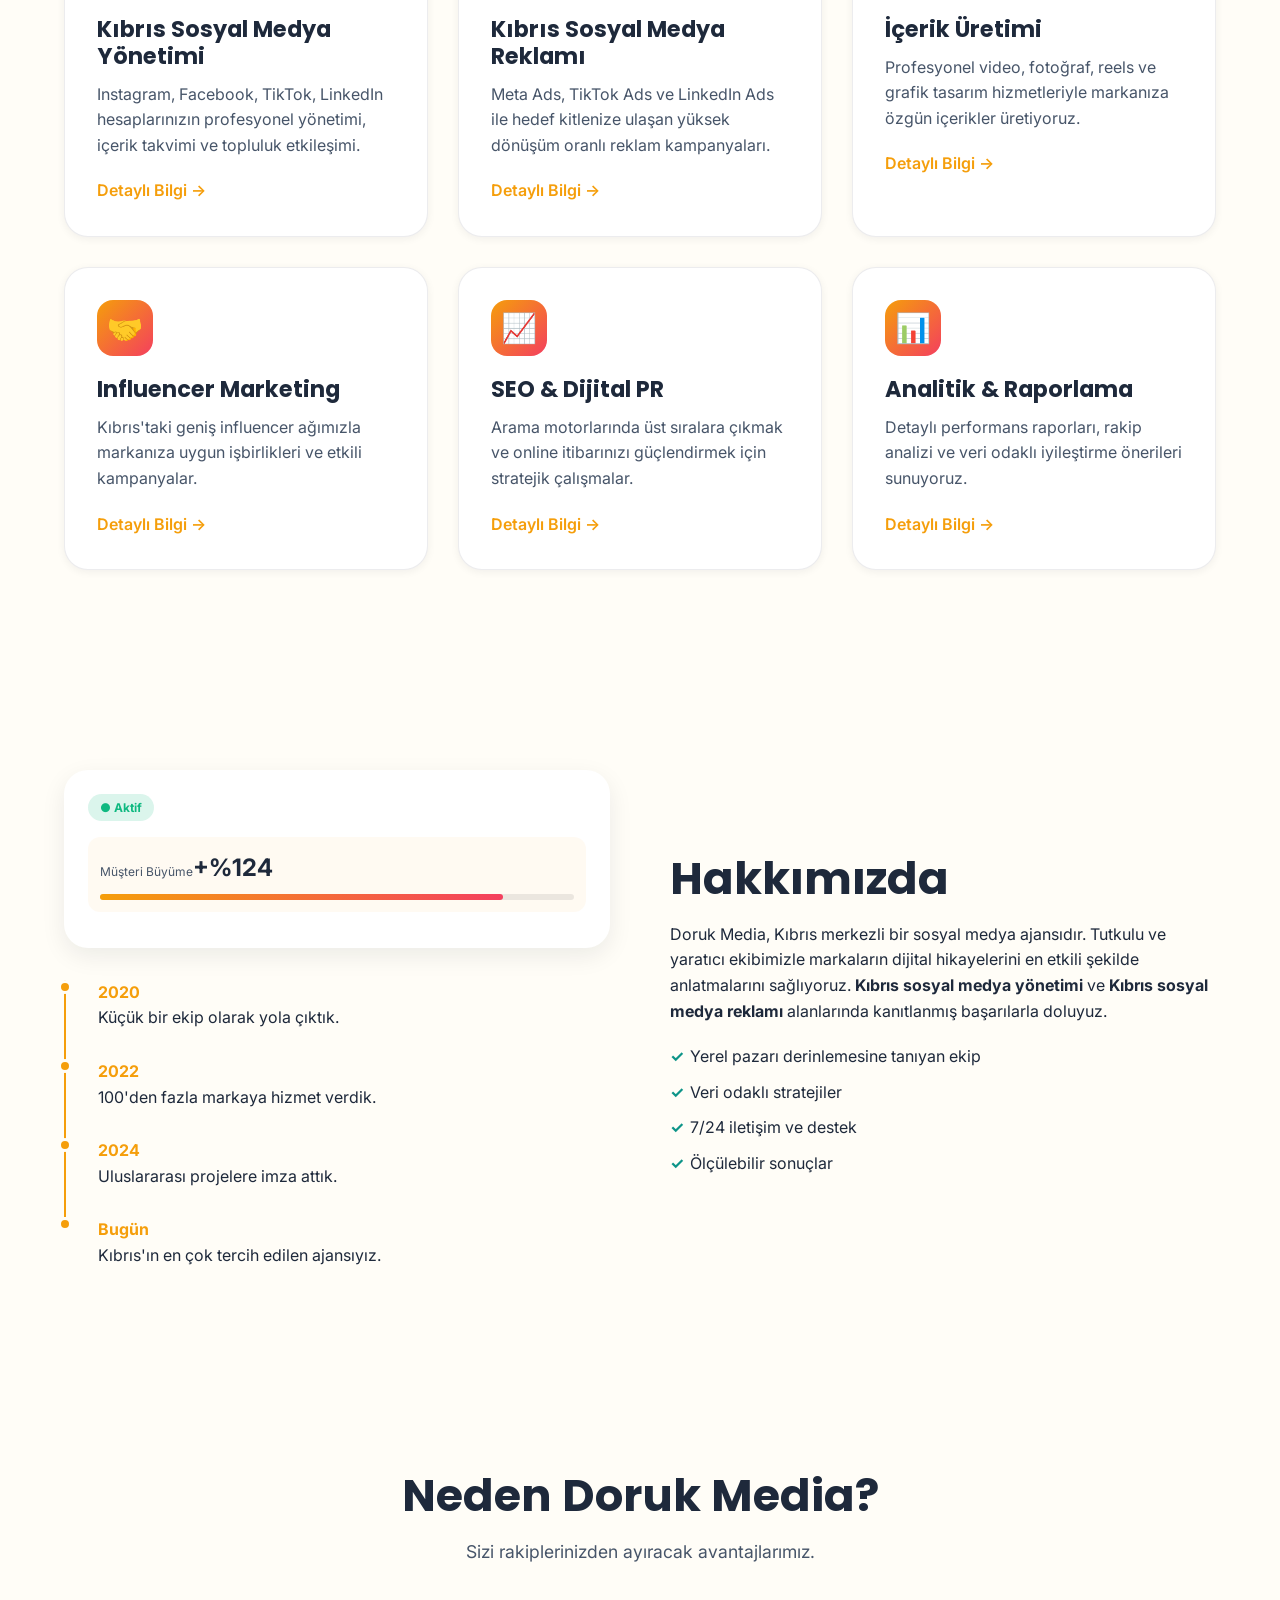
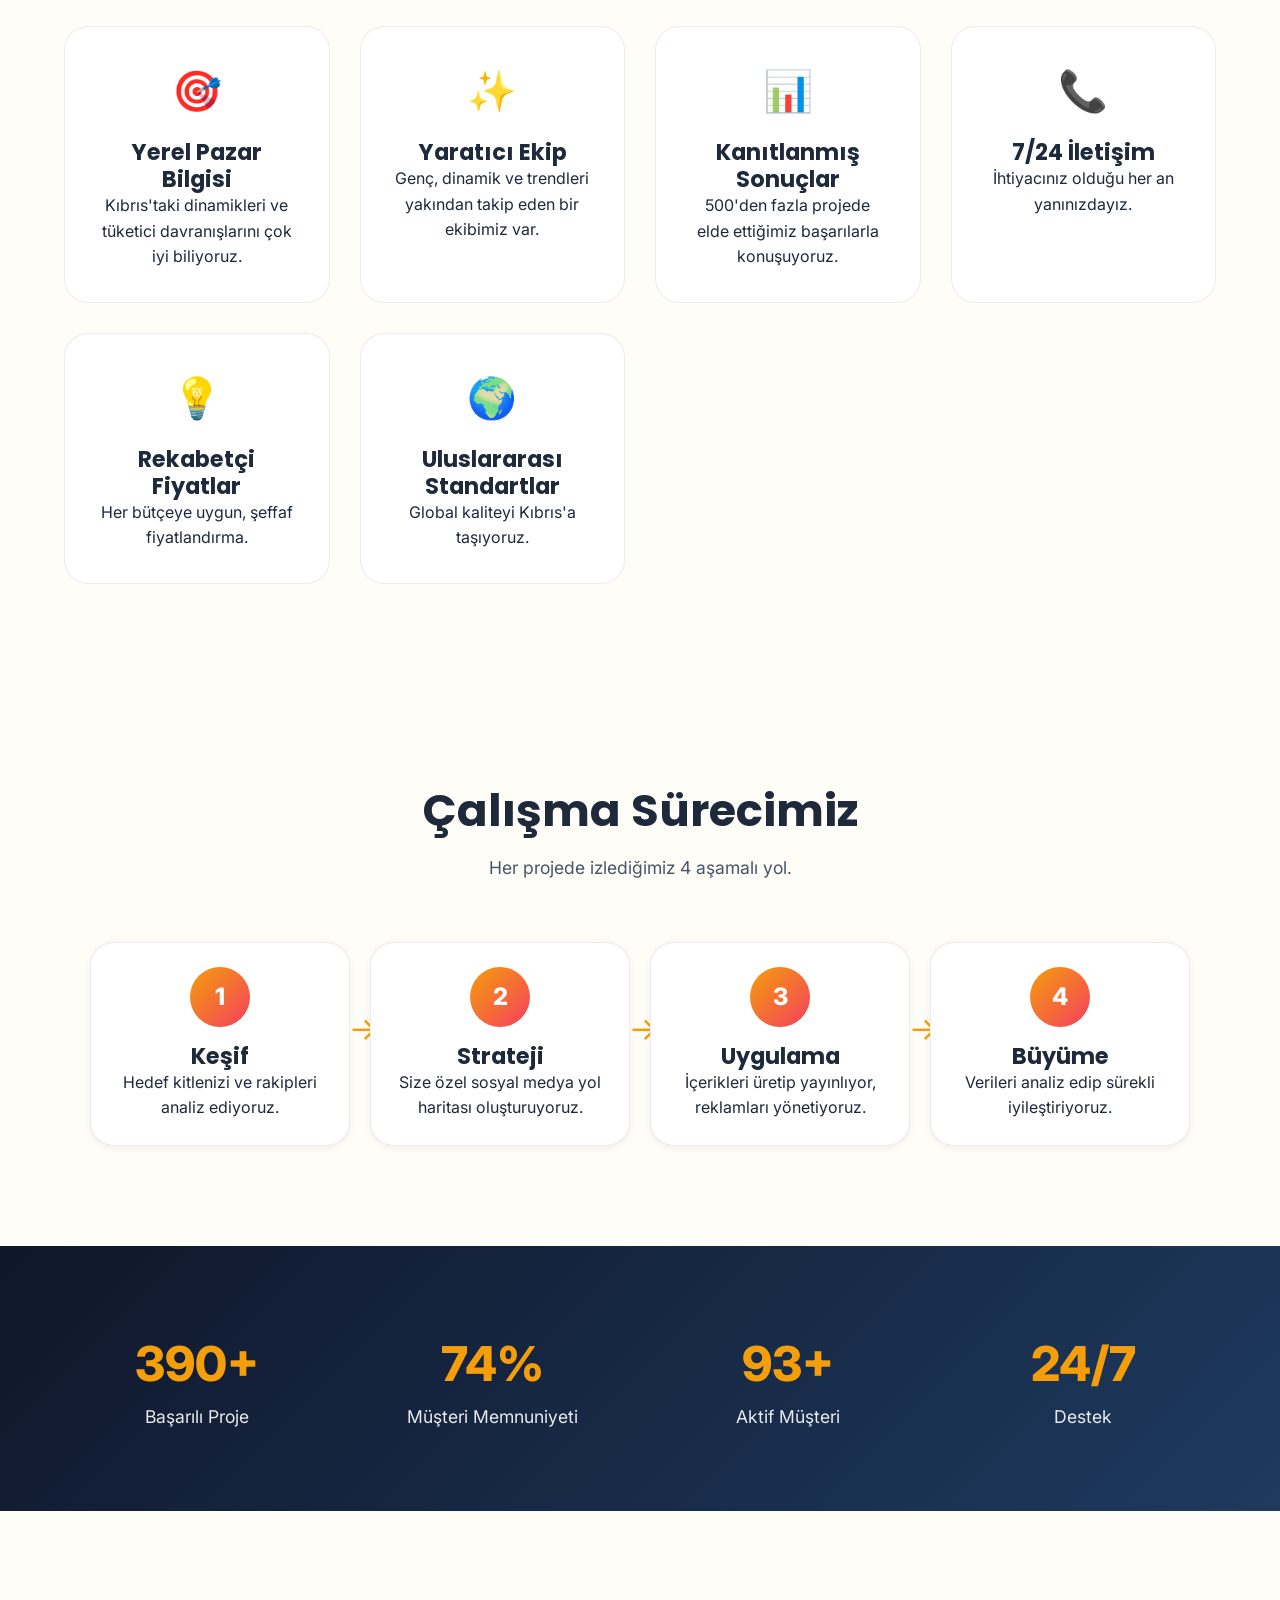
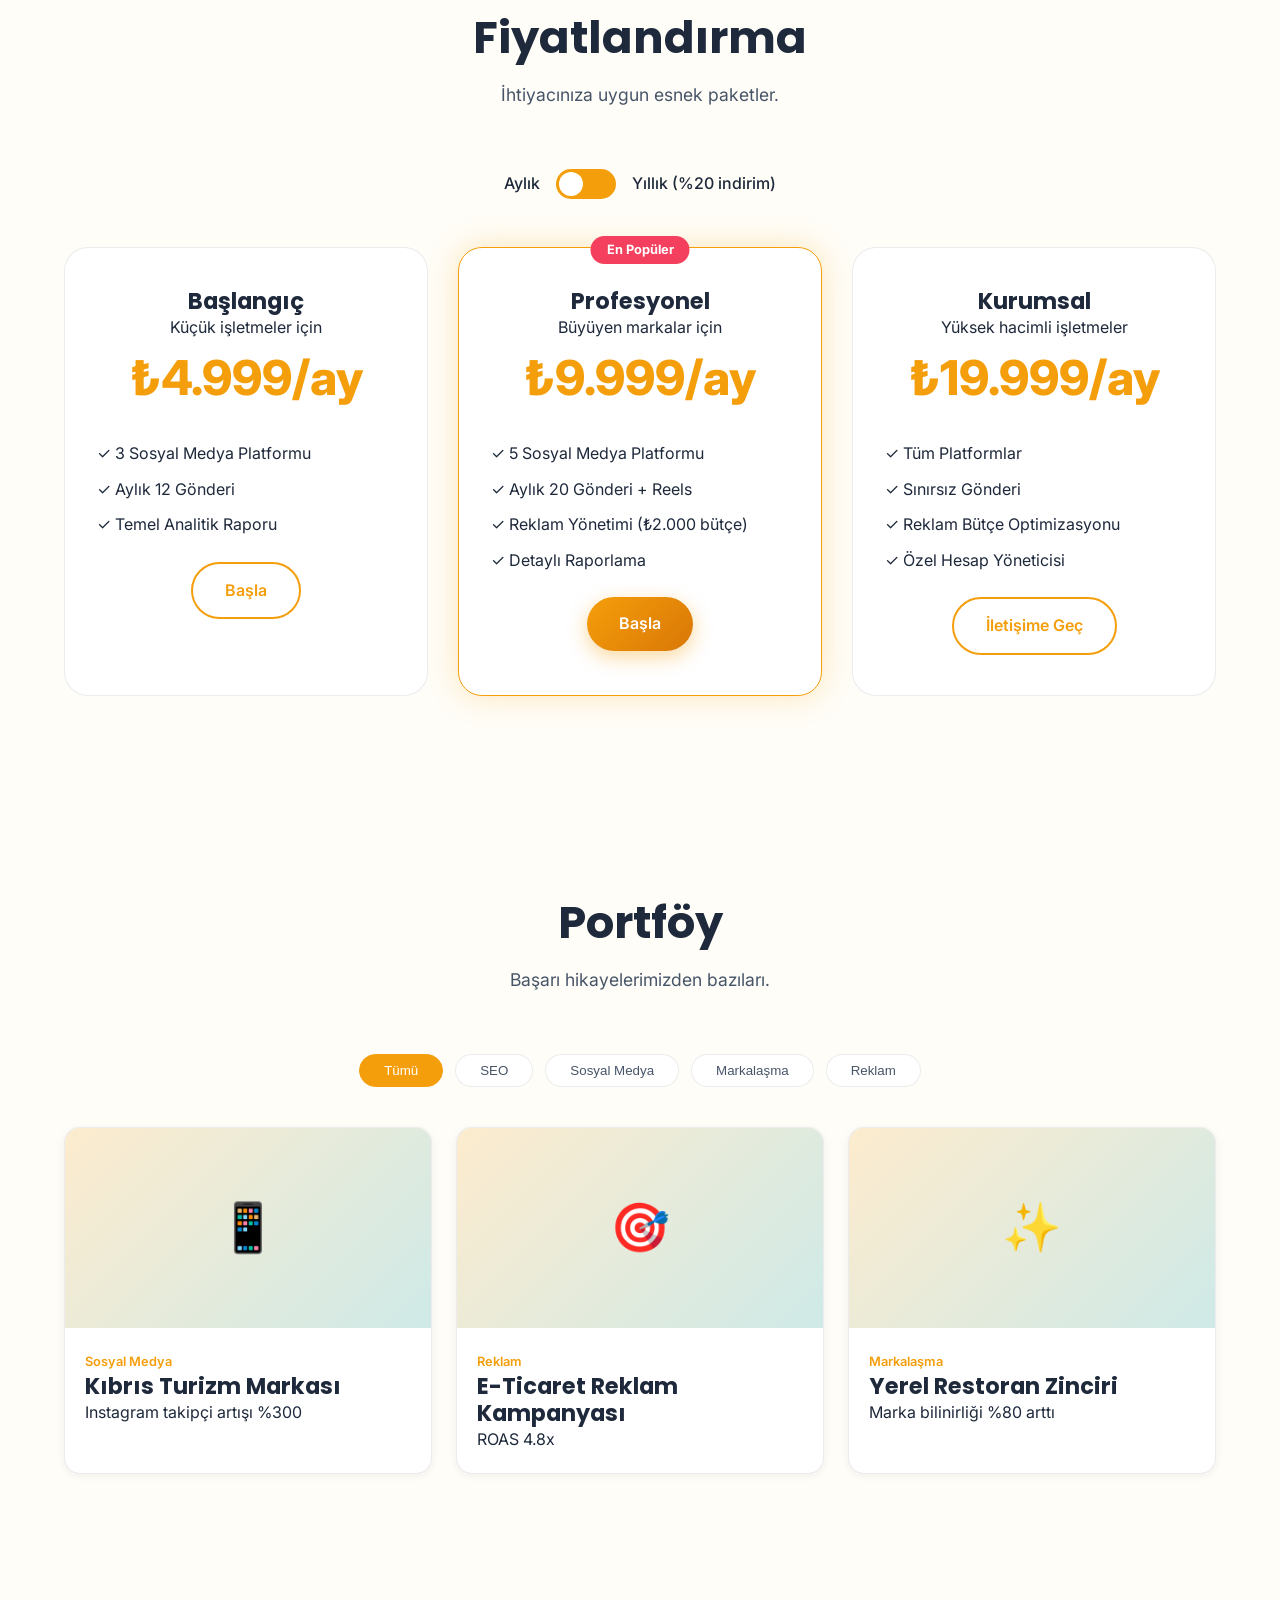
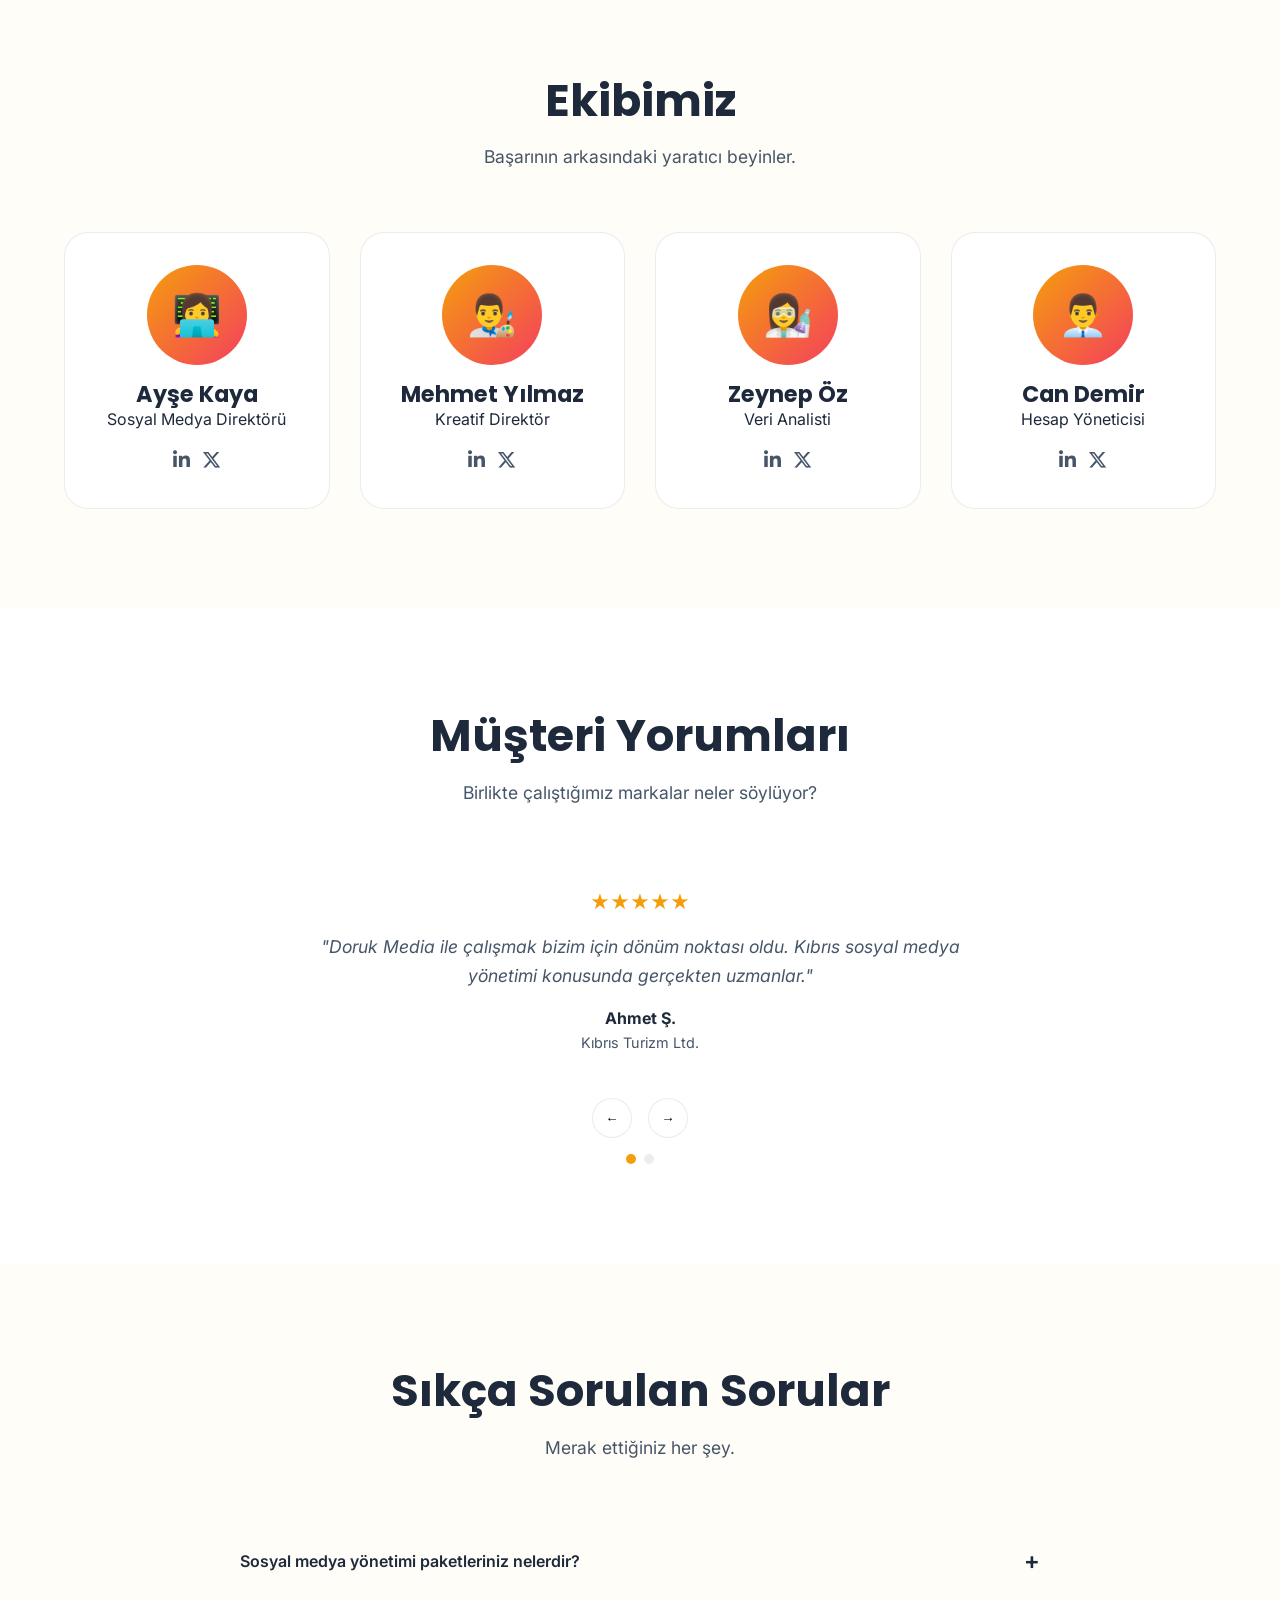
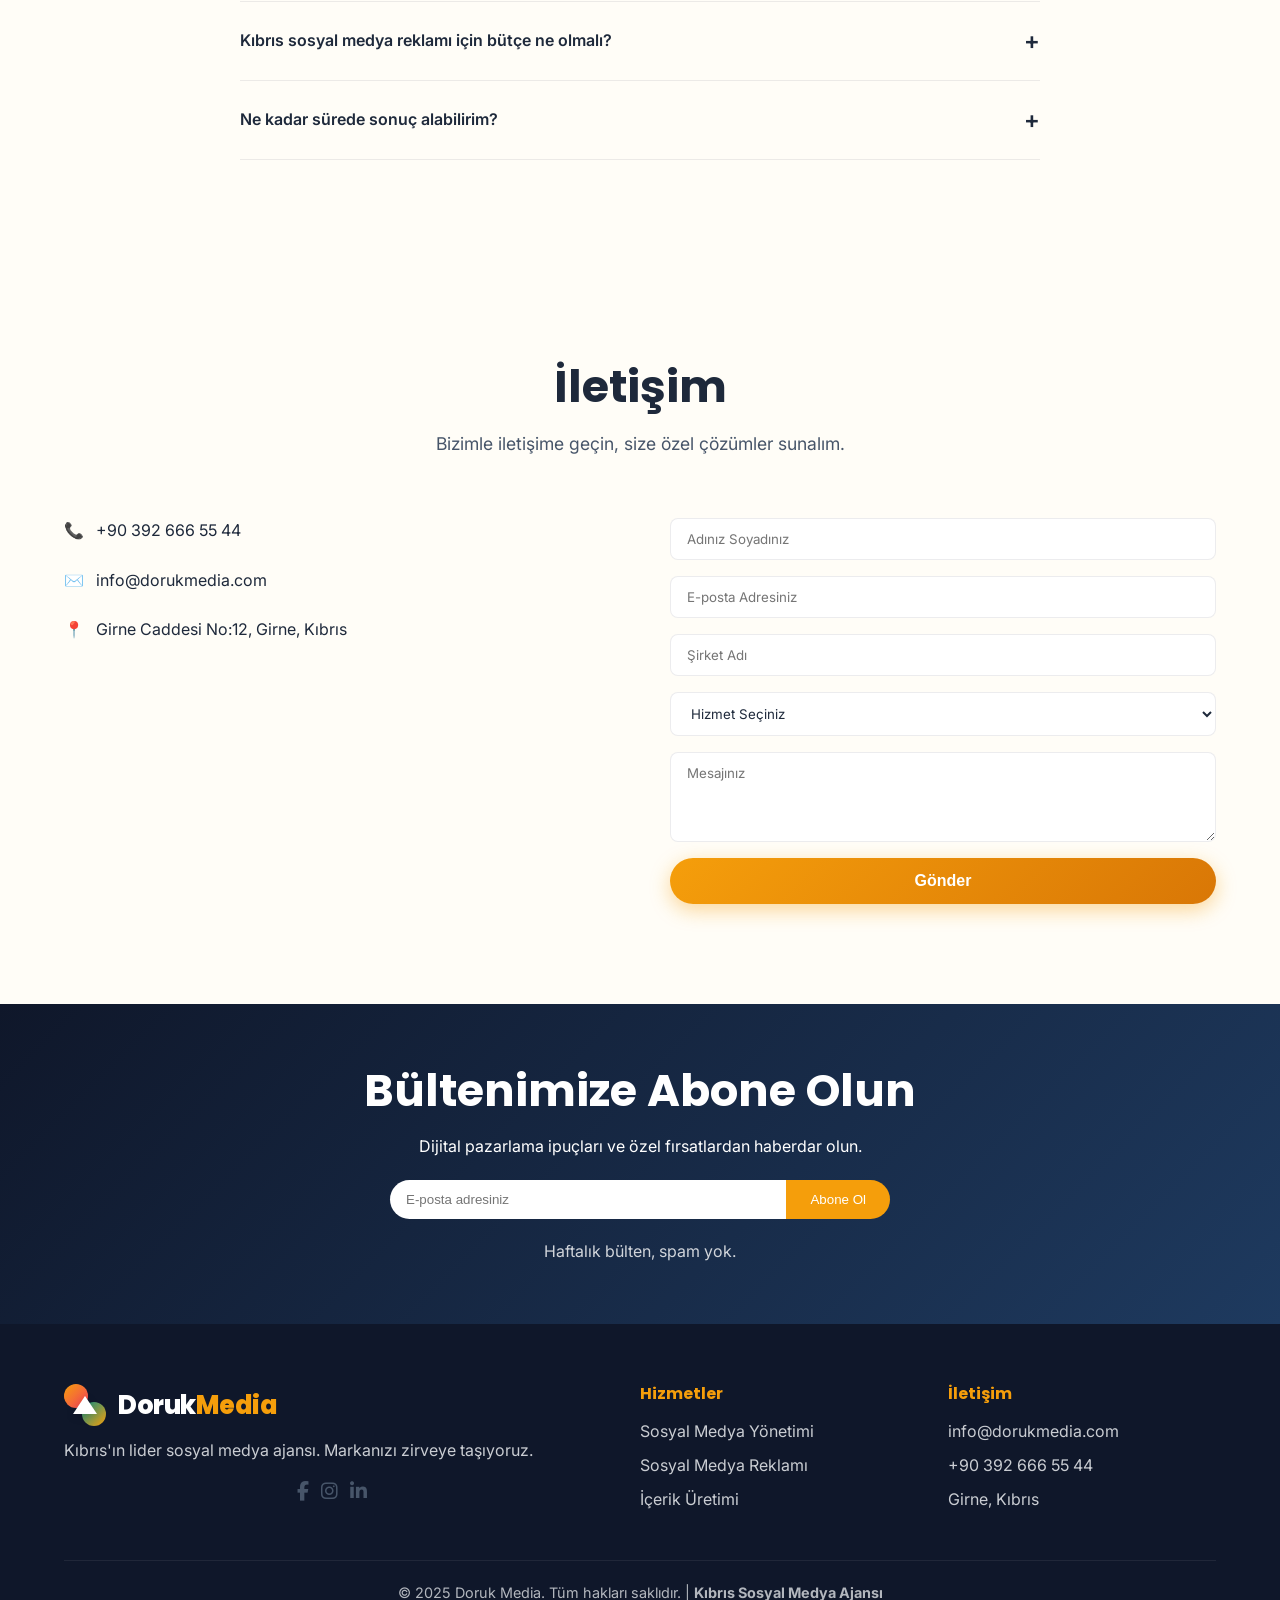
<file: tr/index.html>
<!DOCTYPE html>
<html lang="tr" dir="ltr">
<head>
    <meta charset="UTF-8">
    <meta name="viewport" content="width=device-width, initial-scale=1.0">
    <title>Kıbrıs Sosyal Medya Ajansı | Doruk Media - Dijital Zirvenize Ulaşın</title>
    <meta name="description" content="Kıbrıs'ın lider sosyal medya ajansı Doruk Media; Kıbrıs sosyal medya yönetimi, Kıbrıs sosyal medya reklamı, içerik üretimi ve influencer marketing hizmetleriyle markanızı büyütür. Ücretsiz analiz alın.">
    <meta name="keywords" content="Kıbrıs Sosyal Medya Ajansı, Kıbrıs Sosyal Medya Yönetimi, Kıbrıs Sosyal Medya Reklamı, sosyal medya ajansı Kıbrıs, dijital pazarlama Kıbrıs">
    <link rel="canonical" href="https://www.dorukmedia.com/tr/">
    <link rel="alternate" hreflang="tr" href="https://www.dorukmedia.com/tr/">
    <link rel="alternate" hreflang="en" href="https://www.dorukmedia.com/en/">
    <link rel="alternate" hreflang="ru" href="https://www.dorukmedia.com/ru/">
    <link rel="alternate" hreflang="ar" href="https://www.dorukmedia.com/ar/">
    <link rel="alternate" hreflang="x-default" href="https://www.dorukmedia.com/tr/">
    <meta property="og:title" content="Kıbrıs Sosyal Medya Ajansı | Doruk Media">
    <meta property="og:description" content="Kıbrıs'ın lider sosyal medya ajansı.">
    <meta property="og:url" content="https://www.dorukmedia.com/tr/">
    <meta property="og:type" content="website">
    <script type="application/ld+json">
        {
            "@context": "https://schema.org",
            "@type": "LocalBusiness",
            "name": "Doruk Media",
            "description": "Kıbrıs'ta sosyal medya yönetimi ve reklam ajansı",
            "url": "https://www.dorukmedia.com/tr/",
            "telephone": "+90 392 666 55 44",
            "address": { "@type": "PostalAddress", "streetAddress": "Girne Caddesi No:12", "addressLocality": "Girne", "addressRegion": "Kıbrıs", "postalCode": "99300", "addressCountry": "CY" },
            "openingHours": "Mo-Fr 09:00-18:00"
        }
    </script>
    <link rel="preconnect" href="https://fonts.googleapis.com">
    <link rel="preconnect" href="https://fonts.gstatic.com" crossorigin>
    <link href="https://fonts.googleapis.com/css2?family=Inter:wght@300;400;500;600;700;800;900&family=Poppins:wght@300;400;500;600;700;800;900&display=swap" rel="stylesheet">
    <!-- Font Awesome -->
    <link rel="stylesheet" href="https://cdnjs.cloudflare.com/ajax/libs/font-awesome/6.5.1/css/all.min.css">
    <link rel="stylesheet" href="../css/style.css">
</head>
<body>
    <div class="progress-bar" id="progressBar"></div>
    
    <!-- HEADER -->
    <header class="header" id="header">
        <div class="container header-inner">
            <a href="#" class="logo">
                <div class="logo-icon">
                    <div class="logo-circle c1"></div>
                    <div class="logo-circle c2"></div>
                    <div class="logo-triangle"></div>
                </div>
                <span class="logo-text">Doruk<span class="logo-accent">Media</span></span>
            </a>
            <nav class="nav" id="nav">
                <ul class="nav-list">
                    <li><a href="#home">Ana Sayfa</a></li>
                    <li><a href="#services">Hizmetler</a></li>
                    <li><a href="#about">Hakkımızda</a></li>
                    <li><a href="#portfolio">Portföy</a></li>
                    <li><a href="#pricing">Fiyatlar</a></li>
                    <li><a href="#contact">İletişim</a></li>
                </ul>
            </nav>
            <div class="header-actions">
                <div class="lang-switcher">
                    <div class="lang-current" id="langCurrent">
                        <span class="globe">🌐</span>
                        <span class="lang-name" id="langName">Türkçe</span>
                        <i class="arrow-down"></i>
                    </div>
                    <ul class="lang-dropdown" id="langDropdown">
                        <li data-lang="tr" class="active">🇹🇷 Türkçe</li>
                        <li data-lang="en">🇬🇧 English</li>
                        <li data-lang="ru">🇷🇺 Русский</li>
                        <li data-lang="ar">🇸🇦 العربية</li>
                    </ul>
                </div>
                <button class="theme-toggle" id="themeToggle"><span class="icon-sun">☀️</span><span class="icon-moon">🌙</span></button>
                <button class="hamburger" id="hamburger"><span></span><span></span><span></span></button>
            </div>
        </div>
    </header>

    <!-- HERO -->
    <section class="hero" id="home">
        <canvas id="particleCanvas"></canvas>
        <div class="container hero-grid">
            <div class="hero-content reveal">
                <span class="badge">🌟 Kıbrıs'ın 1 Numaralı Ajansı</span>
                <h1>
                    <span class="static-text">Kıbrıs'ın En Yaratıcı</span><br>
                    <span class="dynamic-text" id="typewriter"></span><span class="typewriter-cursor"></span>
                </h1>
                <p class="hero-description">Markanızı dijitalde zirveye taşımak için <strong>Kıbrıs sosyal medya yönetimi</strong>, <strong>Kıbrıs sosyal medya reklamı</strong> ve içerik üretiminde 360° çözümler sunuyoruz.</p>
                <div class="hero-buttons">
                    <a href="#contact" class="btn btn-primary">Ücretsiz Analiz Al</a>
                    <a href="#portfolio" class="btn btn-outline">Çalışmalarımız</a>
                </div>
                <div class="hero-stats">
                    <div class="stat"><span class="stat-number" data-count="500">0</span><span>+</span><span class="stat-label">Başarılı Proje</span></div>
                    <div class="stat"><span class="stat-number" data-count="98">0</span><span>%</span><span class="stat-label">Müşteri Memnuniyeti</span></div>
                    <div class="stat"><span class="stat-number" data-count="24">0</span><span>/7</span><span class="stat-label">Kesintisiz Destek</span></div>
                </div>
            </div>
            <div class="hero-visual reveal">
                <div class="dashboard-mockup">
                    <div class="browser-bar"><span class="dot red"></span><span class="dot yellow"></span><span class="dot green"></span><span class="url">app.dorukmedia.com/analytics</span></div>
                    <div class="dashboard-content">
                        <div class="live-badge">● CANLI</div>
                        <div class="metric-card"><span class="metric-label">Takipçi</span><span class="metric-value">128.4K</span><div class="metric-bar"><div class="fill" style="width:80%"></div></div></div>
                        <div class="metric-card"><span class="metric-label">Etkileşim Oranı</span><span class="metric-value">%5.62</span><div class="metric-bar"><div class="fill" style="width:65%"></div></div></div>
                        <div class="chart-area"><svg viewBox="0 0 200 60"><polyline class="chart-line" points="0,40 40,30 80,45 120,20 160,25 200,10"/></svg></div>
                    </div>
                </div>
            </div>
        </div>
        <div class="scroll-indicator"><div class="mouse"><div class="wheel"></div></div><span>Aşağı kaydır</span></div>
    </section>

    <!-- TRUSTED -->
    <section class="trusted"><div class="container"><div class="marquee"><div class="marquee-track"><span>GOOGLE</span><span>META</span><span>SHOPIFY</span><span>AMAZON</span><span>SPOTIFY</span><span>LINKEDIN</span><span>TURKCELL</span><span>KKTC TELSIM</span><span>GOOGLE</span><span>META</span><span>SHOPIFY</span><span>AMAZON</span></div></div></div></section>

    <!-- SERVICES -->
    <section id="services"><div class="container"><div class="section-header reveal"><h2>Hizmetlerimiz</h2><p><strong>Kıbrıs sosyal medya ajansı</strong> olarak sunduğumuz kapsamlı dijital çözümler.</p></div><div class="services-grid">
        <div class="service-card reveal"><div class="service-icon">📱</div><h3>Kıbrıs Sosyal Medya Yönetimi</h3><p>Instagram, Facebook, TikTok, LinkedIn hesaplarınızın profesyonel yönetimi, içerik takvimi ve topluluk etkileşimi.</p><span class="learn-more">Detaylı Bilgi →</span></div>
        <div class="service-card reveal"><div class="service-icon">🎯</div><h3>Kıbrıs Sosyal Medya Reklamı</h3><p>Meta Ads, TikTok Ads ve LinkedIn Ads ile hedef kitlenize ulaşan yüksek dönüşüm oranlı reklam kampanyaları.</p><span class="learn-more">Detaylı Bilgi →</span></div>
        <div class="service-card reveal"><div class="service-icon">🎬</div><h3>İçerik Üretimi</h3><p>Profesyonel video, fotoğraf, reels ve grafik tasarım hizmetleriyle markanıza özgün içerikler üretiyoruz.</p><span class="learn-more">Detaylı Bilgi →</span></div>
        <div class="service-card reveal"><div class="service-icon">🤝</div><h3>Influencer Marketing</h3><p>Kıbrıs'taki geniş influencer ağımızla markanıza uygun işbirlikleri ve etkili kampanyalar.</p><span class="learn-more">Detaylı Bilgi →</span></div>
        <div class="service-card reveal"><div class="service-icon">📈</div><h3>SEO & Dijital PR</h3><p>Arama motorlarında üst sıralara çıkmak ve online itibarınızı güçlendirmek için stratejik çalışmalar.</p><span class="learn-more">Detaylı Bilgi →</span></div>
        <div class="service-card reveal"><div class="service-icon">📊</div><h3>Analitik & Raporlama</h3><p>Detaylı performans raporları, rakip analizi ve veri odaklı iyileştirme önerileri sunuyoruz.</p><span class="learn-more">Detaylı Bilgi →</span></div>
    </div></div></section>
    <div class="modal-overlay" id="serviceModal"><div class="modal-content"><button class="modal-close">✕</button><h3 id="modalTitle">Hizmet Adı</h3><p id="modalDescription">Açıklama</p></div></div>

    <!-- ABOUT -->
    <section id="about"><div class="container about-grid"><div class="about-left reveal"><div class="analytics-card"><div class="live-badge">● Aktif</div><div class="metric-card"><span class="metric-label">Müşteri Büyüme</span><span class="metric-value">+%124</span><div class="metric-bar"><div class="fill" style="width:85%"></div></div></div></div><div class="timeline"><div class="timeline-item"><div class="timeline-dot"></div><span class="timeline-year">2020</span><p>Küçük bir ekip olarak yola çıktık.</p></div><div class="timeline-item"><div class="timeline-dot"></div><span class="timeline-year">2022</span><p>100'den fazla markaya hizmet verdik.</p></div><div class="timeline-item"><div class="timeline-dot"></div><span class="timeline-year">2024</span><p>Uluslararası projelere imza attık.</p></div><div class="timeline-item"><div class="timeline-dot"></div><span class="timeline-year">Bugün</span><p>Kıbrıs'ın en çok tercih edilen ajansıyız.</p></div></div></div><div class="about-right reveal"><h2>Hakkımızda</h2><p>Doruk Media, Kıbrıs merkezli bir sosyal medya ajansıdır. Tutkulu ve yaratıcı ekibimizle markaların dijital hikayelerini en etkili şekilde anlatmalarını sağlıyoruz. <strong>Kıbrıs sosyal medya yönetimi</strong> ve <strong>Kıbrıs sosyal medya reklamı</strong> alanlarında kanıtlanmış başarılarla doluyuz.</p><ul><li>Yerel pazarı derinlemesine tanıyan ekip</li><li>Veri odaklı stratejiler</li><li>7/24 iletişim ve destek</li><li>Ölçülebilir sonuçlar</li></ul></div></div></section>

    <!-- WHY US -->
    <section id="why-us"><div class="container"><div class="section-header reveal"><h2>Neden Doruk Media?</h2><p>Sizi rakiplerinizden ayıracak avantajlarımız.</p></div><div class="why-grid">
        <div class="why-card reveal"><div class="why-icon">🎯</div><h3>Yerel Pazar Bilgisi</h3><p>Kıbrıs'taki dinamikleri ve tüketici davranışlarını çok iyi biliyoruz.</p></div>
        <div class="why-card reveal"><div class="why-icon">✨</div><h3>Yaratıcı Ekip</h3><p>Genç, dinamik ve trendleri yakından takip eden bir ekibimiz var.</p></div>
        <div class="why-card reveal"><div class="why-icon">📊</div><h3>Kanıtlanmış Sonuçlar</h3><p>500'den fazla projede elde ettiğimiz başarılarla konuşuyoruz.</p></div>
        <div class="why-card reveal"><div class="why-icon">📞</div><h3>7/24 İletişim</h3><p>İhtiyacınız olduğu her an yanınızdayız.</p></div>
        <div class="why-card reveal"><div class="why-icon">💡</div><h3>Rekabetçi Fiyatlar</h3><p>Her bütçeye uygun, şeffaf fiyatlandırma.</p></div>
        <div class="why-card reveal"><div class="why-icon">🌍</div><h3>Uluslararası Standartlar</h3><p>Global kaliteyi Kıbrıs'a taşıyoruz.</p></div>
    </div></div></section>

    <!-- PROCESS -->
    <section id="process"><div class="container"><div class="section-header reveal"><h2>Çalışma Sürecimiz</h2><p>Her projede izlediğimiz 4 aşamalı yol.</p></div><div class="process-steps">
        <div class="step-card reveal"><div class="step-number">1</div><h3>Keşif</h3><p>Hedef kitlenizi ve rakipleri analiz ediyoruz.</p><span class="step-arrow">→</span></div>
        <div class="step-card reveal"><div class="step-number">2</div><h3>Strateji</h3><p>Size özel sosyal medya yol haritası oluşturuyoruz.</p><span class="step-arrow">→</span></div>
        <div class="step-card reveal"><div class="step-number">3</div><h3>Uygulama</h3><p>İçerikleri üretip yayınlıyor, reklamları yönetiyoruz.</p><span class="step-arrow">→</span></div>
        <div class="step-card reveal"><div class="step-number">4</div><h3>Büyüme</h3><p>Verileri analiz edip sürekli iyileştiriyoruz.</p></div>
    </div></div></section>

    <!-- STATISTICS -->
    <section class="stats-section"><div class="container"><div class="stats-grid reveal">
        <div class="stat-item"><span class="number stat-number" data-count="500">0</span><span class="number">+</span><div class="label">Başarılı Proje</div></div>
        <div class="stat-item"><span class="number stat-number" data-count="95">0</span><span class="number">%</span><div class="label">Müşteri Memnuniyeti</div></div>
        <div class="stat-item"><span class="number stat-number" data-count="120">0</span><span class="number">+</span><div class="label">Aktif Müşteri</div></div>
        <div class="stat-item"><span class="number">24/7</span><div class="label">Destek</div></div>
    </div></div></section>

    <!-- PRICING -->
    <section id="pricing"><div class="container"><div class="section-header reveal"><h2>Fiyatlandırma</h2><p>İhtiyacınıza uygun esnek paketler.</p></div><div class="pricing-toggle reveal"><span>Aylık</span><div class="toggle-switch" id="pricingToggle"></div><span>Yıllık (%20 indirim)</span></div><div class="pricing-grid">
        <div class="pricing-card reveal"><h3>Başlangıç</h3><p>Küçük işletmeler için</p><div class="price monthly">₺4.999<span>/ay</span></div><div class="price yearly" style="display:none;">₺3.999<span>/ay</span></div><ul><li>✓ 3 Sosyal Medya Platformu</li><li>✓ Aylık 12 Gönderi</li><li>✓ Temel Analitik Raporu</li></ul><a href="#contact" class="btn btn-outline">Başla</a></div>
        <div class="pricing-card popular reveal"><div class="popular-badge">En Popüler</div><h3>Profesyonel</h3><p>Büyüyen markalar için</p><div class="price monthly">₺9.999<span>/ay</span></div><div class="price yearly" style="display:none;">₺7.999<span>/ay</span></div><ul><li>✓ 5 Sosyal Medya Platformu</li><li>✓ Aylık 20 Gönderi + Reels</li><li>✓ Reklam Yönetimi (₺2.000 bütçe)</li><li>✓ Detaylı Raporlama</li></ul><a href="#contact" class="btn btn-primary">Başla</a></div>
        <div class="pricing-card reveal"><h3>Kurumsal</h3><p>Yüksek hacimli işletmeler</p><div class="price monthly">₺19.999<span>/ay</span></div><div class="price yearly" style="display:none;">₺15.999<span>/ay</span></div><ul><li>✓ Tüm Platformlar</li><li>✓ Sınırsız Gönderi</li><li>✓ Reklam Bütçe Optimizasyonu</li><li>✓ Özel Hesap Yöneticisi</li></ul><a href="#contact" class="btn btn-outline">İletişime Geç</a></div>
    </div></div></section>

    <!-- PORTFOLIO -->
    <section id="portfolio"><div class="container"><div class="section-header reveal"><h2>Portföy</h2><p>Başarı hikayelerimizden bazıları.</p></div><div class="filter-buttons reveal"><button class="filter-btn active" data-filter="all">Tümü</button><button class="filter-btn" data-filter="seo">SEO</button><button class="filter-btn" data-filter="social">Sosyal Medya</button><button class="filter-btn" data-filter="branding">Markalaşma</button><button class="filter-btn" data-filter="ads">Reklam</button></div><div class="portfolio-grid">
        <div class="portfolio-item reveal" data-category="social"><div class="portfolio-img">📱</div><div class="portfolio-info"><span class="portfolio-category">Sosyal Medya</span><h3>Kıbrıs Turizm Markası</h3><p>Instagram takipçi artışı %300</p></div></div>
        <div class="portfolio-item reveal" data-category="ads"><div class="portfolio-img">🎯</div><div class="portfolio-info"><span class="portfolio-category">Reklam</span><h3>E-Ticaret Reklam Kampanyası</h3><p>ROAS 4.8x</p></div></div>
        <div class="portfolio-item reveal" data-category="branding"><div class="portfolio-img">✨</div><div class="portfolio-info"><span class="portfolio-category">Markalaşma</span><h3>Yerel Restoran Zinciri</h3><p>Marka bilinirliği %80 arttı</p></div></div>
    </div></div></section>

    <!-- TEAM -->
    <section id="team"><div class="container"><div class="section-header reveal"><h2>Ekibimiz</h2><p>Başarının arkasındaki yaratıcı beyinler.</p></div><div class="team-grid">
        <div class="team-card reveal"><div class="team-avatar">👩‍💻</div><h3>Ayşe Kaya</h3><p>Sosyal Medya Direktörü</p><div class="social-links"><a href="#"><i class="fab fa-linkedin-in"></i></a><a href="#"><i class="fab fa-x-twitter"></i></a></div></div>
        <div class="team-card reveal"><div class="team-avatar">👨‍🎨</div><h3>Mehmet Yılmaz</h3><p>Kreatif Direktör</p><div class="social-links"><a href="#"><i class="fab fa-linkedin-in"></i></a><a href="#"><i class="fab fa-x-twitter"></i></a></div></div>
        <div class="team-card reveal"><div class="team-avatar">👩‍🔬</div><h3>Zeynep Öz</h3><p>Veri Analisti</p><div class="social-links"><a href="#"><i class="fab fa-linkedin-in"></i></a><a href="#"><i class="fab fa-x-twitter"></i></a></div></div>
        <div class="team-card reveal"><div class="team-avatar">👨‍💼</div><h3>Can Demir</h3><p>Hesap Yöneticisi</p><div class="social-links"><a href="#"><i class="fab fa-linkedin-in"></i></a><a href="#"><i class="fab fa-x-twitter"></i></a></div></div>
    </div></div></section>

    <!-- TESTIMONIALS -->
    <section id="testimonials" class="testimonials"><div class="container"><div class="section-header reveal"><h2>Müşteri Yorumları</h2><p>Birlikte çalıştığımız markalar neler söylüyor?</p></div><div class="carousel reveal"><div class="carousel-track">
        <div class="testimonial-card"><div class="testimonial-stars">★★★★★</div><p class="testimonial-text">"Doruk Media ile çalışmak bizim için dönüm noktası oldu. Kıbrıs sosyal medya yönetimi konusunda gerçekten uzmanlar."</p><p class="testimonial-author">Ahmet Ş.</p><p class="testimonial-company">Kıbrıs Turizm Ltd.</p></div>
        <div class="testimonial-card"><div class="testimonial-stars">★★★★★</div><p class="testimonial-text">"Kıbrıs sosyal medya reklamı kampanyalarımız sayesinde satışlarımız iki katına çıktı. Harika ekip!"</p><p class="testimonial-author">Elena M.</p><p class="testimonial-company">Moda Butik</p></div>
    </div><div class="carousel-controls"><button id="carousel-prev">←</button><button id="carousel-next">→</button></div><div class="carousel-dots"></div></div></div></section>

    <!-- FAQ -->
    <section id="faq"><div class="container"><div class="section-header reveal"><h2>Sıkça Sorulan Sorular</h2><p>Merak ettiğiniz her şey.</p></div><div class="faq-list reveal">
        <div class="faq-item"><div class="faq-question">Sosyal medya yönetimi paketleriniz nelerdir?</div><div class="faq-answer"><p>İhtiyacınıza göre Başlangıç, Profesyonel ve Kurumsal paketlerimiz bulunuyor. Detaylar için fiyatlandırma bölümümüze göz atabilirsiniz.</p></div></div>
        <div class="faq-item"><div class="faq-question">Kıbrıs sosyal medya reklamı için bütçe ne olmalı?</div><div class="faq-answer"><p>Reklam bütçenizi hedeflerinize göre belirliyoruz. Minimum ₺2.000 ile başlayan kampanyalarla etkili sonuçlar alabilirsiniz.</p></div></div>
        <div class="faq-item"><div class="faq-question">Ne kadar sürede sonuç alabilirim?</div><div class="faq-answer"><p>Organik büyüme 3-6 ay içinde belirginleşirken, reklam kampanyaları ile anında trafik elde edebilirsiniz.</p></div></div>
    </div></div></section>

    <!-- CONTACT -->
    <section id="contact"><div class="container"><div class="section-header reveal"><h2>İletişim</h2><p>Bizimle iletişime geçin, size özel çözümler sunalım.</p></div><div class="contact-grid reveal"><div class="contact-info"><div class="contact-info-item">📞 <span>+90 392 666 55 44</span></div><div class="contact-info-item">✉️ <span>info@dorukmedia.com</span></div><div class="contact-info-item">📍 <span>Girne Caddesi No:12, Girne, Kıbrıs</span></div></div><form class="contact-form" id="contactForm"><input type="text" id="name" placeholder="Adınız Soyadınız" required><input type="email" id="email" placeholder="E-posta Adresiniz" required><input type="text" id="company" placeholder="Şirket Adı"><select id="service"><option value="">Hizmet Seçiniz</option><option value="management">Sosyal Medya Yönetimi</option><option value="ads">Sosyal Medya Reklamı</option><option value="content">İçerik Üretimi</option><option value="other">Diğer</option></select><textarea id="message" rows="4" placeholder="Mesajınız"></textarea><button type="submit" class="btn btn-primary">Gönder</button><div class="success-message" id="formSuccess">✅ Mesajınız başarıyla gönderildi! En kısa sürede dönüş yapacağız.</div></form></div></div></section>

    <!-- NEWSLETTER -->
    <section class="newsletter"><div class="container reveal"><h2>Bültenimize Abone Olun</h2><p>Dijital pazarlama ipuçları ve özel fırsatlardan haberdar olun.</p><form class="newsletter-form" id="newsletterForm"><input type="email" placeholder="E-posta adresiniz" required><button type="submit">Abone Ol</button></form><p style="margin-top:12px; opacity:0.8;">Haftalık bülten, spam yok.</p></div></section>

    <!-- FOOTER -->
    <footer class="footer"><div class="container"><div class="footer-grid"><div><div class="logo" style="margin-bottom:12px;"><div class="logo-icon"><div class="logo-circle c1"></div><div class="logo-circle c2"></div><div class="logo-triangle"></div></div><span class="logo-text" style="color:white;">Doruk<span class="logo-accent">Media</span></span></div><p style="opacity:0.8;">Kıbrıs'ın lider sosyal medya ajansı. Markanızı zirveye taşıyoruz.</p><div class="social-links footer-social"><a href="#" aria-label="Facebook"><i class="fab fa-facebook-f"></i></a><a href="#" aria-label="Instagram"><i class="fab fa-instagram"></i></a><a href="#" aria-label="LinkedIn"><i class="fab fa-linkedin-in"></i></a></div></div><div class="footer-links"><h4>Hizmetler</h4><ul><li><a href="#">Sosyal Medya Yönetimi</a></li><li><a href="#">Sosyal Medya Reklamı</a></li><li><a href="#">İçerik Üretimi</a></li></ul></div><div class="footer-links"><h4>İletişim</h4><ul><li><a href="#">info@dorukmedia.com</a></li><li><a href="#">+90 392 666 55 44</a></li><li><a href="#">Girne, Kıbrıs</a></li></ul></div></div><div class="footer-bottom"><p>© 2025 Doruk Media. Tüm hakları saklıdır. | <strong>Kıbrıs Sosyal Medya Ajansı</strong></p></div></div></footer>

    <a href="https://wa.me/903926665544" class="whatsapp-float" target="_blank">💬</a>
    <button class="back-to-top" id="backToTop">↑</button>
    <script src="../js/script.js"></script>
</body>
</html>
</file>
<file: css/style.css>
/* ============================================
   DORUK MEDIA - Main Stylesheet
   Mediterranean Social Media Agency
   ============================================ */

/* ----- CSS Variables (Light Theme Default) ----- */
html, body {
    overflow-x: hidden;
    width: 100%;
    max-width: 100vw;
}
:root {
    --font-heading: 'Poppins', sans-serif;
    --font-body: 'Inter', sans-serif;

    --color-primary: #F59E0B;
    --color-primary-dark: #D97706;
    --color-secondary: #0D9488;
    --color-accent: #F43F5E;
    --color-navy: #0F172A;
    --color-cream: #FFFBEB;

    --bg-body: #FFFDF7;
    --bg-card: #FFFFFF;
    --bg-header: rgba(255, 251, 235, 0.75);
    --bg-footer: var(--color-navy);
    --text-primary: #1E293B;
    --text-secondary: #475569;
    --text-on-dark: #F8FAFC;
    --border-color: rgba(15, 23, 42, 0.08);
    --shadow-sm: 0 2px 8px rgba(15,23,42,0.06);
    --shadow-md: 0 8px 24px rgba(15,23,42,0.08);
    --shadow-lg: 0 16px 48px rgba(15,23,42,0.12);
    --shadow-glow: 0 0 30px rgba(245,158,11,0.25);
    --radius-sm: 8px;
    --radius-md: 16px;
    --radius-lg: 24px;
    --transition: 0.3s cubic-bezier(0.4, 0, 0.2, 1);
}

/* ----- Dark Theme ----- */
[data-theme="dark"] {
    --bg-body: #0F172A;
    --bg-card: #1E293B;
    --bg-header: rgba(15, 23, 42, 0.8);
    --text-primary: #F1F5F9;
    --text-secondary: #94A3B8;
    --border-color: rgba(255,255,255,0.08);
    --shadow-sm: 0 2px 8px rgba(0,0,0,0.3);
    --shadow-md: 0 8px 24px rgba(0,0,0,0.4);
    --shadow-lg: 0 16px 48px rgba(0,0,0,0.5);
    --shadow-glow: 0 0 30px rgba(245,158,11,0.4);
}

/* ----- Base & Reset ----- */
*, *::before, *::after { box-sizing: border-box; margin: 0; padding: 0; }
html { scroll-behavior: smooth; font-size: 16px; }
body {
    font-family: var(--font-body);
    background-color: var(--bg-body);
    color: var(--text-primary);
    line-height: 1.6;
    overflow-x: hidden;
    transition: background-color var(--transition), color var(--transition);
}
.container { width: 100%; max-width: 1200px; margin: 0 auto; padding: 0 24px; }
section { padding: 100px 0; position: relative; }

/* ----- Typography ----- */
h1, h2, h3, h4 { font-family: var(--font-heading); font-weight: 700; line-height: 1.2; }
h1 { font-size: clamp(2.5rem, 5vw, 4rem); }
h2 { font-size: clamp(2rem, 4vw, 2.8rem); margin-bottom: 16px; }
h3 { font-size: 1.4rem; }
a { text-decoration: none; color: inherit; }

/* ----- Progress Bar ----- */
.progress-bar {
    position: fixed; top: 0; left: 0; height: 4px;
    background: linear-gradient(90deg, var(--color-primary), var(--color-accent));
    width: 0%; z-index: 10000; transition: width 0.1s linear;
    border-radius: 0 2px 2px 0; box-shadow: 0 0 10px var(--color-primary);
}

/* ----- Header & Glassmorphism ----- */
.header {
    position: fixed; top: 0; left: 0; width: 100%; z-index: 999;
    background: var(--bg-header);
    backdrop-filter: blur(20px);
    -webkit-backdrop-filter: blur(20px);
    border-bottom: 1px solid var(--border-color);
    transition: background var(--transition);
}
.header-inner {
    display: flex; align-items: center; justify-content: space-between;
    height: 80px;
}

/* Logo (Pure CSS Art) */
.logo { display: flex; align-items: center; gap: 12px; }
.logo-icon {
    position: relative; width: 42px; height: 42px;
}
.logo-circle {
    position: absolute; border-radius: 50%; width: 24px; height: 24px;
    background: linear-gradient(135deg, var(--color-primary), var(--color-accent));
}
.logo-circle.c1 { top: 0; left: 0; }
.logo-circle.c2 { bottom: 0; right: 0; background: linear-gradient(135deg, var(--color-secondary), var(--color-primary)); }
.logo-triangle {
    position: absolute; top: 50%; left: 50%; transform: translate(-50%, -50%);
    width: 0; height: 0;
    border-left: 12px solid transparent;
    border-right: 12px solid transparent;
    border-bottom: 18px solid white;
    filter: drop-shadow(0 2px 4px rgba(0,0,0,0.15));
}
.logo-text {
    font-family: var(--font-heading); font-weight: 800; font-size: 1.6rem;
    color: var(--text-primary); letter-spacing: -0.5px;
}
.logo-accent { color: var(--color-primary); }

/* Navigation */
.nav-list { display: flex; list-style: none; gap: 32px; }
.nav-list a {
    font-weight: 500; color: var(--text-secondary); position: relative;
    padding: 8px 0; transition: color var(--transition);
}
.nav-list a::after {
    content: ''; position: absolute; bottom: 0; left: 0; width: 0; height: 2px;
    background: var(--color-primary); transition: width var(--transition);
}
.nav-list a:hover { color: var(--color-primary); }
.nav-list a:hover::after { width: 100%; }

/* Header Actions */
.header-actions { display: flex; align-items: center; gap: 16px; }

/* Language Switcher Dropdown */
.lang-switcher { position: relative; }
.lang-current {
    display: flex; align-items: center; gap: 6px;
    background: var(--bg-card); border: 1px solid var(--border-color);
    padding: 8px 14px; border-radius: 30px; cursor: pointer;
    font-size: 0.9rem; font-weight: 500; color: var(--text-primary);
}
.arrow-down {
    width: 0; height: 0;
    border-left: 5px solid transparent;
    border-right: 5px solid transparent;
    border-top: 6px solid var(--text-secondary);
    transition: transform var(--transition);
}
.lang-switcher.active .arrow-down { transform: rotate(180deg); }
.lang-dropdown {
    position: absolute; top: calc(100% + 8px); right: 0;
    background: var(--bg-card); border: 1px solid var(--border-color);
    border-radius: 12px; padding: 8px 0; min-width: 160px;
    list-style: none; box-shadow: var(--shadow-lg);
    opacity: 0; visibility: hidden; transform: translateY(10px);
    transition: all var(--transition); z-index: 100;
}
.lang-switcher.active .lang-dropdown {
    opacity: 1; visibility: visible; transform: translateY(0);
}
.lang-dropdown li {
    padding: 10px 18px; cursor: pointer; font-size: 0.9rem;
    transition: background var(--transition); color: var(--text-primary);
}
.lang-dropdown li:hover { background: rgba(245,158,11,0.1); color: var(--color-primary); }
.lang-dropdown li.active { font-weight: 700; color: var(--color-primary); }

/* Theme Toggle */
.theme-toggle {
    background: var(--bg-card); border: 1px solid var(--border-color);
    width: 40px; height: 40px; border-radius: 50%; cursor: pointer;
    display: flex; align-items: center; justify-content: center;
    font-size: 1.1rem; transition: all var(--transition);
}
.icon-moon { display: none; }
[data-theme="dark"] .icon-sun { display: none; }
[data-theme="dark"] .icon-moon { display: inline; }

/* Hamburger (Mobile) */
.hamburger { display: none; flex-direction: column; gap: 5px; background: none; border: none; cursor: pointer; z-index: 1001; }
.hamburger span {
    width: 26px; height: 2px; background: var(--text-primary);
    transition: var(--transition); border-radius: 2px;
}
.hamburger.active span:nth-child(1) { transform: translateY(7px) rotate(45deg); }
.hamburger.active span:nth-child(2) { opacity: 0; }
.hamburger.active span:nth-child(3) { transform: translateY(-7px) rotate(-45deg); }

/* Mobile Menu */
@media (max-width: 992px) {
    .nav { position: fixed; top: 0; right: -100%; width: 80%; max-width: 400px; height: 100vh;
        background: var(--bg-body); padding: 120px 40px 40px; transition: right 0.4s ease;
        box-shadow: var(--shadow-lg); z-index: 1000; }
    .nav.active { right: 0; }
    .nav-list { flex-direction: column; gap: 24px; }
    .nav-list a { font-size: 1.2rem; }
    .hamburger { display: flex; }
}

/* ----- Buttons ----- */
.btn {
    display: inline-block; padding: 14px 32px; border-radius: 50px;
    font-weight: 600; font-size: 1rem; text-align: center;
    transition: all var(--transition); cursor: pointer; border: none;
}
.btn-primary {
    background: linear-gradient(135deg, var(--color-primary), var(--color-primary-dark));
    color: white; box-shadow: 0 6px 20px rgba(245,158,11,0.4);
}
.btn-primary:hover { transform: translateY(-2px); box-shadow: 0 10px 28px rgba(245,158,11,0.5); }
.btn-outline {
    border: 2px solid var(--color-primary); color: var(--color-primary);
    background: transparent;
}
.btn-outline:hover { background: var(--color-primary); color: white; }

/* ----- Hero Section ----- */
.hero {
    min-height: 100vh; display: flex; align-items: center;
    padding-top: 120px; overflow: hidden;
    background: radial-gradient(circle at 20% 50%, rgba(245,158,11,0.08) 0%, transparent 50%),
                radial-gradient(circle at 80% 20%, rgba(13,148,136,0.08) 0%, transparent 50%);
}
.hero-grid {
    display: grid; grid-template-columns: 1fr 1fr; gap: 60px; align-items: center;
}
.badge {
    display: inline-block; background: rgba(245,158,11,0.1); color: var(--color-primary-dark);
    padding: 8px 20px; border-radius: 30px; font-weight: 600; margin-bottom: 24px;
}
.hero h1 { margin-bottom: 20px; position: relative; z-index: 2; }
.static-text { display: block; }
.dynamic-text { color: var(--color-accent); display: inline-block; }
.typewriter-cursor {
    display: inline-block; width: 2px; height: 1em; background: var(--color-accent);
    margin-left: 4px; animation: blink 1s infinite; vertical-align: middle;
}
.hero-description { font-size: 1.15rem; color: var(--text-secondary); max-width: 500px; margin-bottom: 32px; position: relative; z-index: 2; }
.hero-buttons { display: flex; gap: 16px; margin-bottom: 48px; flex-wrap: wrap; position: relative; z-index: 2; }
.hero-stats { display: flex; gap: 40px; position: relative; z-index: 2; }
.stat { text-align: center; }
.stat-number { font-size: 2.5rem; font-weight: 800; color: var(--color-primary); display: inline; }
.stat span:last-child { font-size: 1.5rem; font-weight: 800; color: var(--color-primary); }
.stat-label { display: block; color: var(--text-secondary); font-size: 0.85rem; font-weight: 500; }

/* Dashboard Mockup */
.hero-visual { position: relative; z-index: 2; }
.dashboard-mockup {
    background: var(--bg-card); border-radius: var(--radius-lg);
    box-shadow: var(--shadow-lg); padding: 16px; max-width: 100%;
    animation: float 6s ease-in-out infinite;
}
.browser-bar {
    display: flex; align-items: center; gap: 6px; padding-bottom: 12px;
    border-bottom: 1px solid var(--border-color); margin-bottom: 16px;
}
.dot { width: 10px; height: 10px; border-radius: 50%; }
.dot.red { background: #EF4444; } .dot.yellow { background: #F59E0B; } .dot.green { background: #10B981; }
.url { font-size: 0.7rem; color: var(--text-secondary); margin-left: 10px; }
.live-badge {
    display: inline-block; background: rgba(16,185,129,0.15); color: #10B981;
    padding: 4px 12px; border-radius: 20px; font-size: 0.75rem; font-weight: 700;
    margin-bottom: 16px;
}
.metric-card {
    background: rgba(245,158,11,0.05); padding: 12px; border-radius: 12px; margin-bottom: 12px;
}
.metric-label { font-size: 0.75rem; color: var(--text-secondary); }
.metric-value { font-size: 1.5rem; font-weight: 700; color: var(--text-primary); }
.metric-bar {
    height: 6px; background: rgba(0,0,0,0.08); border-radius: 3px; margin-top: 6px;
}
.metric-bar .fill {
    height: 100%; background: linear-gradient(90deg, var(--color-primary), var(--color-accent));
    border-radius: 3px; transition: width 1.5s ease;
}
.chart-area { margin-top: 16px; }
.chart-area svg { width: 100%; height: auto; max-width: 100%; }
.chart-line { fill: none; stroke: var(--color-primary); stroke-width: 2; stroke-linecap: round; }

/* Canvas Particles */
#particleCanvas { position: absolute; top: 0; left: 0; width: 100%; height: 100%; z-index: 0; }

/* Scroll Indicator */
.scroll-indicator {
    position: absolute; bottom: 40px; left: 50%; transform: translateX(-50%);
    display: flex; flex-direction: column; align-items: center; gap: 8px;
    color: var(--text-secondary); font-size: 0.8rem; z-index: 5;
}
.mouse { width: 26px; height: 40px; border: 2px solid var(--text-secondary); border-radius: 14px; position: relative; }
.wheel {
    width: 4px; height: 8px; background: var(--color-primary); border-radius: 2px;
    position: absolute; top: 6px; left: 50%; transform: translateX(-50%);
    animation: scrollWheel 1.5s infinite;
}

/* ----- Trusted Companies Marquee ----- */
.trusted { padding: 40px 0; background: var(--bg-card); }
.marquee {
    overflow: hidden; white-space: nowrap;
    mask-image: linear-gradient(to right, transparent, black 20%, black 80%, transparent);
    -webkit-mask-image: linear-gradient(to right, transparent, black 20%, black 80%, transparent);
}
.marquee-track {
    display: inline-flex; animation: marquee 25s linear infinite;
    gap: 60px; align-items: center;
}
.marquee-track span {
    font-size: 1.4rem; font-weight: 700; color: var(--text-secondary);
    opacity: 0.6; letter-spacing: 1px;
}

/* ----- Sections General ----- */
.section-header { text-align: center; max-width: 700px; margin: 0 auto 60px; }
.section-header p { color: var(--text-secondary); font-size: 1.1rem; }

/* ----- Services Grid ----- */
.services-grid {
    display: grid; grid-template-columns: repeat(auto-fit, minmax(300px, 1fr));
    gap: 30px;
}
.service-card {
    background: var(--bg-card); border: 1px solid var(--border-color);
    border-radius: var(--radius-lg); padding: 32px;
    transition: all var(--transition); cursor: pointer;
    box-shadow: var(--shadow-sm);
}
.service-card:hover {
    transform: translateY(-8px); box-shadow: var(--shadow-glow);
    border-color: var(--color-primary);
}
.service-icon {
    width: 56px; height: 56px; border-radius: 16px;
    background: linear-gradient(135deg, var(--color-primary), var(--color-accent));
    display: flex; align-items: center; justify-content: center;
    font-size: 1.8rem; margin-bottom: 20px; color: white;
}
.service-card h3 { margin-bottom: 12px; }
.service-card p { color: var(--text-secondary); margin-bottom: 20px; }
.learn-more { color: var(--color-primary); font-weight: 600; display: inline-flex; align-items: center; gap: 6px; }

/* Service Modal */
.modal-overlay {
    position: fixed; top: 0; left: 0; width: 100%; height: 100%;
    background: rgba(0,0,0,0.7); backdrop-filter: blur(8px);
    display: flex; align-items: center; justify-content: center;
    z-index: 9999; opacity: 0; visibility: hidden; transition: all var(--transition);
}
.modal-overlay.active { opacity: 1; visibility: visible; }
.modal-content {
    background: var(--bg-card); border-radius: var(--radius-lg);
    padding: 40px; max-width: 600px; width: 90%;
    position: relative; box-shadow: var(--shadow-lg);
    transform: translateY(20px); transition: transform var(--transition);
}
.modal-overlay.active .modal-content { transform: translateY(0); }
.modal-close {
    position: absolute; top: 16px; right: 16px;
    background: none; border: none; font-size: 1.8rem; cursor: pointer;
    color: var(--text-secondary);
}

/* ----- About Section ----- */
.about-grid {
    display: grid; grid-template-columns: 1fr 1fr; gap: 60px; align-items: center;
}
.analytics-card {
    background: var(--bg-card); border-radius: var(--radius-lg);
    padding: 24px; box-shadow: var(--shadow-md);
}
.timeline { margin-top: 32px; display: flex; flex-direction: column; }
.timeline-item {
    position: relative; padding-left: 32px; padding-bottom: 28px;
    border-left: 2px solid var(--color-primary);
}
.timeline-item:last-child { border-left-color: transparent; padding-bottom: 0; }
.timeline-dot {
    position: absolute; left: -8px; top: 0;
    width: 14px; height: 14px; background: var(--color-primary);
    border-radius: 50%; border: 3px solid var(--bg-body);
}
.timeline-year { font-weight: 700; color: var(--color-primary); }
.about-right ul { list-style: none; margin-top: 20px; }
.about-right ul li { padding-left: 20px; position: relative; margin-bottom: 10px; }
.about-right ul li::before { content: '✓'; color: var(--color-secondary); position: absolute; left: 0; font-weight: 700; }

/* ----- Why Us Cards ----- */
.why-grid {
    display: grid; grid-template-columns: repeat(auto-fit, minmax(250px, 1fr));
    gap: 30px;
}
.why-card {
    text-align: center; padding: 32px; background: var(--bg-card);
    border-radius: var(--radius-lg); border: 1px solid var(--border-color);
    transition: all var(--transition);
}
.why-card:hover { transform: translateY(-6px); box-shadow: var(--shadow-md); }
.why-icon { font-size: 2.5rem; margin-bottom: 16px; }

/* ----- Process Steps ----- */
.process-steps {
    display: flex; justify-content: center; align-items: flex-start;
    flex-wrap: wrap; gap: 20px;
}
.step-card {
    text-align: center; flex: 1; min-width: 200px; max-width: 260px;
    position: relative; padding: 24px; background: var(--bg-card);
    border-radius: var(--radius-lg); border: 1px solid var(--border-color);
    box-shadow: var(--shadow-sm);
}
.step-number {
    width: 60px; height: 60px; border-radius: 50%;
    background: linear-gradient(135deg, var(--color-primary), var(--color-accent));
    color: white; font-size: 1.5rem; font-weight: 800;
    display: flex; align-items: center; justify-content: center;
    margin: 0 auto 16px;
}
.step-arrow {
    position: absolute; top: 30%; right: -30px; font-size: 2rem; color: var(--color-primary);
    display: block;
}
@media (max-width: 768px) {
    .step-arrow { display: none; }
    .process-steps { flex-direction: column; align-items: center; }
}

/* ----- Statistics Counter ----- */
.stats-section {
    background: linear-gradient(135deg, var(--color-navy), #1E3A5F);
    color: white; text-align: center; padding: 80px 0;
}
.stats-grid {
    display: grid; grid-template-columns: repeat(4, 1fr); gap: 30px;
}
.stat-item .number {
    font-size: 3rem; font-weight: 800; color: var(--color-primary);
    display: inline;
}
.stat-item .label { font-size: 1.1rem; opacity: 0.9; }

/* ----- Pricing Cards ----- */
.pricing-toggle {
    display: flex; align-items: center; justify-content: center; gap: 16px;
    margin-bottom: 48px; font-weight: 500;
}
.toggle-switch {
    width: 60px; height: 30px; background: var(--color-primary);
    border-radius: 30px; position: relative; cursor: pointer; transition: var(--transition);
}
.toggle-switch::after {
    content: ''; position: absolute; top: 3px; left: 3px;
    width: 24px; height: 24px; background: white; border-radius: 50%;
    transition: var(--transition);
}
.toggle-switch.yearly::after { left: 33px; }
.pricing-grid {
    display: grid; grid-template-columns: repeat(3, 1fr); gap: 30px;
}
.pricing-card {
    background: var(--bg-card); border: 1px solid var(--border-color);
    border-radius: var(--radius-lg); padding: 40px 32px;
    text-align: center; transition: all var(--transition);
    position: relative;
}
.pricing-card.popular {
    border-color: var(--color-primary); box-shadow: var(--shadow-glow);
    transform: scale(1.03);
}
.popular-badge {
    position: absolute; top: -12px; left: 50%; transform: translateX(-50%);
    background: var(--color-accent); color: white; padding: 4px 16px;
    border-radius: 20px; font-size: 0.8rem; font-weight: 700;
}
.pricing-card .price { font-size: 3rem; font-weight: 800; color: var(--color-primary); }
.pricing-card ul { list-style: none; text-align: left; margin: 24px 0; }
.pricing-card ul li { margin-bottom: 10px; display: flex; align-items: center; gap: 8px; }

/* ----- Portfolio Filters ----- */
.filter-buttons { display: flex; justify-content: center; gap: 12px; margin-bottom: 40px; flex-wrap: wrap; }
.filter-btn {
    padding: 8px 24px; border-radius: 30px; border: 1px solid var(--border-color);
    background: var(--bg-card); cursor: pointer; transition: var(--transition);
    font-weight: 500; color: var(--text-secondary);
}
.filter-btn.active, .filter-btn:hover { background: var(--color-primary); color: white; border-color: var(--color-primary); }
.portfolio-grid {
    display: grid; grid-template-columns: repeat(auto-fit, minmax(280px, 1fr));
    gap: 24px;
}
.portfolio-item {
    background: var(--bg-card); border-radius: var(--radius-md); overflow: hidden;
    transition: all var(--transition); box-shadow: var(--shadow-sm);
    border: 1px solid var(--border-color);
}
.portfolio-item:hover { transform: translateY(-6px); box-shadow: var(--shadow-md); }
.portfolio-img { height: 200px; background: linear-gradient(135deg, rgba(245,158,11,0.2), rgba(13,148,136,0.2)); display: flex; align-items: center; justify-content: center; font-size: 3rem; }
.portfolio-info { padding: 20px; }
.portfolio-category { color: var(--color-primary); font-size: 0.8rem; font-weight: 600; }

/* ----- Team Grid ----- */
.team-grid {
    display: grid; grid-template-columns: repeat(auto-fit, minmax(220px, 1fr));
    gap: 30px;
}
.team-card {
    background: var(--bg-card); border-radius: var(--radius-lg); padding: 32px;
    text-align: center; border: 1px solid var(--border-color);
    transition: all var(--transition);
}
.team-card:hover { transform: translateY(-8px); box-shadow: var(--shadow-md); }
.team-avatar {
    width: 100px; height: 100px; border-radius: 50%; background: linear-gradient(135deg, var(--color-primary), var(--color-accent));
    margin: 0 auto 16px; display: flex; align-items: center; justify-content: center;
    font-size: 2.5rem; color: white;
}
.social-links { display: flex; justify-content: center; gap: 12px; margin-top: 12px; }
.social-links a { color: var(--text-secondary); font-size: 1.2rem; }

/* ----- Testimonials Carousel ----- */
.testimonials { background: var(--bg-card); }
.carousel { max-width: 700px; margin: 0 auto; position: relative; overflow: hidden; }
.carousel-track { display: flex; transition: transform 0.5s ease; }
.testimonial-card { min-width: 100%; padding: 20px; text-align: center; }
.testimonial-stars { color: var(--color-primary); font-size: 1.2rem; margin-bottom: 16px; }
.testimonial-text { font-size: 1.1rem; font-style: italic; margin-bottom: 16px; color: var(--text-secondary); }
.testimonial-author { font-weight: 700; }
.testimonial-company { color: var(--text-secondary); font-size: 0.9rem; }
.carousel-controls { display: flex; justify-content: center; gap: 16px; margin-top: 24px; }
.carousel-controls button {
    width: 40px; height: 40px; border-radius: 50%; border: 1px solid var(--border-color);
    background: var(--bg-card); cursor: pointer; transition: var(--transition);
}
.carousel-dots { display: flex; justify-content: center; gap: 8px; margin-top: 16px; }
.dot-indicator { width: 10px; height: 10px; border-radius: 50%; background: var(--border-color); cursor: pointer; }
.dot-indicator.active { background: var(--color-primary); }

/* ----- FAQ Accordion ----- */
.faq-list { max-width: 800px; margin: 0 auto; }
.faq-item { border-bottom: 1px solid var(--border-color); }
.faq-question {
    padding: 20px 0; font-weight: 600; display: flex; justify-content: space-between;
    align-items: center; cursor: pointer;
}
.faq-question::after { content: '+'; font-size: 1.5rem; transition: var(--transition); }
.faq-item.active .faq-question::after { content: '−'; }
.faq-answer {
    max-height: 0; overflow: hidden; transition: max-height 0.4s ease, padding 0.4s ease;
    padding: 0 0; color: var(--text-secondary);
}
.faq-item.active .faq-answer { max-height: 300px; padding-bottom: 20px; }

/* ----- Contact Section ----- */
.contact-grid {
    display: grid; grid-template-columns: 1fr 1fr; gap: 60px;
}
.contact-info { display: flex; flex-direction: column; gap: 24px; }
.contact-info-item { display: flex; align-items: center; gap: 12px; }
.contact-form { display: flex; flex-direction: column; gap: 16px; }
.contact-form input, .contact-form select, .contact-form textarea {
    padding: 12px 16px; border: 1px solid var(--border-color);
    border-radius: 8px; background: var(--bg-card); color: var(--text-primary);
    font-family: var(--font-body); transition: var(--transition);
}
.contact-form input:focus, .contact-form select:focus, .contact-form textarea:focus {
    outline: none; border-color: var(--color-primary); box-shadow: 0 0 0 3px rgba(245,158,11,0.2);
}
.success-message { display: none; color: var(--color-secondary); font-weight: 600; margin-top: 12px; }

/* ----- Newsletter ----- */
.newsletter {
    background: linear-gradient(135deg, var(--color-navy), #1E3A5F); color: white;
    text-align: center; padding: 60px 0;
}
.newsletter-form { display: flex; max-width: 500px; margin: 20px auto; }
.newsletter-form input { flex: 1; padding: 12px 16px; border: none; border-radius: 30px 0 0 30px; }
.newsletter-form button { padding: 12px 24px; background: var(--color-primary); border: none; border-radius: 0 30px 30px 0; color: white; cursor: pointer; }

/* ----- Footer ----- */
.footer { background: var(--color-navy); color: var(--text-on-dark); padding: 60px 0 20px; }
.footer-grid { display: grid; grid-template-columns: 2fr 1fr 1fr; gap: 40px; margin-bottom: 40px; }
.footer-links h4 { margin-bottom: 16px; color: var(--color-primary); }
.footer-links ul { list-style: none; }
.footer-links ul li { margin-bottom: 8px; }
.footer-links a { color: var(--text-on-dark); opacity: 0.8; transition: var(--transition); }
.footer-links a:hover { opacity: 1; color: var(--color-primary); }
.footer-bottom { text-align: center; border-top: 1px solid rgba(255,255,255,0.1); padding-top: 20px; font-size: 0.9rem; opacity: 0.7; }

/* ----- Floating Buttons ----- */
.whatsapp-float {
    position: fixed; bottom: 30px; right: 30px; width: 60px; height: 60px;
    background: #25D366; border-radius: 50%; color: white; display: flex;
    align-items: center; justify-content: center; font-size: 2rem;
    box-shadow: 0 8px 24px rgba(37,211,102,0.4); z-index: 998;
    animation: pulse 2s infinite; transition: var(--transition);
}
.back-to-top {
    position: fixed; bottom: 100px; right: 30px; width: 50px; height: 50px;
    background: var(--color-primary); border-radius: 50%; color: white;
    display: flex; align-items: center; justify-content: center; font-size: 1.2rem;
    box-shadow: var(--shadow-md); z-index: 998; opacity: 0; visibility: hidden;
    transition: all var(--transition); border: none; cursor: pointer;
}
.back-to-top.show { opacity: 1; visibility: visible; }

/* ----- Reveal on Scroll ----- */
.reveal { opacity: 0; transform: translateY(40px); transition: opacity 0.6s ease, transform 0.6s ease; }
.reveal.active { opacity: 1; transform: translateY(0); }

/* ----- Keyframes ----- */
@keyframes blink {
    0%, 100% { opacity: 1; }
    50% { opacity: 0; }
}
@keyframes float {
    0%, 100% { transform: translateY(0px); }
    50% { transform: translateY(-15px); }
}
@keyframes scrollWheel {
    0% { top: 6px; opacity: 1; }
    100% { top: 22px; opacity: 0; }
}
@keyframes marquee {
    0% { transform: translateX(0); }
    100% { transform: translateX(-50%); }
}
@keyframes pulse {
    0% { box-shadow: 0 0 0 0 rgba(37,211,102,0.4); }
    70% { box-shadow: 0 0 0 15px rgba(37,211,102,0); }
    100% { box-shadow: 0 0 0 0 rgba(37,211,102,0); }
}

/* Responsive tweaks */
@media (max-width: 768px) {
    .hero-grid { grid-template-columns: 1fr; text-align: center; }
    .hero-description { max-width: 100%; }
    .about-grid { grid-template-columns: 1fr; }
    .contact-grid { grid-template-columns: 1fr; }
    .pricing-grid { grid-template-columns: 1fr; }
    .pricing-card.popular { transform: scale(1); }
    .stats-grid { grid-template-columns: 1fr 1fr; }
    .hero-stats { justify-content: center; }
}
/* ============================================
   MOBILE CONTAINMENT FIXES
   ============================================ */
@media (max-width: 768px) {
    /* Force all containers to fit */
    .container {
        padding: 0 16px;
        max-width: 100vw;
        overflow-x: hidden;
    }

    /* Sections should not overflow */
    section {
        overflow-x: hidden;
        padding: 60px 0;
    }

    /* Hero fixes */
    .hero {
        padding-top: 100px;
    }
    .hero-grid {
        gap: 30px;
    }
    .hero-content {
        text-align: center;
    }
    .hero-stats {
        justify-content: center;
        gap: 20px;
        flex-wrap: wrap;
    }
    .stat {
        min-width: 80px;
    }
    .stat-number {
        font-size: 1.8rem;
    }

    /* Dashboard mockup - critical fix */
    .dashboard-mockup {
        max-width: 100%;
        width: 100%;
        margin: 0 auto;
        transform: none !important;
        animation: none !important;
    }
    .browser-bar .url {
        font-size: 0.6rem;
        overflow: hidden;
        text-overflow: ellipsis;
        white-space: nowrap;
        max-width: 150px;
    }

    /* Service cards */
    .services-grid {
        grid-template-columns: 1fr;
        gap: 20px;
    }
    .service-card {
        padding: 24px 20px;
    }

    /* About section */
    .about-grid {
        grid-template-columns: 1fr;
        gap: 30px;
    }
    .timeline-item {
        padding-left: 24px;
        padding-bottom: 20px;
    }

    /* Why us cards */
    .why-grid {
        grid-template-columns: 1fr;
        gap: 16px;
    }
    .why-card {
        padding: 24px 16px;
    }

    /* Process steps */
    .process-steps {
        flex-direction: column;
        align-items: center;
        gap: 16px;
    }
    .step-card {
        max-width: 100%;
        width: 100%;
        padding: 20px 16px;
    }
    .step-arrow {
        display: none;
    }

    /* Stats */
    .stats-grid {
        grid-template-columns: 1fr 1fr;
        gap: 20px;
    }
    .stat-item .number {
        font-size: 2rem;
    }

    /* Pricing */
    .pricing-grid {
        grid-template-columns: 1fr;
        gap: 20px;
    }
    .pricing-card {
        padding: 28px 20px;
    }
    .pricing-card.popular {
        transform: scale(1);
    }
    .pricing-toggle {
        flex-wrap: wrap;
        gap: 8px;
    }

    /* Portfolio */
    .portfolio-grid {
        grid-template-columns: 1fr;
    }
    .filter-buttons {
        gap: 8px;
    }
    .filter-btn {
        padding: 6px 16px;
        font-size: 0.85rem;
    }

    /* Team */
    .team-grid {
        grid-template-columns: 1fr 1fr;
        gap: 16px;
    }
    .team-card {
        padding: 20px 12px;
    }

    /* Testimonials */
    .testimonial-card {
        padding: 16px;
    }
    .testimonial-text {
        font-size: 0.95rem;
    }

    /* FAQ */
    .faq-question {
        font-size: 0.95rem;
        padding: 16px 0;
    }

    /* Contact */
    .contact-grid {
        grid-template-columns: 1fr;
        gap: 30px;
    }
    .contact-form input,
    .contact-form select,
    .contact-form textarea {
        font-size: 1rem;
        padding: 12px;
    }

    /* Newsletter */
    .newsletter-form {
        flex-direction: column;
        gap: 12px;
    }
    .newsletter-form input {
        border-radius: 30px;
        width: 100%;
    }
    .newsletter-form button {
        border-radius: 30px;
        width: 100%;
    }

    /* Footer */
    .footer-grid {
        grid-template-columns: 1fr;
        gap: 24px;
        text-align: center;
    }
    .footer-social {
        justify-content: center;
    }

    /* Floating buttons */
    .whatsapp-float {
        bottom: 20px;
        right: 16px;
        width: 50px;
        height: 50px;
        font-size: 1.5rem;
    }
    .back-to-top {
        bottom: 80px;
        right: 16px;
        width: 44px;
        height: 44px;
    }

    /* Progress bar */
    .progress-bar {
        height: 3px;
    }

    /* Header */
    .header-inner {
        height: 64px;
    }
    .logo-text {
        font-size: 1.3rem;
    }
    .logo-icon {
        width: 34px;
        height: 34px;
    }
    .logo-circle {
        width: 20px;
        height: 20px;
    }
    .logo-triangle {
        border-left-width: 10px;
        border-right-width: 10px;
        border-bottom-width: 14px;
    }
}
/* ============================================
   MOBILE FONT SIZE REDUCTION
   ============================================ */
@media (max-width: 768px) {
    html {
        font-size: 14px;
    }

    h1 {
        font-size: clamp(1.8rem, 6vw, 2.5rem);
    }

    h2 {
        font-size: clamp(1.5rem, 5vw, 2rem);
    }

    h3 {
        font-size: 1.15rem;
    }

    .hero-description {
        font-size: 0.95rem;
    }

    .btn {
        padding: 12px 24px;
        font-size: 0.9rem;
    }

    .badge {
        font-size: 0.8rem;
        padding: 6px 14px;
    }

    .section-header p {
        font-size: 0.95rem;
    }

    .stat-number {
        font-size: 2rem;
    }

    .stat-label {
        font-size: 0.75rem;
    }

    .service-card h3 {
        font-size: 1.1rem;
    }

    .service-card p {
        font-size: 0.85rem;
    }

    .pricing-card .price {
        font-size: 2.2rem;
    }

    .nav-list a {
        font-size: 1rem;
    }

    .footer p,
    .footer a {
        font-size: 0.85rem;
    }
}

/* Extra small phones */
@media (max-width: 480px) {
    html {
        font-size: 13px;
    }

    h1 {
        font-size: 1.6rem;
    }

    h2 {
        font-size: 1.4rem;
    }

    .hero-stats {
        gap: 12px;
    }

    .stat-number {
        font-size: 1.6rem;
    }
}
/* ============================================
   MOBILE LANGUAGE SWITCHER FIX
   ============================================ */
@media (max-width: 768px) {
    /* Allow dropdown to overflow the header */
    .header {
        overflow: visible;
    }

    .header-inner {
        overflow: visible;
    }

    /* Position dropdown so it stays on screen */
    .lang-switcher {
        position: relative;
        z-index: 1001;
    }

    .lang-dropdown {
        position: absolute;
        top: calc(100% + 8px);
        right: 0;
        left: auto;
        min-width: 150px;
        z-index: 1002;
        background: var(--bg-card);
        border: 1px solid var(--border-color);
        border-radius: 12px;
        box-shadow: var(--shadow-lg);
        opacity: 0;
        visibility: hidden;
        transform: translateY(10px);
        transition: all var(--transition);
        pointer-events: none;
    }

    .lang-switcher.active .lang-dropdown {
        opacity: 1;
        visibility: visible;
        transform: translateY(0);
        pointer-events: all;
    }

    /* Dropdown items */
    .lang-dropdown li {
        padding: 12px 18px;
        font-size: 0.9rem;
        cursor: pointer;
        white-space: nowrap;
    }
}
</file>
